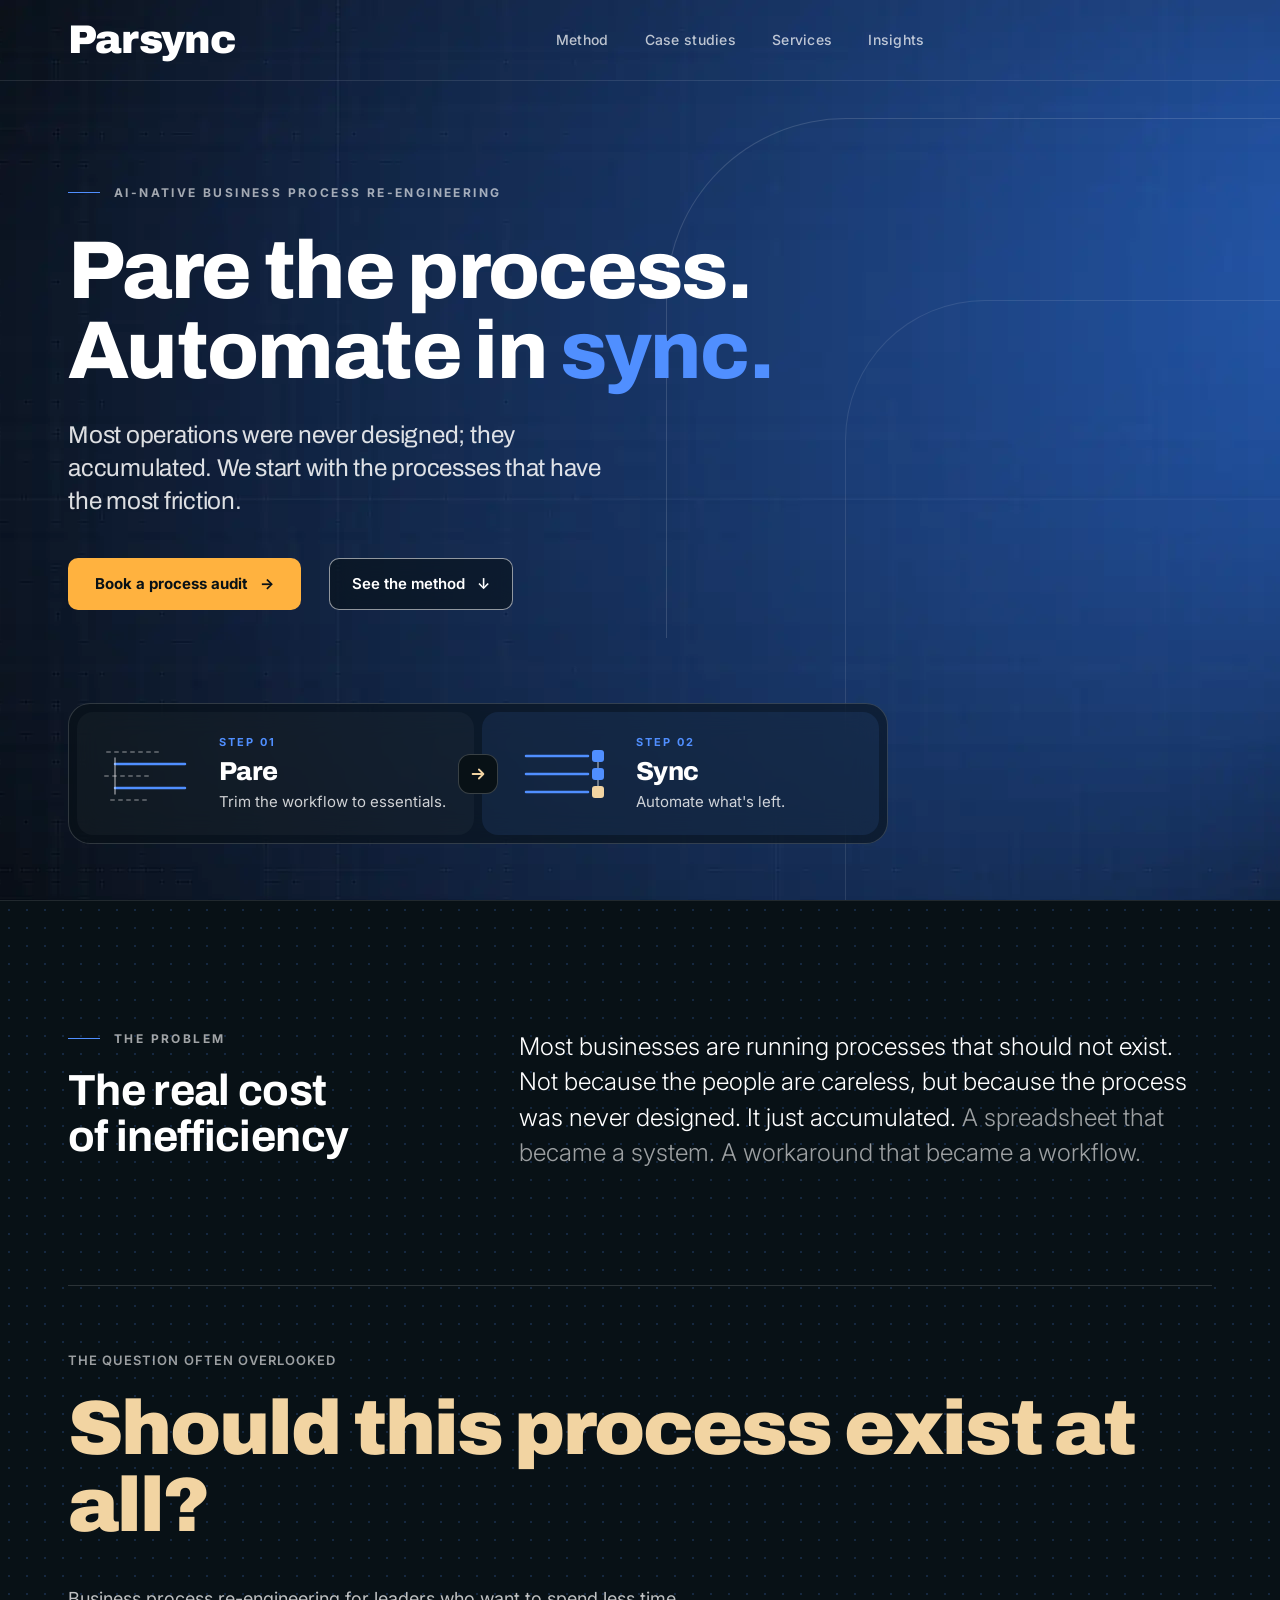
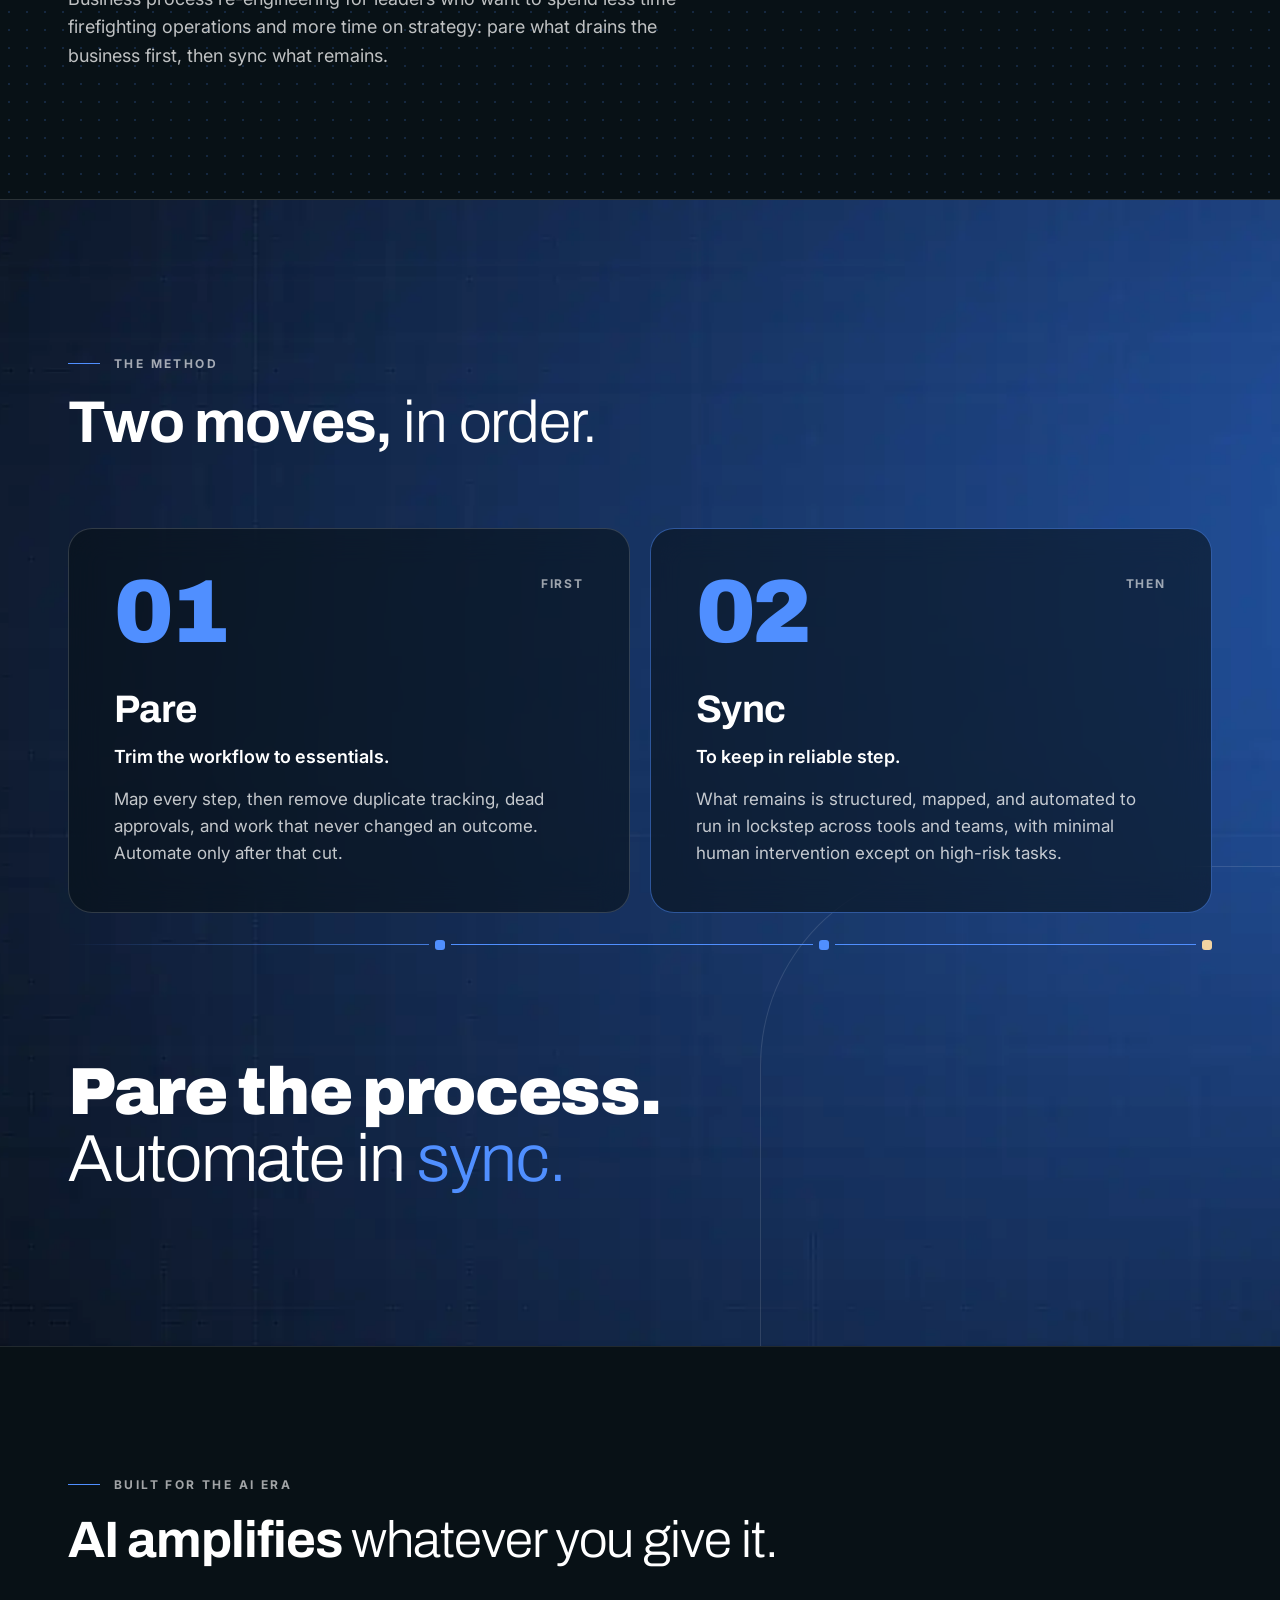
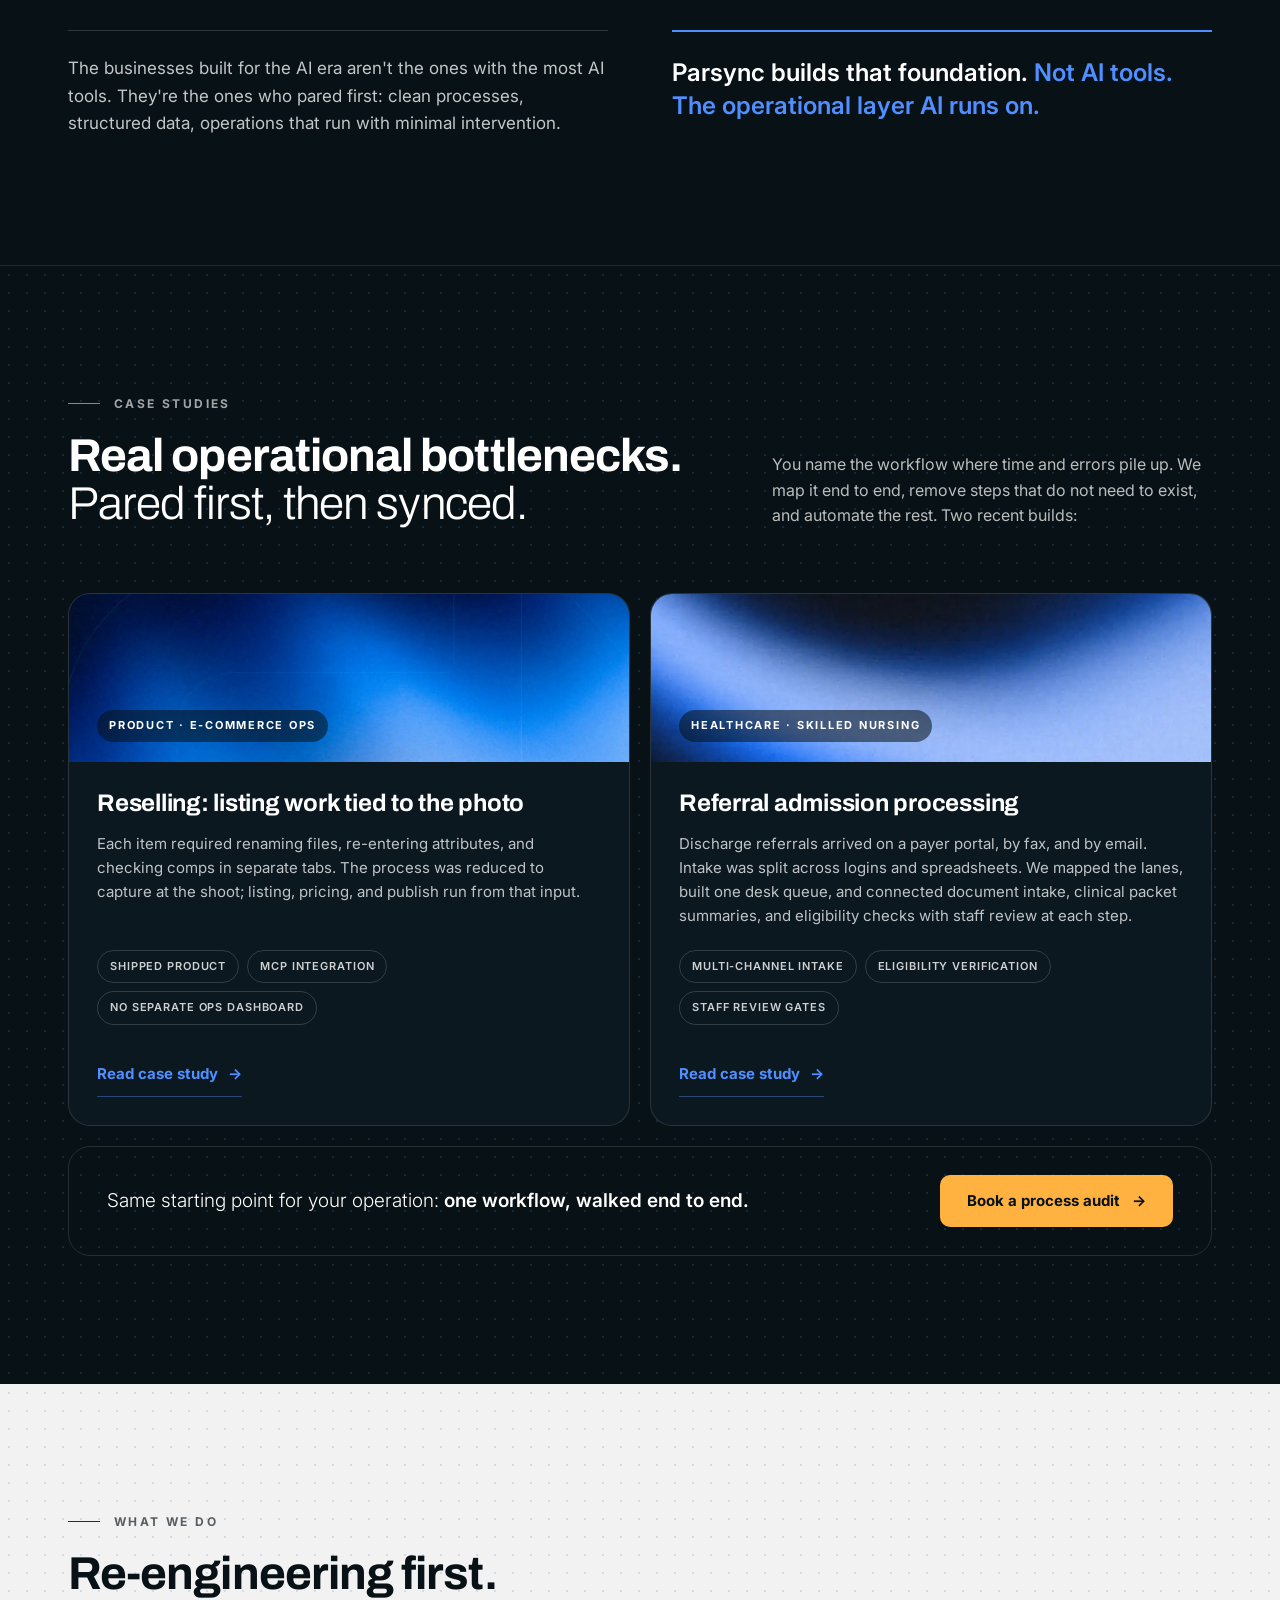
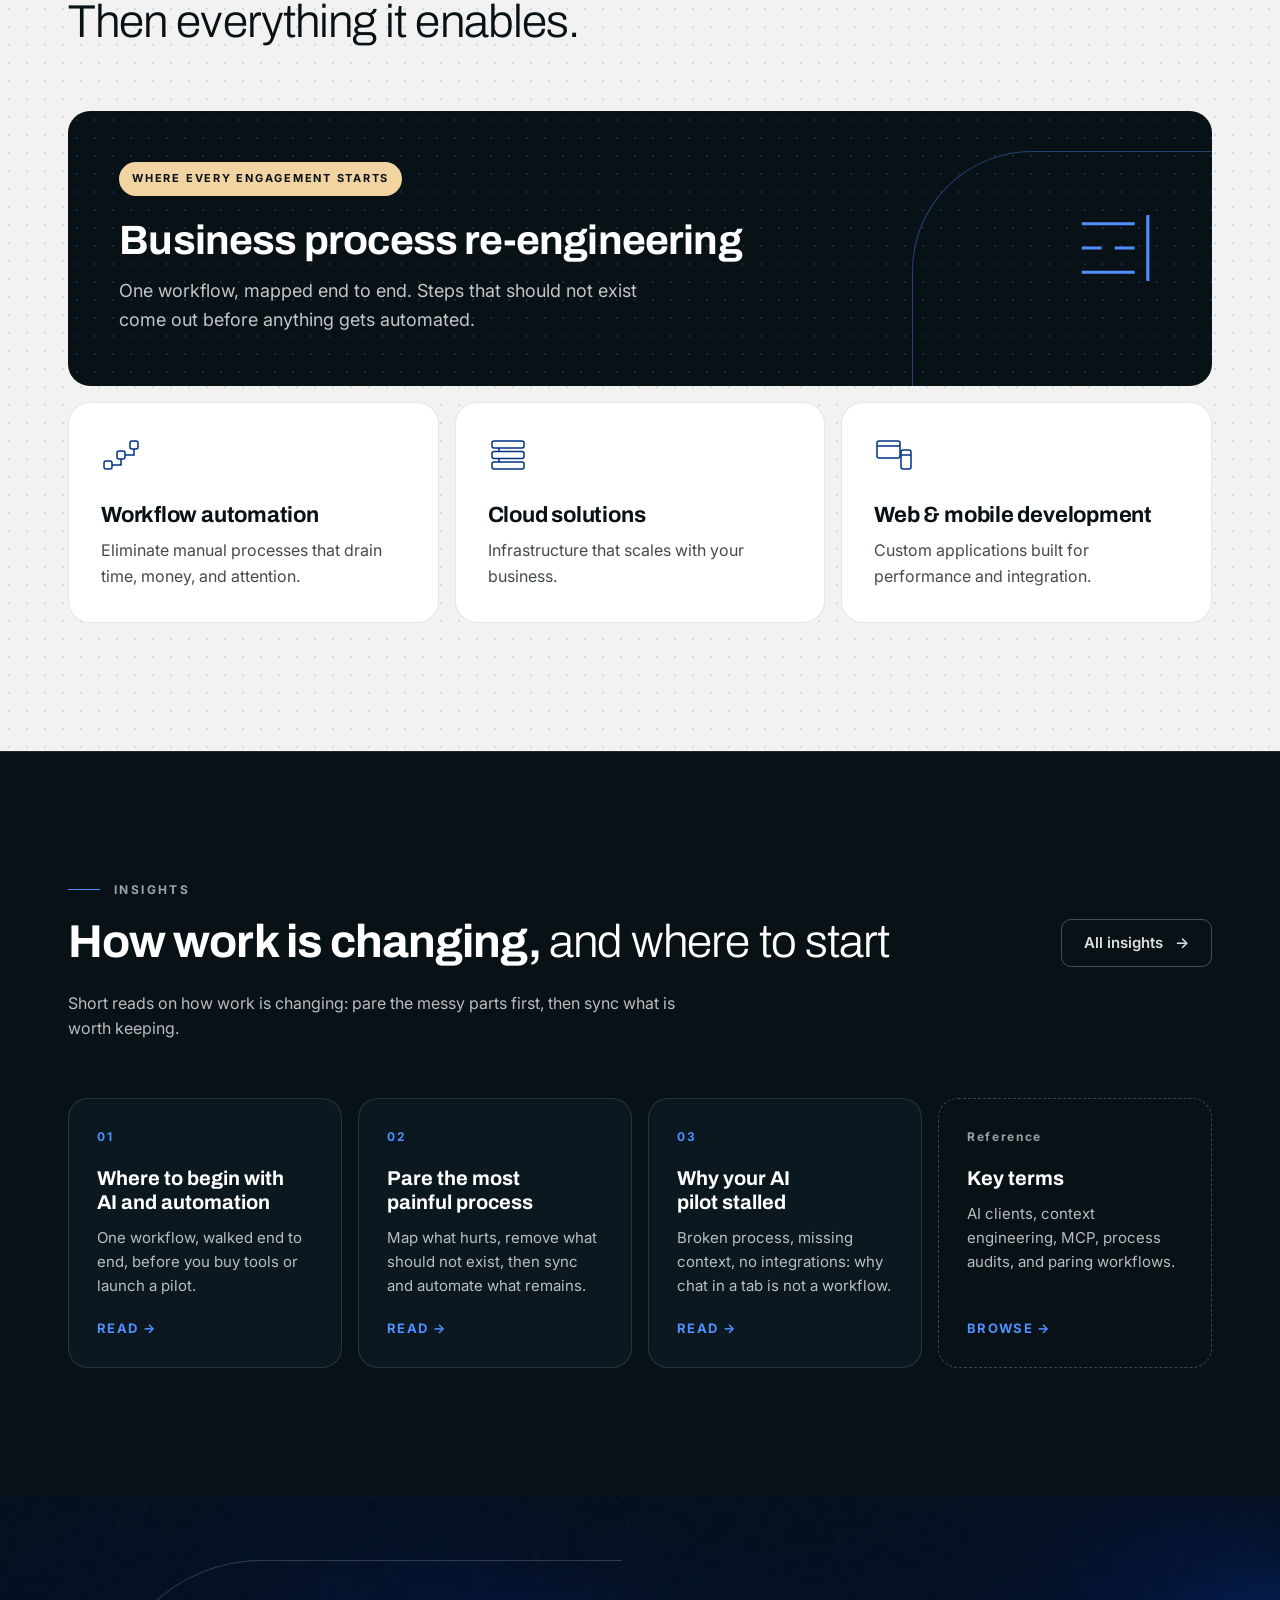
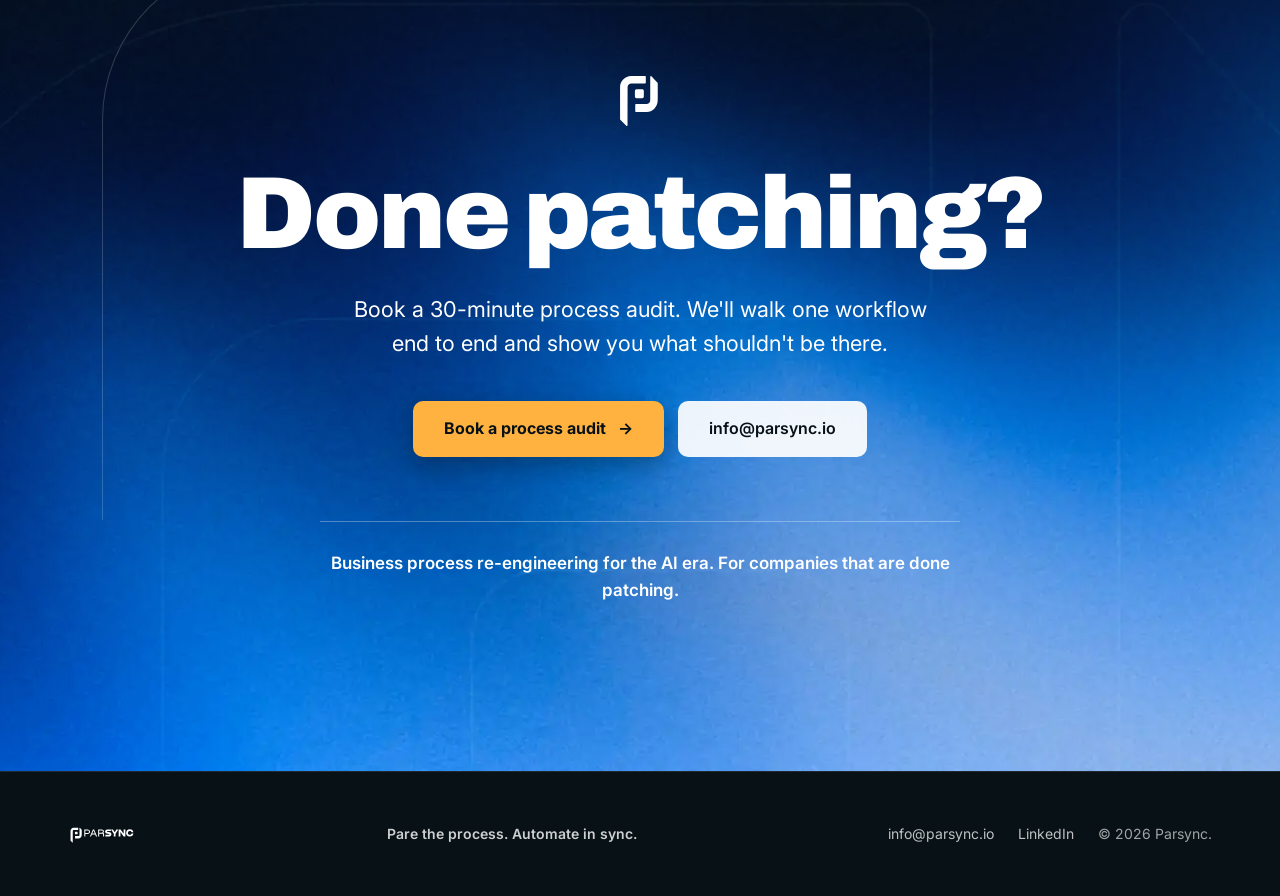
<file: index.html>
<!DOCTYPE html>
<html lang="en">
<head>
<meta charset="utf-8">
<meta name="viewport" content="width=device-width, initial-scale=1">
<title>Parsync | Pare the process. Automate in sync.</title>
<meta name="description" content="Business process re-engineering and automation for SMBs. We pare your operations to their essential form, then sync them to run themselves. You get the hours back for the work only you can do. The operational layer AI runs on.">
<link rel="canonical" href="https://parsync.io">
<meta name="color-scheme" content="dark">
<meta name="theme-color" content="#081116">

<meta property="og:type" content="website">
<meta property="og:site_name" content="Parsync">
<meta property="og:url" content="https://parsync.io">
<meta property="og:title" content="Parsync | Pare the process. Automate in sync.">
<meta property="og:description" content="Business process re-engineering and automation for SMBs. We pare your operations to their essential form, then sync them to run themselves. You get the hours back for the work only you can do. The operational layer AI runs on.">
<meta property="og:locale" content="en_US">

<meta name="twitter:card" content="summary">
<meta name="twitter:title" content="Parsync | Pare the process. Automate in sync.">
<meta name="twitter:description" content="Business process re-engineering and automation for SMBs. We pare your operations to their essential form, then sync them to run themselves. You get the hours back for the work only you can do. The operational layer AI runs on.">

<link rel="icon" href="assets/favicon.svg" type="image/svg+xml">

<link rel="preconnect" href="https://fonts.googleapis.com">
<link rel="preconnect" href="https://fonts.gstatic.com" crossorigin>
<link rel="stylesheet" href="https://fonts.googleapis.com/css2?family=Archivo:wght@300;400;700;800;900&family=Inter:wght@300;400;500;600;700&display=swap">
<link rel="preload" as="image" href="assets/bg-soft.webp" type="image/webp">

<style>
  /* ============================================================
     Parsync marketing site — design pass, October 2026.
     Source of truth: the "Parsync Landing Page Design Pass" canvas.

     Motion rule kept from the previous version: the RESOLVED page is
     the CSS default. Reveal transitions only apply inside `.js` AND
     prefers-reduced-motion:no-preference.
     ============================================================ */

  /* ---------- Tokens ---------- */
  :root{
    /* Brand */
    --navy:#081116;
    --surface:#0B1820;      /* cards on navy */
    --blue:#508FFF;         /* brand, structure, links, numbers */
    --blue-hover:#7CABFF;
    --deep:#003185;         /* accent on light surfaces */
    --paper:#F2F2F2;        /* light section */
    --white:#FFFFFF;

    /* Accents */
    --signal:#FFB23F;       /* primary CTA only. Navy text on it. */
    --sand:#F2D4A2;         /* quiet highlights: key line, tags, markers */

    /* Text on navy */
    --w-92:rgba(255,255,255,.92);
    --w-86:rgba(255,255,255,.86);
    --w-80:rgba(255,255,255,.80);
    --w-76:rgba(255,255,255,.76);
    --w-72:rgba(255,255,255,.72);
    --w-62:rgba(255,255,255,.62);

    /* Lines */
    --rule:rgba(255,255,255,.10);
    --edge:rgba(255,255,255,.16);
    --ghost:rgba(255,255,255,.26);

    /* Text on paper */
    --n-76:rgba(8,17,22,.76);
    --n-66:rgba(8,17,22,.66);
    --n-rule:rgba(8,17,22,.10);

    --display:Archivo,"Helvetica Neue",Helvetica,Arial,sans-serif;
    --text:Inter,-apple-system,BlinkMacSystemFont,"Segoe UI",Helvetica,Arial,sans-serif;

    --r-node:3px;
    --r-btn:10px;
    --r-card:22px;

    --gutter:clamp(20px,4vw,48px);
    --section-y:clamp(80px,10vw,136px);
  }

  /* ---------- Base ---------- */
  *,*::before,*::after{box-sizing:border-box}
  html{-webkit-text-size-adjust:100%}
  body{
    margin:0;
    background:var(--navy);
    color:var(--w-92);
    font-family:var(--text);
    font-size:17px;
    line-height:1.6;
    -webkit-font-smoothing:antialiased;
    overflow-x:hidden;
  }
  h1,h2,h3{margin:0;font-family:var(--display);color:var(--white);text-wrap:balance}
  p{margin:0}
  svg{display:block}
  a{color:var(--blue)}
  a:hover{color:var(--blue-hover)}
  :focus-visible{outline:2px solid var(--blue);outline-offset:3px;border-radius:2px}

  .display{font-family:var(--display)}
  .light{font-weight:300}
  .sr-only{position:absolute;width:1px;height:1px;padding:0;margin:-1px;overflow:hidden;clip:rect(0 0 0 0);white-space:nowrap;border:0}
  .skip{
    position:absolute;left:var(--gutter);top:.75rem;z-index:80;transform:translateY(-200%);
    background:var(--blue);color:var(--navy);padding:.7rem 1.1rem;border-radius:var(--r-btn);
    font-size:.875rem;font-weight:600;text-decoration:none;
  }
  .skip:focus{transform:none}

  /* ---------- Layout ---------- */
  .wrap{width:100%;max-width:1240px;margin:0 auto;padding-inline:var(--gutter)}
  .section{position:relative;padding-block:var(--section-y);border-top:1px solid var(--rule)}
  [id]{scroll-margin-top:24px}

  /* Backgrounds */
  .bg-soft{background:var(--navy) url(assets/bg-soft.webp) center/cover no-repeat}
  .bg-bright{background:var(--deep) url(assets/bg-bright.webp) center/cover no-repeat}
  .bg-arc{background:var(--navy) url(assets/bg-arc.webp) center 70%/cover no-repeat}
  .dots{background-image:radial-gradient(rgba(80,143,255,.18) 1px,transparent 1.3px);background-size:18px 18px}
  .dots-light{background-image:radial-gradient(rgba(0,49,133,.12) 1px,transparent 1.3px);background-size:18px 18px}
  .glass{background:rgba(8,17,22,.58);-webkit-backdrop-filter:blur(16px);backdrop-filter:blur(16px)}

  /* Structural line: one rounded corner, taken from the symbol */
  .line-corner{
    position:absolute;pointer-events:none;
    border-top:1px solid rgba(255,255,255,.14);border-left:1px solid rgba(255,255,255,.14);
  }

  /* ---------- Type pieces ---------- */
  .eyebrow{
    display:flex;align-items:center;gap:14px;
    font-family:var(--text);font-size:12px;font-weight:700;letter-spacing:.2em;text-transform:uppercase;
    color:var(--w-62);
  }
  .eyebrow::before{content:"";flex:none;width:32px;height:1px;background:var(--blue)}
  .section--paper .eyebrow{color:var(--n-66)}
  .section--paper .eyebrow::before{background:var(--deep)}

  .h2{font-size:clamp(30px,3.6vw,48px);line-height:1.04;font-weight:700;letter-spacing:-.02em;margin-top:20px}

  /* ---------- Buttons ---------- */
  .btn{
    display:inline-flex;align-items:center;gap:12px;min-height:52px;padding:0 26px;
    border-radius:var(--r-btn);border:1px solid transparent;
    font-family:var(--text);font-weight:700;font-size:15px;text-decoration:none;
    transition:filter 200ms ease,border-color 200ms ease,color 200ms ease;
  }
  .btn--signal{background:var(--signal);color:var(--navy)}
  .btn--signal:hover{color:var(--navy);filter:brightness(1.08) saturate(1.05)}
  .btn--ghost{border-color:var(--ghost);color:var(--w-86);font-weight:600;padding:0 22px}
  .btn--ghost:hover{border-color:var(--blue);color:var(--white)}
  .btn--glass{border-color:rgba(255,255,255,.55);color:var(--white)}
  .btn--light{background:rgba(255,255,255,.92);color:var(--navy);font-weight:600}
  .btn--light:hover{color:var(--navy);background:var(--white)}
  .btn--lg{min-height:56px;padding:0 30px;font-size:16px}

  .link-arrow{
    display:inline-flex;align-items:center;gap:10px;min-height:44px;
    font-weight:700;font-size:15px;color:var(--blue);text-decoration:none;
    border-bottom:1px solid rgba(80,143,255,.4);
  }

  .tag{
    display:inline-block;padding:7px 12px;border-radius:999px;
    font-family:var(--text);font-size:11px;font-weight:600;letter-spacing:.08em;text-transform:uppercase;
    border:1px solid var(--edge);color:var(--w-80);
  }
  .tag--sand{background:var(--sand);color:var(--navy);border-color:transparent;font-weight:700;letter-spacing:.16em}

  /* ---------- Hero ---------- */
  .hero{position:relative;min-height:max(640px,min(920px,100svh));display:flex;flex-direction:column;overflow:hidden}
  .hero .line-corner--a{left:52%;top:118px;width:760px;height:520px;border-top-left-radius:180px}
  .hero .line-corner--b{left:66%;top:300px;width:600px;height:700px;border-top-left-radius:140px;border-color:rgba(255,255,255,.10)}

  .nav{position:relative;z-index:2;border-bottom:1px solid var(--rule)}
  .nav__inner{display:flex;align-items:center;gap:32px;padding-block:18px}
  .wordmark{
    display:inline-flex;align-items:center;min-height:44px;
    font-family:var(--display);font-size:40px;line-height:1;font-weight:900;letter-spacing:-.02em;
    color:var(--white);text-decoration:none;
  }
  .wordmark:hover{color:var(--white)}
  .nav__links{flex-grow:1;display:flex;justify-content:center;gap:36px;font-size:14px;font-weight:500;letter-spacing:.02em}
  .nav__links a{display:inline-flex;align-items:center;min-height:44px;color:var(--w-72);text-decoration:none;transition:color 200ms ease}
  .nav__links a:hover{color:var(--white)}

  .hero__body{
    position:relative;z-index:1;flex-grow:1;display:flex;flex-direction:column;
    padding-top:clamp(56px,8vw,112px);padding-bottom:56px;
  }
  .hero h1{margin-top:28px;font-size:clamp(44px,6.4vw,92px);line-height:.98;font-weight:800;letter-spacing:-.02em}
  .hero h1 span{display:block}
  .hero h1 em{font-style:normal;color:var(--blue)}
  .hero__sub{
    margin-top:28px;max-width:560px;
    font-family:var(--display);font-size:clamp(20px,1.9vw,26px);line-height:1.35;letter-spacing:-.01em;color:var(--w-86);
  }
  .hero__actions{margin:40px 0 88px;display:flex;flex-wrap:wrap;align-items:center;gap:16px 28px}

  /* Pare → Sync strip */
  .steps{
    position:relative;margin-top:auto;align-self:flex-start;width:100%;max-width:820px;
    border:1px solid var(--edge);border-radius:var(--r-card);padding:8px;
    display:flex;flex-wrap:wrap;align-items:stretch;gap:8px;
  }
  .step{flex:1 1 300px;min-width:0;display:flex;align-items:center;gap:22px;padding:22px 24px;border-radius:16px;background:rgba(255,255,255,.03)}
  .step--sync{padding-left:36px;background:rgba(80,143,255,.10)}
  .step svg{flex:none;width:96px;height:64px;fill:none;stroke-linecap:round}
  .step__label{font-size:11px;font-weight:700;letter-spacing:.18em;text-transform:uppercase;color:var(--blue)}
  .step h2{margin-top:6px;font-size:26px;line-height:1.05;font-weight:800;letter-spacing:-.02em}
  .step p:last-child{margin-top:6px;font-size:15px;line-height:1.45;color:var(--w-80)}
  .steps__arrow{
    position:absolute;left:50%;top:50%;transform:translate(-50%,-50%);z-index:1;
    width:40px;height:40px;border-radius:12px;background:var(--navy);border:1px solid rgba(255,255,255,.2);
    display:flex;align-items:center;justify-content:center;
  }
  .steps__arrow svg{width:18px;height:18px;fill:none;stroke:var(--sand);stroke-width:2;stroke-linecap:round;stroke-linejoin:round}

  /* ---------- Problem + question ---------- */
  .problem{padding-block:clamp(80px,10vw,144px)}
  .problem__top{display:flex;flex-wrap:wrap;gap:40px 64px;align-items:flex-start}
  .problem__top > div{flex:1 1 300px;min-width:0}
  .problem__top h2{margin-top:20px;font-size:clamp(30px,3.4vw,44px);line-height:1.05;font-weight:700;letter-spacing:-.015em}
  .problem__lead{flex:2 1 520px;min-width:0;font-size:clamp(19px,1.9vw,26px);line-height:1.45;font-weight:300;color:var(--white)}
  .problem__lead span{color:rgba(255,255,255,.6)}
  .question{margin-top:clamp(72px,9vw,128px);padding-top:clamp(40px,5vw,64px);border-top:1px solid rgba(255,255,255,.14)}
  .question__kicker{font-size:13px;font-weight:600;letter-spacing:.08em;text-transform:uppercase;color:rgba(255,255,255,.6)}
  .question__ask{
    margin-top:20px;max-width:1080px;font-family:var(--display);
    font-size:clamp(40px,6vw,88px);line-height:1;font-weight:900;letter-spacing:-.025em;color:var(--sand);
  }
  .question__body{margin-top:40px;max-width:620px;font-size:18px;color:rgba(255,255,255,.74)}

  /* ---------- Method ---------- */
  .method{border-top-color:rgba(255,255,255,.14);overflow:hidden;padding-block:clamp(96px,12vw,168px)}
  .method .line-corner{right:-120px;bottom:-160px;width:640px;height:640px;border-top-left-radius:200px;border-color:rgba(255,255,255,.12)}
  .method h2{margin-top:20px;font-size:clamp(36px,4.6vw,64px);line-height:1;font-weight:700;letter-spacing:-.02em}
  .phases{margin-top:clamp(48px,6vw,80px);display:flex;flex-wrap:wrap;align-items:stretch;gap:20px}
  .phase{flex:1 1 380px;min-width:0;border:1px solid var(--edge);border-radius:24px;padding:clamp(28px,3.5vw,48px);display:flex;flex-direction:column}
  .phase--sync{border-color:rgba(80,143,255,.5)}
  .phase__top{display:flex;justify-content:space-between;align-items:flex-start}
  .phase__num{font-family:var(--display);font-size:clamp(64px,7vw,104px);line-height:.85;font-weight:900;letter-spacing:-.04em;color:var(--blue)}
  .phase__when{font-size:12px;font-weight:700;letter-spacing:.16em;text-transform:uppercase;color:rgba(255,255,255,.6)}
  .phase h3{margin-top:40px;font-size:clamp(30px,3vw,40px);line-height:1;font-weight:700;letter-spacing:-.015em}
  .phase__def{margin-top:14px;font-size:18px;font-weight:600;color:var(--white)}
  .phase__body{margin-top:14px;max-width:460px;color:var(--w-76)}
  .pared-line{margin-top:20px;display:flex;align-items:center;height:24px}
  .pared-line i{flex:1;height:1px;background:var(--blue)}
  .pared-line i:first-child{background:linear-gradient(90deg,rgba(80,143,255,0),rgba(80,143,255,.8))}
  .pared-line b{width:10px;height:10px;border-radius:var(--r-node);background:var(--blue);margin:0 6px}
  .pared-line b:last-child{background:var(--sand);margin-right:0}
  .tagline{
    margin-top:clamp(64px,8vw,112px);font-family:var(--display);
    font-size:clamp(36px,5.2vw,76px);line-height:1;letter-spacing:-.02em;color:var(--white);
  }
  .tagline span{display:block}
  .tagline span:first-child{font-weight:900}
  .tagline em{font-style:normal;color:var(--blue)}

  /* ---------- AI era ---------- */
  .ai h2{max-width:900px;font-size:clamp(32px,4vw,56px);line-height:1.02}
  .ai__grid{margin-top:clamp(40px,5vw,64px);display:grid;grid-template-columns:repeat(auto-fit,minmax(min(300px,100%),1fr));gap:32px 64px}
  .ai__grid p{padding-top:24px;border-top:1px solid var(--edge);color:var(--w-76)}
  .ai__grid p:last-child{border-top:2px solid var(--blue);font-size:clamp(20px,1.9vw,26px);line-height:1.35;font-weight:600;color:var(--white)}
  .ai__grid p:last-child span{color:var(--blue)}

  /* ---------- Section heads with side copy ---------- */
  .head-row{display:flex;flex-wrap:wrap;gap:24px 64px;align-items:flex-end;justify-content:space-between}
  .head-row > div{flex:1 1 520px;min-width:0}
  .head-row__aside{flex:1 1 340px;min-width:0;max-width:440px;font-size:16px;color:var(--w-72)}

  /* ---------- Case studies ---------- */
  .cases__grid{margin-top:clamp(40px,5vw,64px);display:grid;grid-template-columns:repeat(auto-fit,minmax(min(340px,100%),1fr));gap:20px}
  .case{background:var(--surface);border:1px solid rgba(255,255,255,.12);border-radius:var(--r-card);overflow:hidden;display:flex;flex-direction:column;transition:border-color 200ms ease}
  .case:hover{border-color:rgba(80,143,255,.55)}
  .case__strip{height:168px;display:flex;align-items:flex-end;padding:20px 28px}
  .case__strip span{
    padding:7px 12px;border-radius:999px;background:rgba(8,17,22,.55);
    font-size:11px;font-weight:700;letter-spacing:.16em;text-transform:uppercase;color:var(--white);
  }
  .case__body{padding:28px;display:flex;flex-direction:column;flex-grow:1}
  .case h3{font-size:24px;line-height:1.15;font-weight:700;letter-spacing:-.01em}
  .case__line{margin-top:14px;flex-grow:1;font-size:15px;color:rgba(255,255,255,.74)}
  .case__tags{margin-top:22px;display:flex;flex-wrap:wrap;gap:8px}
  .case .link-arrow{margin-top:28px;align-self:flex-start}
  .cases__close{
    margin-top:20px;border:1px solid rgba(255,255,255,.12);border-radius:var(--r-card);
    padding:28px clamp(24px,3vw,40px);display:flex;flex-wrap:wrap;gap:20px 32px;align-items:center;justify-content:space-between;
  }
  .cases__close p{font-size:19px;font-weight:300;color:var(--white)}
  .cases__close strong{font-weight:600}

  /* ---------- Services (paper) ---------- */
  .section--paper{background-color:var(--paper);color:var(--n-76);border-top:0}
  .section--paper h2,.section--paper h3{color:var(--navy)}
  .services h2{max-width:900px}
  .services__grid{margin-top:clamp(40px,5vw,64px);display:grid;grid-template-columns:repeat(3,minmax(0,1fr));gap:16px}
  .flagship{
    grid-column:1/-1;position:relative;overflow:hidden;background-color:var(--navy);border-radius:var(--r-card);
    padding:clamp(32px,4vw,56px);display:flex;flex-wrap:wrap;gap:28px 48px;align-items:center;justify-content:space-between;
  }
  .flagship .line-corner{right:-60px;top:40px;width:360px;height:360px;border-top-left-radius:120px;border-color:rgba(80,143,255,.4)}
  .flagship__copy{position:relative;flex:1 1 520px;min-width:0}
  .section--paper .flagship h3{margin-top:24px;font-size:clamp(28px,3.2vw,44px);line-height:1.02;font-weight:700;letter-spacing:-.02em;color:var(--white)}
  .flagship p{margin-top:16px;max-width:560px;font-size:18px;color:var(--w-76)}
  .flagship svg{position:relative;flex:none;width:88px;height:88px;fill:none;stroke:var(--blue);stroke-width:1.4}
  .service{background:var(--white);border:1px solid var(--n-rule);border-radius:var(--r-card);padding:32px;transition:border-color 200ms ease}
  .service:hover{border-color:var(--blue)}
  .service svg{width:40px;height:40px;fill:none;stroke:var(--deep);stroke-width:1.5}
  .service h3{margin-top:28px;font-size:22px;line-height:1.15;font-weight:700;letter-spacing:-.01em}
  .service p{margin-top:10px;font-size:16px}

  /* ---------- Insights ---------- */
  .insights__intro{margin-top:24px;max-width:620px;font-size:16px;color:var(--w-72)}
  .insights__grid{margin-top:clamp(40px,5vw,56px);display:grid;grid-template-columns:repeat(auto-fit,minmax(min(240px,100%),1fr));gap:16px}
  .insight{
    display:flex;flex-direction:column;min-height:260px;padding:28px;border-radius:20px;
    border:1px solid rgba(255,255,255,.12);background:var(--surface);color:inherit;text-decoration:none;
    transition:border-color 200ms ease;
  }
  .insight:hover{color:inherit;border-color:rgba(80,143,255,.55)}
  .insight--ref{border-style:dashed;border-color:rgba(255,255,255,.22);background:transparent}
  .insight__num{font-size:12px;font-weight:700;letter-spacing:.14em;color:var(--blue)}
  .insight--ref .insight__num{color:rgba(255,255,255,.6)}
  .insight h3{margin-top:20px;font-size:20px;line-height:1.2;font-weight:700}
  .insight p{margin-top:12px;flex-grow:1;font-size:15px;color:var(--w-72)}
  .insight__cta{margin-top:20px;font-size:13px;font-weight:700;letter-spacing:.1em;text-transform:uppercase;color:var(--blue)}

  /* ---------- Closing CTA ---------- */
  .cta{position:relative;overflow:hidden}
  .cta::before{content:"";position:absolute;inset:0;pointer-events:none;background:linear-gradient(180deg,rgba(8,17,22,.55) 0%,rgba(8,17,22,.15) 55%,rgba(8,17,22,0) 100%)}
  .cta .line-corner{left:8%;top:64px;width:520px;height:560px;border-top-left-radius:160px;border-color:rgba(255,255,255,.18)}
  .cta__inner{position:relative;padding-block:clamp(104px,13vw,184px);text-align:center;display:flex;flex-direction:column;align-items:center}
  .cta__mark{width:72px;height:72px}
  .cta h2{margin-top:32px;font-size:clamp(52px,8vw,120px);line-height:.95;font-weight:900;letter-spacing:-.03em}
  .cta__lead{margin-top:28px;max-width:600px;font-size:clamp(18px,1.7vw,22px);color:var(--white)}
  .cta__actions{margin-top:40px;display:flex;flex-wrap:wrap;justify-content:center;gap:14px}
  .cta .btn--signal{box-shadow:0 8px 24px rgba(8,17,22,.35)}
  .cta__close{margin-top:64px;padding-top:28px;border-top:1px solid rgba(255,255,255,.3);max-width:640px;font-size:17px;font-weight:600;color:var(--white)}

  /* ---------- Footer ---------- */
  .footer{border-top:1px solid var(--rule)}
  .footer__inner{padding-block:40px;display:flex;flex-wrap:wrap;gap:20px 40px;align-items:center;justify-content:space-between;font-size:14px;color:var(--w-62)}
  .footer__logo{display:inline-flex;align-items:center;min-height:44px}
  .footer__logo img{height:22px;width:auto;display:block}
  .footer__tagline{font-weight:600;color:var(--w-80)}
  .footer__meta{display:flex;flex-wrap:wrap;gap:4px 24px;align-items:center}
  .footer__meta a{display:inline-flex;align-items:center;min-height:44px;color:rgba(255,255,255,.74);text-decoration:none}
  .footer__meta a:hover{color:var(--white)}

  /* ---------- Small screens ---------- */
  @media (max-width:860px){
    .nav__links,.steps__arrow{display:none}
    .step--sync{padding-left:24px}
    .services__grid{grid-template-columns:minmax(0,1fr)}
    .hero .line-corner{display:none}
  }

  /* ============================================================
     Motion. Enhancement only.
     ============================================================ */
  @media (prefers-reduced-motion:no-preference){
    html{scroll-behavior:smooth}
    .js .reveal{opacity:0;transform:translateY(14px);transition:opacity 320ms ease-out,transform 320ms ease-out}
    .js .reveal.is-in{opacity:1;transform:none}
  }
  @media (prefers-reduced-motion:reduce){
    *,*::before,*::after{animation-duration:.01ms !important;animation-iteration-count:1 !important;transition-duration:.01ms !important;scroll-behavior:auto !important}
  }
</style>
<script>document.documentElement.classList.add("js");</script>
</head>

<body>
<a class="skip" href="#main">Skip to main content</a>

<main id="main">
  <!-- 1. Hero -->
  <section class="hero bg-soft" aria-labelledby="hero-title">
    <div class="line-corner line-corner--a" aria-hidden="true"></div>
    <div class="line-corner line-corner--b" aria-hidden="true"></div>

    <header class="nav">
      <div class="wrap nav__inner">
        <a class="wordmark" href="#top" aria-label="Parsync, back to top">Parsync</a>
        <nav class="nav__links" aria-label="Primary">
          <a href="#method">Method</a>
          <a href="#case-studies">Case studies</a>
          <a href="#services">Services</a>
          <a href="#insights">Insights</a>
        </nav>
      </div>
    </header>

    <div class="wrap hero__body" id="top">
      <p class="eyebrow">AI-native business process re-engineering</p>
      <h1 id="hero-title">
        <span>Pare the process.</span>
        <span>Automate in <em>sync.</em></span>
      </h1>
      <p class="hero__sub">Most operations were never designed; they accumulated. We start with the processes that have the most friction.</p>

      <div class="hero__actions">
        <a class="btn btn--signal" data-audit-link href="https://calendar.app.google/tk7x2NYHYPZq2wYJ7">Book a process audit <span aria-hidden="true">&#8594;</span></a>
        <a class="btn btn--ghost btn--glass glass" href="#method">See the method <span aria-hidden="true">&#8595;</span></a>
      </div>

      <div class="steps glass" aria-label="How we work">
        <article class="step">
          <svg viewBox="0 0 96 64" aria-hidden="true">
            <path d="M6 10h52" stroke="rgba(255,255,255,.28)" stroke-width="2" stroke-dasharray="3 5"/>
            <path d="M14 22h70" stroke="#508FFF" stroke-width="2.5"/>
            <path d="M4 34h44" stroke="rgba(255,255,255,.28)" stroke-width="2" stroke-dasharray="3 5"/>
            <path d="M14 46h70" stroke="#508FFF" stroke-width="2.5"/>
            <path d="M10 58h36" stroke="rgba(255,255,255,.28)" stroke-width="2" stroke-dasharray="3 5"/>
            <path d="M14 16v36" stroke="rgba(255,255,255,.5)" stroke-width="1.5"/>
          </svg>
          <div>
            <p class="step__label">Step 01</p>
            <h2>Pare</h2>
            <p>Trim the workflow to essentials.</p>
          </div>
        </article>

        <div class="steps__arrow" aria-hidden="true">
          <svg viewBox="0 0 20 20"><path d="M4 10h11M11 5l5 5-5 5"/></svg>
        </div>

        <article class="step step--sync">
          <svg viewBox="0 0 96 64" aria-hidden="true">
            <path d="M8 14h62M8 32h62M8 50h62" stroke="#508FFF" stroke-width="2.5"/>
            <path d="M80 14v36" stroke="rgba(255,255,255,.5)" stroke-width="1.5"/>
            <rect x="74" y="8" width="12" height="12" rx="3" fill="#508FFF"/>
            <rect x="74" y="26" width="12" height="12" rx="3" fill="#508FFF"/>
            <rect x="74" y="44" width="12" height="12" rx="3" fill="#F2D4A2"/>
          </svg>
          <div>
            <p class="step__label">Step 02</p>
            <h2>Sync</h2>
            <p>Automate what's left.</p>
          </div>
        </article>
      </div>
    </div>
  </section>

  <!-- 2. Problem + question -->
  <section class="section problem dots" aria-labelledby="problem-title">
    <div class="wrap reveal">
      <div class="problem__top">
        <div>
          <p class="eyebrow">The problem</p>
          <h2 id="problem-title">The real cost of inefficiency</h2>
        </div>
        <p class="problem__lead">Most businesses are running processes that should not exist. Not because the people are careless, but because the process was never designed. It just accumulated. <span>A spreadsheet that became a system. A workaround that became a workflow.</span></p>
      </div>

      <div class="question">
        <p class="question__kicker">The question often overlooked</p>
        <p class="question__ask">Should this process exist at all?</p>
        <p class="question__body">Business process re-engineering for leaders who want to spend less time firefighting operations and more time on strategy: pare what drains the business first, then sync what remains.</p>
      </div>
    </div>
  </section>

  <!-- 3. Method -->
  <section class="section method bg-soft" id="method" aria-labelledby="method-title">
    <div class="line-corner" aria-hidden="true"></div>
    <div class="wrap reveal" style="position:relative">
      <p class="eyebrow">The method</p>
      <h2 id="method-title">Two moves, <span class="light">in order.</span></h2>

      <div class="phases">
        <article class="phase glass">
          <div class="phase__top">
            <span class="phase__num">01</span>
            <span class="phase__when">First</span>
          </div>
          <h3>Pare</h3>
          <p class="phase__def">Trim the workflow to essentials.</p>
          <p class="phase__body">Map every step, then remove duplicate tracking, dead approvals, and work that never changed an outcome. Automate only after that cut.</p>
        </article>

        <article class="phase phase--sync glass">
          <div class="phase__top">
            <span class="phase__num">02</span>
            <span class="phase__when">Then</span>
          </div>
          <h3>Sync</h3>
          <p class="phase__def">To keep in reliable step.</p>
          <p class="phase__body">What remains is structured, mapped, and automated to run in lockstep across tools and teams, with minimal human intervention except on high-risk tasks.</p>
        </article>
      </div>

      <div class="pared-line" aria-hidden="true"><i></i><b></b><i></i><b></b><i></i><b></b></div>

      <p class="tagline"><span>Pare the process.</span><span class="light">Automate in <em>sync.</em></span></p>
    </div>
  </section>

  <!-- 4. The AI era -->
  <section class="section ai" aria-labelledby="ai-title">
    <div class="wrap reveal">
      <p class="eyebrow">Built for the AI era</p>
      <h2 class="h2" id="ai-title">AI amplifies <span class="light">whatever you give it.</span></h2>
      <div class="ai__grid">
        <p>The businesses built for the AI era aren't the ones with the most AI tools. They're the ones who pared first: clean processes, structured data, operations that run with minimal intervention.</p>
        <p>Parsync builds that foundation. <span>Not AI tools. The operational layer AI runs on.</span></p>
      </div>
    </div>
  </section>

  <!-- 5. Case studies -->
  <section class="section dots" id="case-studies" aria-labelledby="cases-title">
    <div class="wrap reveal">
      <div class="head-row">
        <div>
          <p class="eyebrow">Case studies</p>
          <h2 class="h2" id="cases-title">Real operational bottlenecks. <span class="light">Pared first, then synced.</span></h2>
        </div>
        <p class="head-row__aside">You name the workflow where time and errors pile up. We map it end to end, remove steps that do not need to exist, and automate the rest. Two recent builds:</p>
      </div>

      <div class="cases__grid">
        <article class="case">
          <div class="case__strip bg-bright"><span>Product · E-commerce ops</span></div>
          <div class="case__body">
            <h3>Reselling: listing work tied to the photo</h3>
            <p class="case__line">Each item required renaming files, re-entering attributes, and checking comps in separate tabs. The process was reduced to capture at the shoot; listing, pricing, and publish run from that input.</p>
            <div class="case__tags" aria-label="Scope">
              <span class="tag">Shipped product</span>
              <span class="tag">MCP integration</span>
              <span class="tag">No separate ops dashboard</span>
            </div>
            <a class="link-arrow" href="/fliptide">Read case study <span aria-hidden="true">&#8594;</span></a>
          </div>
        </article>

        <article class="case">
          <div class="case__strip bg-arc"><span>Healthcare · Skilled nursing</span></div>
          <div class="case__body">
            <h3>Referral admission processing</h3>
            <p class="case__line">Discharge referrals arrived on a payer portal, by fax, and by email. Intake was split across logins and spreadsheets. We mapped the lanes, built one desk queue, and connected document intake, clinical packet summaries, and eligibility checks with staff review at each step.</p>
            <div class="case__tags" aria-label="Scope">
              <span class="tag">Multi-channel intake</span>
              <span class="tag">Eligibility verification</span>
              <span class="tag">Staff review gates</span>
            </div>
            <a class="link-arrow" href="/skilled-nursing-referrals">Read case study <span aria-hidden="true">&#8594;</span></a>
          </div>
        </article>
      </div>

      <div class="cases__close">
        <p>Same starting point for your operation: <strong>one workflow, walked end to end.</strong></p>
        <a class="btn btn--signal" data-audit-link href="https://calendar.app.google/tk7x2NYHYPZq2wYJ7">Book a process audit <span aria-hidden="true">&#8594;</span></a>
      </div>
    </div>
  </section>

  <!-- 6. Services -->
  <section class="section section--paper dots-light services" id="services" aria-labelledby="services-title">
    <div class="wrap reveal">
      <p class="eyebrow">What we do</p>
      <h2 class="h2" id="services-title">Re-engineering first. <span class="light">Then everything it enables.</span></h2>

      <div class="services__grid">
        <article class="flagship dots">
          <div class="line-corner" aria-hidden="true"></div>
          <div class="flagship__copy">
            <span class="tag tag--sand">Where every engagement starts</span>
            <h3>Business process re-engineering</h3>
            <p>One workflow, mapped end to end. Steps that should not exist come out before anything gets automated.</p>
          </div>
          <svg viewBox="0 0 40 40" aria-hidden="true"><path d="M4 9h24M4 20h9M19 20h9M4 31h24"/><path d="M34 5v30"/></svg>
        </article>

        <article class="service">
          <svg viewBox="0 0 40 40" aria-hidden="true"><rect x="3" y="26" width="8" height="8" rx="2"/><rect x="16" y="16" width="8" height="8" rx="2"/><rect x="29" y="6" width="8" height="8" rx="2"/><path d="M11 30h9v-6M24 20h9v-6"/></svg>
          <h3>Workflow automation</h3>
          <p>Eliminate manual processes that drain time, money, and attention.</p>
        </article>
        <article class="service">
          <svg viewBox="0 0 40 40" aria-hidden="true"><rect x="4" y="6" width="32" height="7" rx="2"/><rect x="4" y="16.5" width="32" height="7" rx="2"/><rect x="4" y="27" width="32" height="7" rx="2"/><path d="M11 13v3.5M11 23.5v3.5"/></svg>
          <h3>Cloud solutions</h3>
          <p>Infrastructure that scales with your business.</p>
        </article>
        <article class="service">
          <svg viewBox="0 0 40 40" aria-hidden="true"><rect x="3" y="6" width="23" height="17" rx="2"/><path d="M3 11h23"/><rect x="27" y="15" width="10" height="19" rx="2"/><path d="M27 20h10"/></svg>
          <h3>Web &amp; mobile development</h3>
          <p>Custom applications built for performance and integration.</p>
        </article>
      </div>
    </div>
  </section>

  <!-- 7. Insights -->
  <section class="section" id="insights" aria-labelledby="insights-title">
    <div class="wrap reveal">
      <div class="head-row">
        <div>
          <p class="eyebrow">Insights</p>
          <h2 class="h2" id="insights-title">How work is changing, <span class="light">and where to start</span></h2>
        </div>
        <a class="btn btn--ghost" href="/blog/" style="min-height:48px">All insights <span aria-hidden="true">&#8594;</span></a>
      </div>
      <p class="insights__intro">Short reads on how work is changing: pare the messy parts first, then sync what is worth keeping.</p>

      <div class="insights__grid">
        <a class="insight" href="/blog/where-to-begin-with-ai-and-automation.html">
          <span class="insight__num">01</span>
          <h3>Where to begin with AI and automation</h3>
          <p>One workflow, walked end to end, before you buy tools or launch a pilot.</p>
          <span class="insight__cta">Read &#8594;</span>
        </a>
        <a class="insight" href="/blog/should-this-process-exist.html">
          <span class="insight__num">02</span>
          <h3>Pare the most painful process</h3>
          <p>Map what hurts, remove what should not exist, then sync and automate what remains.</p>
          <span class="insight__cta">Read &#8594;</span>
        </a>
        <a class="insight" href="/blog/why-your-ai-pilot-stalled.html">
          <span class="insight__num">03</span>
          <h3>Why your AI pilot stalled</h3>
          <p>Broken process, missing context, no integrations: why chat in a tab is not a workflow.</p>
          <span class="insight__cta">Read &#8594;</span>
        </a>
        <a class="insight insight--ref" href="/blog/glossary.html">
          <span class="insight__num">Reference</span>
          <h3>Key terms</h3>
          <p>AI clients, context engineering, MCP, process audits, and paring workflows.</p>
          <span class="insight__cta">Browse &#8594;</span>
        </a>
      </div>
    </div>
  </section>

  <!-- 8. Closing CTA -->
  <section class="cta bg-bright" id="contact" aria-labelledby="cta-title">
    <div class="line-corner" aria-hidden="true"></div>
    <div class="wrap cta__inner reveal">
      <img class="cta__mark" src="assets/symbol-white.svg" alt="" width="72" height="72">
      <h2 id="cta-title">Done patching?</h2>
      <p class="cta__lead">Book a 30-minute process audit. We'll walk one workflow end to end and show you what shouldn't be there.</p>
      <div class="cta__actions">
        <a class="btn btn--signal btn--lg" data-audit-link href="https://calendar.app.google/tk7x2NYHYPZq2wYJ7">Book a process audit <span aria-hidden="true">&#8594;</span></a>
        <a class="btn btn--light btn--lg" href="mailto:info@parsync.io">info@parsync.io</a>
      </div>
      <p class="cta__close">Business process re-engineering for the AI era. For companies that are done patching.</p>
    </div>
  </section>
</main>

<footer class="footer">
  <div class="wrap footer__inner">
    <a class="footer__logo" href="#top" aria-label="Parsync, back to top"><img src="assets/logo-white.svg" alt="Parsync" width="67" height="22"></a>
    <p class="footer__tagline">Pare the process. Automate in sync.</p>
    <div class="footer__meta">
      <a href="mailto:info@parsync.io">info@parsync.io</a>
      <a href="https://linkedin.com/company/parsync">LinkedIn</a>
      <span>&#169; 2026 Parsync.</span>
    </div>
  </div>
</footer>

<script>
(function () {
  "use strict";

  /* Single place to change the booking destination. */
  var PROCESS_AUDIT_URL = "https://calendar.app.google/tk7x2NYHYPZq2wYJ7";
  var audits = document.querySelectorAll("[data-audit-link]");
  for (var i = 0; i < audits.length; i++) audits[i].href = PROCESS_AUDIT_URL;

  var reduced = window.matchMedia("(prefers-reduced-motion: reduce)");

  /* Anchor scrolling that also moves focus for keyboard and screen reader users */
  document.addEventListener("click", function (event) {
    var link = event.target.closest ? event.target.closest('a[href^="#"]') : null;
    if (!link) return;
    var id = link.getAttribute("href").slice(1);
    var target = id ? document.getElementById(id) : null;
    if (!target) return;

    event.preventDefault();
    target.scrollIntoView({ behavior: reduced.matches ? "auto" : "smooth", block: "start" });
    if (!target.hasAttribute("tabindex")) target.setAttribute("tabindex", "-1");
    target.focus({ preventScroll: true });
    history.replaceState(null, "", "#" + id);
  });

  /* Subtle reveals, purely an enhancement */
  var reveals = document.querySelectorAll(".reveal");
  if (!("IntersectionObserver" in window) || reduced.matches) {
    for (var j = 0; j < reveals.length; j++) reveals[j].classList.add("is-in");
    return;
  }
  var observer = new IntersectionObserver(function (entries) {
    entries.forEach(function (entry) {
      if (!entry.isIntersecting) return;
      entry.target.classList.add("is-in");
      observer.unobserve(entry.target);
    });
  }, { rootMargin: "0px 0px -72px 0px", threshold: 0 });
  /* threshold 0 keeps this independent of section height */
  for (var k = 0; k < reveals.length; k++) observer.observe(reveals[k]);
})();
</script>
</body>
</html>
</file>
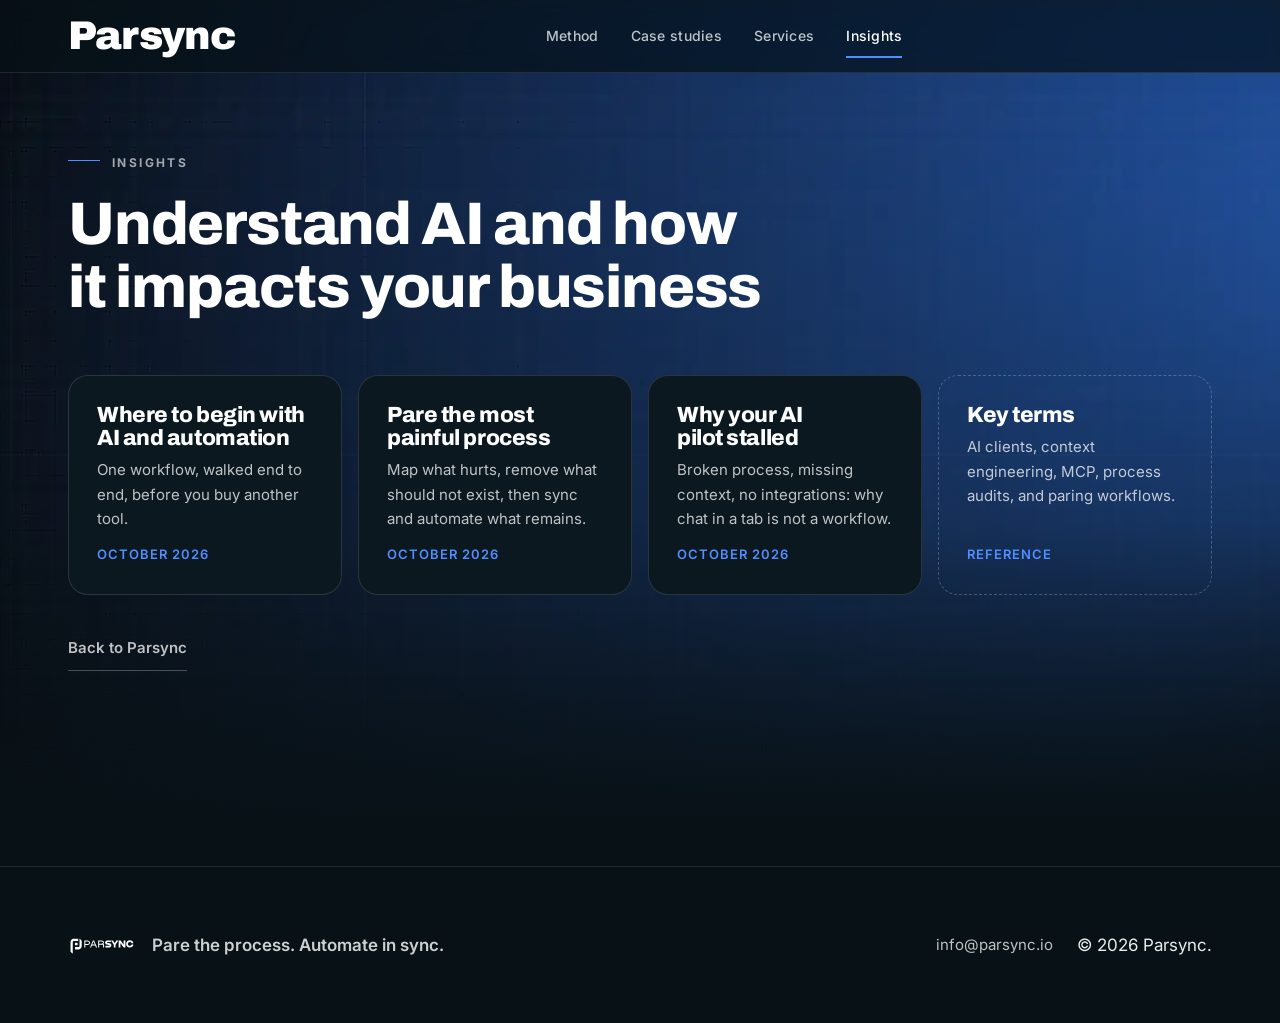
<file: blog/index.html>
<!DOCTYPE html>
<html lang="en">
<head>
<meta charset="utf-8">
<meta name="viewport" content="width=device-width, initial-scale=1">
<title>Insights | Parsync</title>
<meta name="description" content="Understand AI and how it impacts your business: paring operations first, AI clients as workflow multipliers, and practical notes for owners and operators.">
<link rel="canonical" href="https://parsync.io/blog/">
<meta name="color-scheme" content="dark">
<meta name="theme-color" content="#081116">
<link rel="icon" href="/assets/favicon.svg" type="image/svg+xml">
<link rel="preconnect" href="https://fonts.googleapis.com">
<link rel="preconnect" href="https://fonts.gstatic.com" crossorigin>
<link rel="stylesheet" href="https://fonts.googleapis.com/css2?family=Archivo:wght@300;400;700;800;900&family=Inter:wght@300;400;500;600;700&display=swap">
<style>
  :root{
    --navy:#081116;--blue:#508FFF;--blue-tint:#7CABFF;--white:#FFFFFF;
    --w-92:rgba(255,255,255,.92);--w-72:rgba(255,255,255,.72);--w-58:rgba(255,255,255,.58);
    --rule:rgba(255,255,255,.14);--rule-strong:rgba(255,255,255,.26);
    --display:Archivo,"Helvetica Neue",Helvetica,Arial,sans-serif;
    --text:Inter,-apple-system,BlinkMacSystemFont,"Segoe UI",Helvetica,Arial,sans-serif;
    --t-hero:clamp(2.25rem,5.5vw,3.75rem);--t-m:clamp(1.75rem,3.6vw,2.75rem);
    --radius:4px;--nav-h:112px;--gutter:clamp(1.25rem,4vw,3rem);
    --section-y:clamp(4.5rem,9vw,8rem);
  }
  @media (min-width:48rem){ :root{ --nav-h:70px; } }
  *,*::before,*::after{box-sizing:border-box}
  body{margin:0;background:var(--navy);color:var(--w-92);font-family:var(--text);font-size:1.0625rem;line-height:1.65;-webkit-font-smoothing:antialiased}
  h1,h2{margin:0;font-family:var(--display);font-weight:800;letter-spacing:-.033em;line-height:1.05;color:var(--white);text-wrap:balance}
  p{margin:0}a{color:inherit}
  :focus-visible{outline:2px solid var(--blue);outline-offset:3px;border-radius:2px}
  .skip{position:absolute;left:var(--gutter);top:.75rem;z-index:80;transform:translateY(-200%);background:var(--blue);color:var(--navy);padding:.7rem 1.1rem;border-radius:var(--radius);font-size:.875rem;font-weight:600;text-decoration:none}
  .skip:focus{transform:none}
  .wrap{width:100%;max-width:1220px;margin:0 auto;padding-inline:var(--gutter)}
  [id]{scroll-margin-top:calc(var(--nav-h) + 1.5rem)}
  .eyebrow{display:flex;align-items:flex-start;gap:.75rem;margin:0;font-size:.75rem;font-weight:600;letter-spacing:.16em;text-transform:uppercase;color:var(--w-58)}
  .eyebrow::before{content:"";flex:none;width:28px;height:1px;margin-top:.6em;background:var(--blue)}
  .btn{display:inline-flex;align-items:center;justify-content:center;min-height:48px;padding:.6rem 1.5rem;font-size:.9375rem;font-weight:600;text-decoration:none;border-radius:var(--radius);background:var(--blue);color:var(--navy)}
  .btn:hover{background:var(--blue-tint)}
  .btn--nav{min-height:44px;padding:.4rem 1.1rem;font-size:.875rem}
  .link-quiet{display:inline-flex;align-items:center;min-height:44px;color:var(--w-72);text-decoration:none;border-bottom:1px solid var(--rule-strong);font-size:.9375rem;font-weight:600}
  .link-quiet:hover{color:var(--white);border-color:var(--blue)}
  .nav{position:sticky;top:0;z-index:60;background:var(--navy);border-bottom:1px solid var(--rule)}
  .nav__inner{display:grid;grid-template-columns:1fr auto;align-items:center;gap:.4rem 1rem;padding-block:.5rem}
  .wordmark{font-family:var(--display);font-size:1.3125rem;font-weight:800;letter-spacing:-.035em;color:var(--white);text-decoration:none}
  .nav__links{grid-column:1 / -1;grid-row:2;display:flex;flex-wrap:wrap;align-items:center;gap:1rem 1.25rem}
  .nav__links a{display:inline-flex;align-items:center;min-height:44px;font-size:.875rem;font-weight:600;color:var(--w-72);text-decoration:none}
  .nav__links a:hover,.nav__links a[aria-current="page"]{color:var(--white)}
  @media (min-width:48rem){
    .nav__inner{grid-template-columns:auto 1fr auto;padding-block:.6rem}
    .nav__inner .wordmark,.nav__inner .btn--nav,.nav__links{grid-row:1}
    .nav__inner .btn--nav{grid-column:3}
    .nav__links{grid-column:2;justify-content:center;gap:2rem}
  }
  .hero{padding-block:clamp(3rem,8vw,5rem)}
  .hero h1{margin-top:1.25rem;font-size:var(--t-hero);max-width:28ch}
  .hero__sub{margin-top:1.25rem;max-width:52ch;font-weight:300;color:var(--w-72)}
  .list{margin-top:clamp(2.5rem,5vw,3.5rem);border:1px solid var(--rule);border-radius:var(--radius);overflow:hidden}
  .list a{display:grid;gap:.5rem;padding:clamp(1.25rem,3vw,1.75rem);text-decoration:none;border-top:1px solid var(--rule);transition:background 200ms ease}
  .list a:first-child{border-top:0}
  .list a:hover{background:rgba(80,143,255,.06)}
  .list h2{font-size:clamp(1.125rem,2vw,1.375rem);letter-spacing:-.02em}
  .list p{font-size:.9375rem;color:var(--w-72);max-width:60ch}
  .list span{font-size:.8125rem;font-weight:600;letter-spacing:.08em;text-transform:uppercase;color:var(--blue)}
  .footer{border-top:1px solid var(--rule);padding-block:clamp(2.5rem,5vw,3.5rem);margin-top:var(--section-y)}
  .footer__grid{display:grid;gap:1rem}
  @media (min-width:48rem){ .footer__grid{grid-template-columns:auto 1fr auto;align-items:center} }
  .footer__tagline{font-weight:600;color:var(--w-72)}
  .footer__meta{display:flex;flex-wrap:wrap;gap:.5rem 1.5rem}
  .footer a{color:var(--w-72);text-decoration:none;font-size:.9375rem}
  .footer a:hover{color:var(--white)}
  .footer .wordmark{color:var(--white)}
  .hero__back{margin-top:2rem}
</style>
<link rel="stylesheet" href="/assets/site.css">
</head>
<body>
<a class="skip" href="#main">Skip to main content</a>
<header class="nav" id="nav">
  <div class="wrap nav__inner">
    <a class="wordmark" href="/">Parsync</a>
    <nav class="nav__links" aria-label="Primary">
      <a href="/#method">Method</a>
      <a href="/#case-studies">Case studies</a>
      <a href="/#services">Services</a>
      <a href="/blog/" aria-current="page">Insights</a>
    </nav>
  </div>
</header>
<main id="main">
  <section class="hero">
    <div class="wrap">
      <p class="eyebrow">Insights</p>
      <h1 id="page-title">Understand AI and how it impacts your business</h1>
      <div class="list" aria-labelledby="page-title">
        <a href="/blog/where-to-begin-with-ai-and-automation.html">
          <h2>Where to begin with AI and automation</h2>
          <p>One workflow, walked end to end, before you buy another tool.</p>
          <span>October 2026</span>
        </a>
        <a href="/blog/should-this-process-exist.html">
          <h2>Pare the most painful process</h2>
          <p>Map what hurts, remove what should not exist, then sync and automate what remains.</p>
          <span>October 2026</span>
        </a>
        <a href="/blog/why-your-ai-pilot-stalled.html">
          <h2>Why your AI pilot stalled</h2>
          <p>Broken process, missing context, no integrations: why chat in a tab is not a workflow.</p>
          <span>October 2026</span>
        </a>
        <a href="/blog/glossary.html">
          <h2>Key terms</h2>
          <p>AI clients, context engineering, MCP, process audits, and paring workflows.</p>
          <span>Reference</span>
        </a>
      </div>
      <p class="hero__back"><a class="link-quiet" href="/">Back to Parsync</a></p>
    </div>
  </section>
</main>
<footer class="footer">
  <div class="wrap footer__grid">
    <p><a class="footer__logo" href="/" aria-label="Parsync, home"><img src="/assets/logo-white.svg" alt="Parsync" width="67" height="22"></a></p>
    <p class="footer__tagline">Pare the process. Automate in sync.</p>
    <div class="footer__meta">
      <a href="mailto:info@parsync.io">info@parsync.io</a>
      <span>&#169; 2026 Parsync.</span>
    </div>
  </div>
</footer>
</body>
</html>
</file>
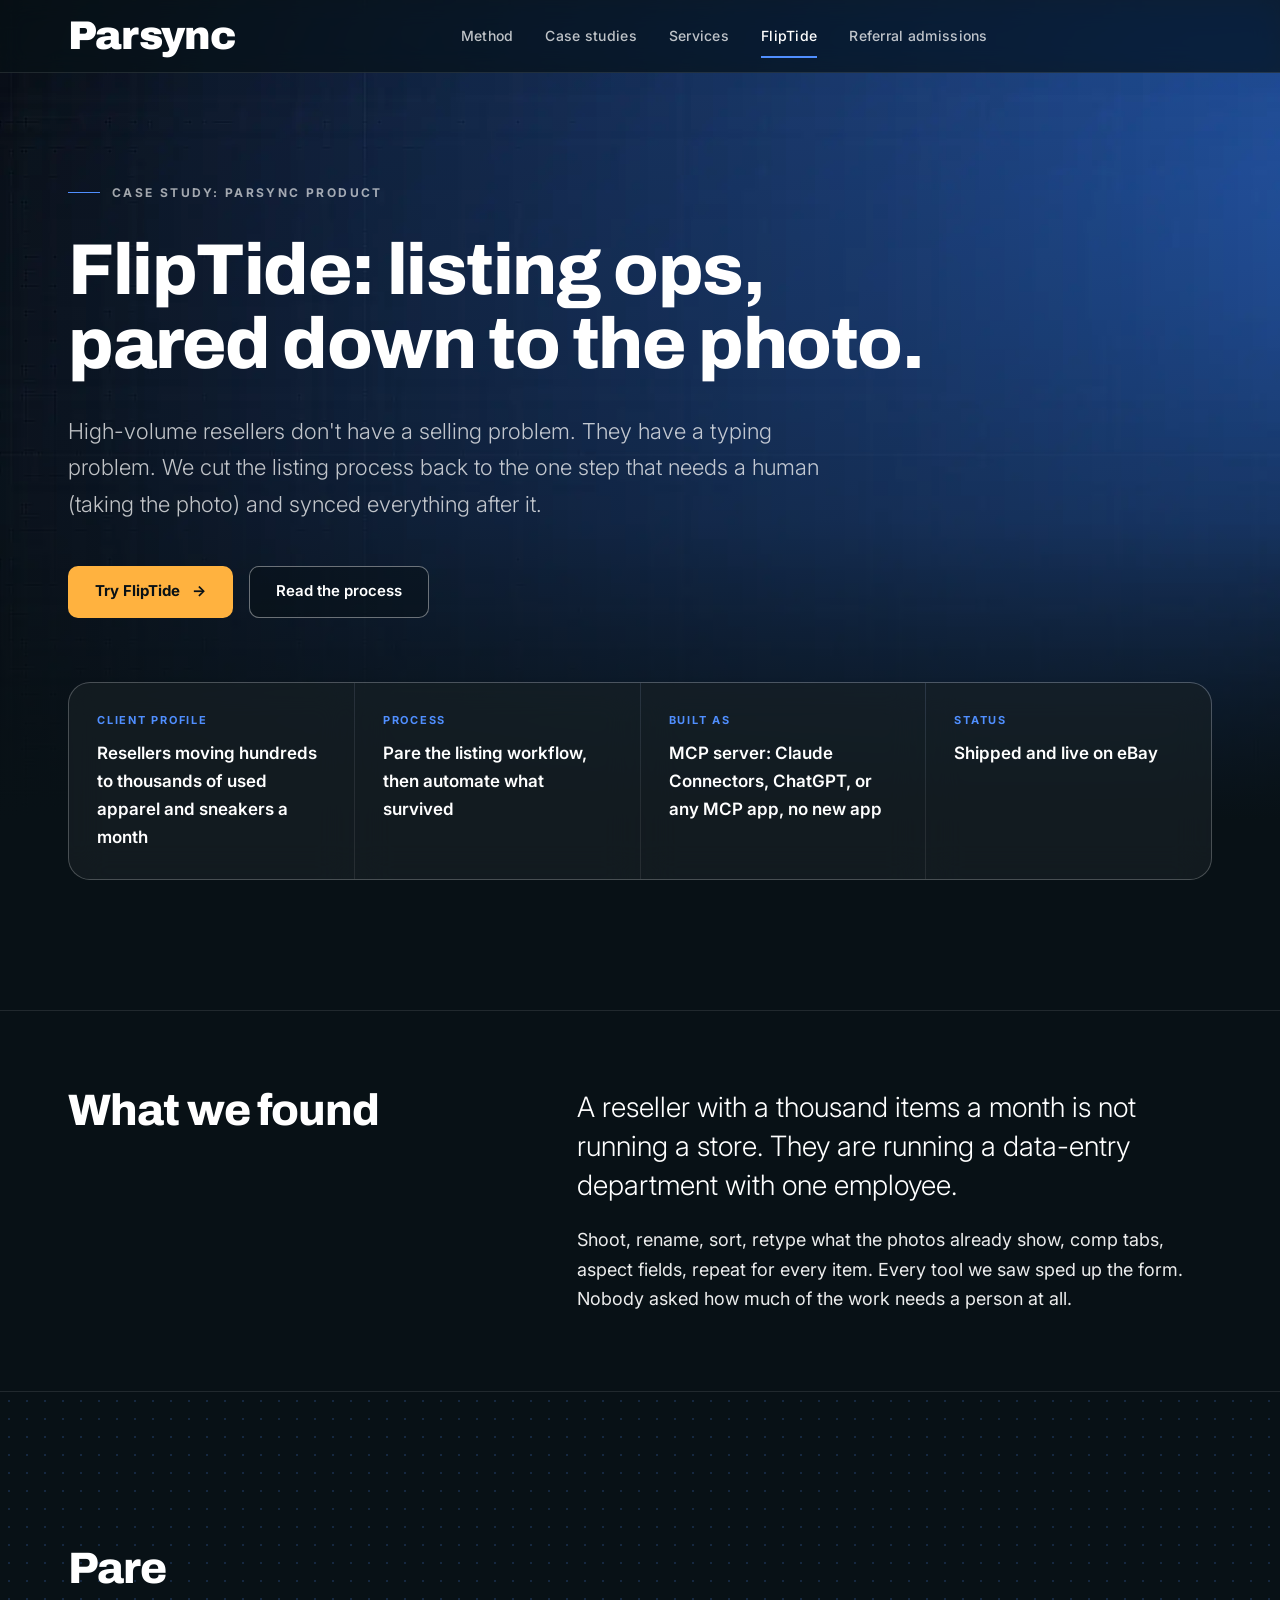
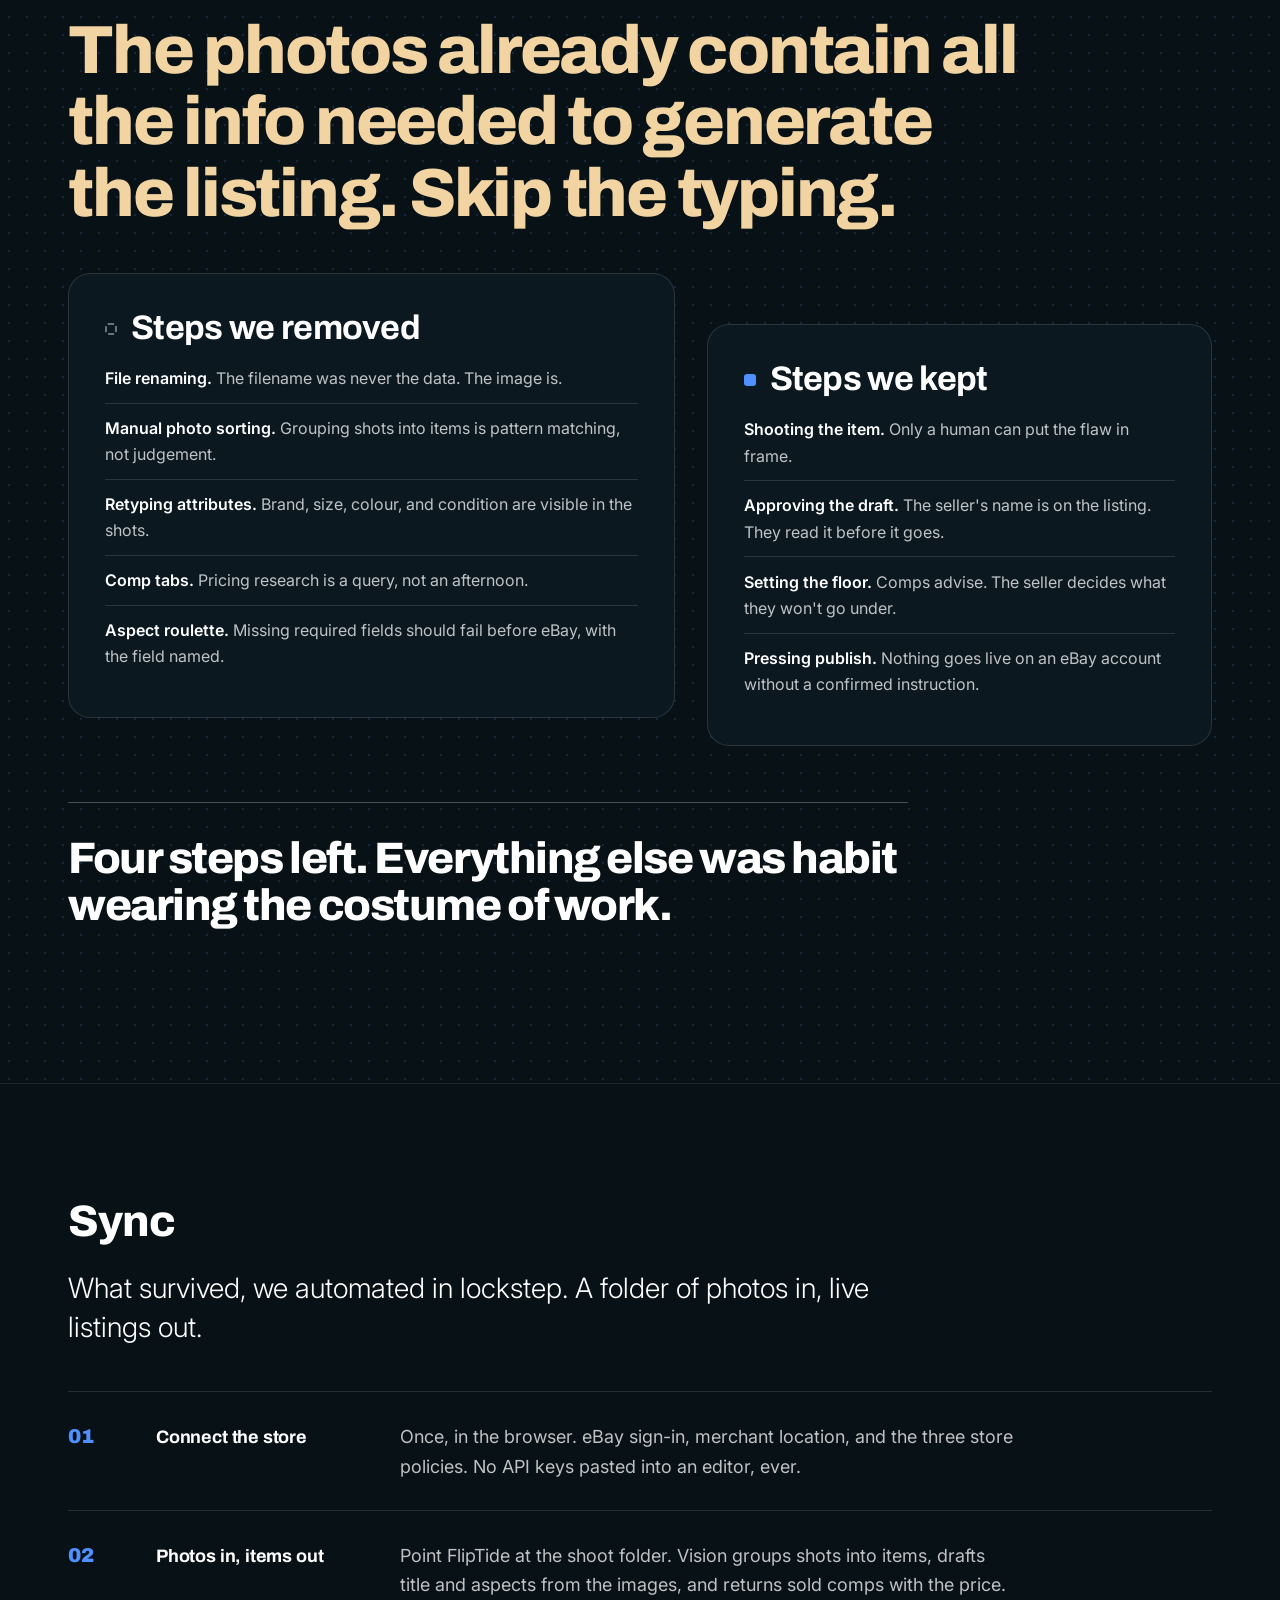
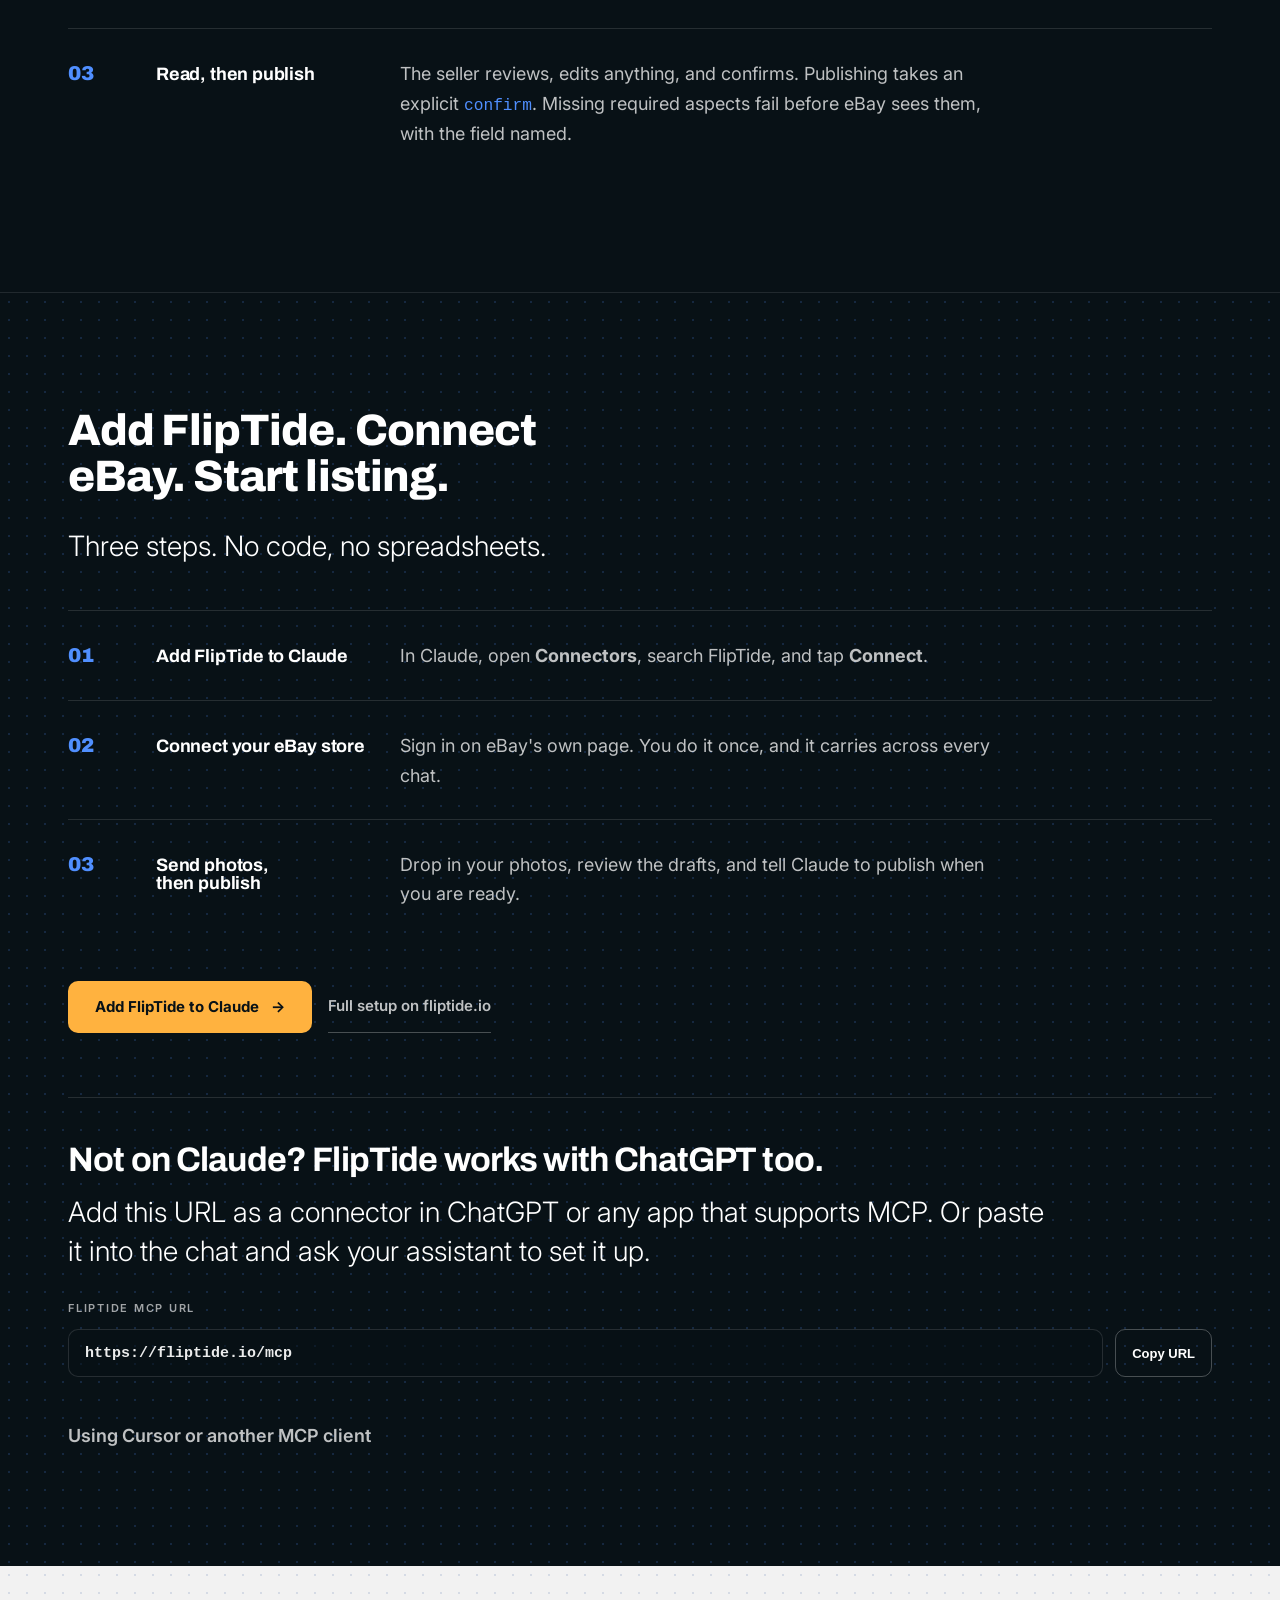
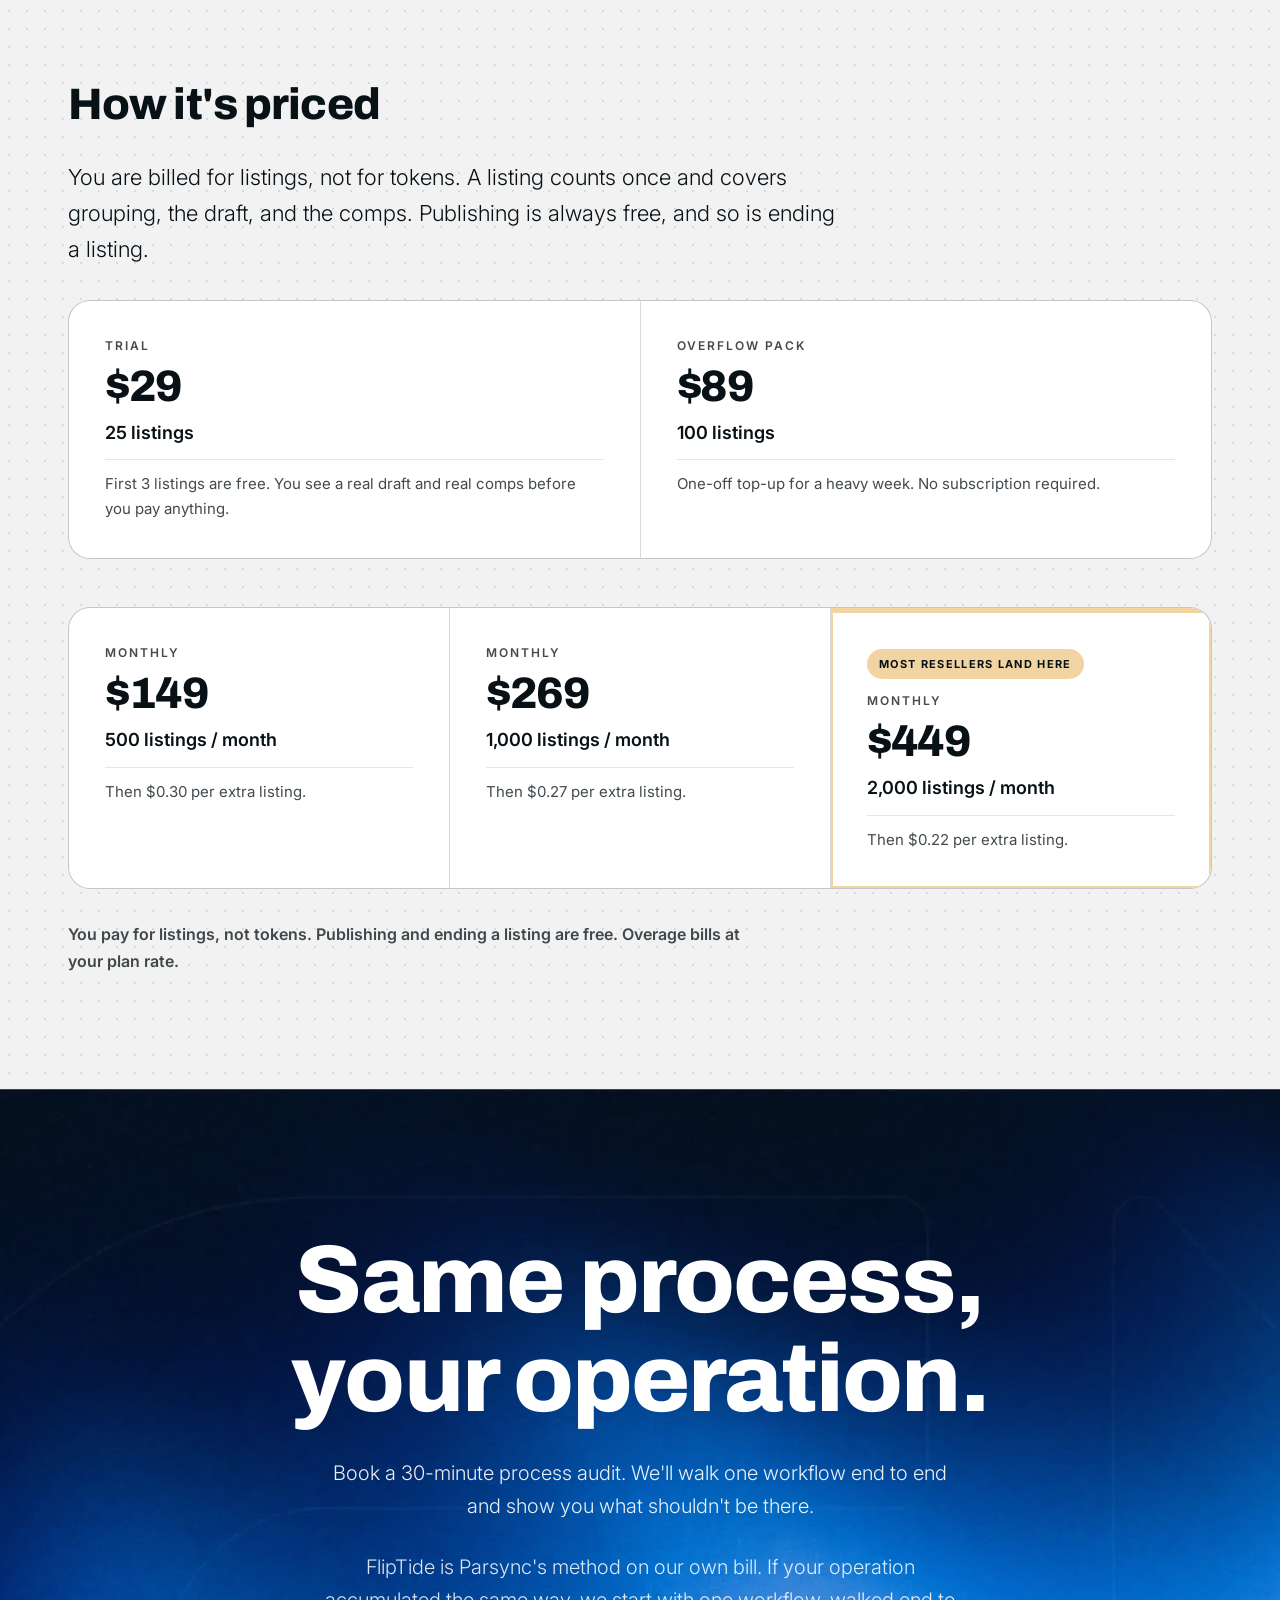
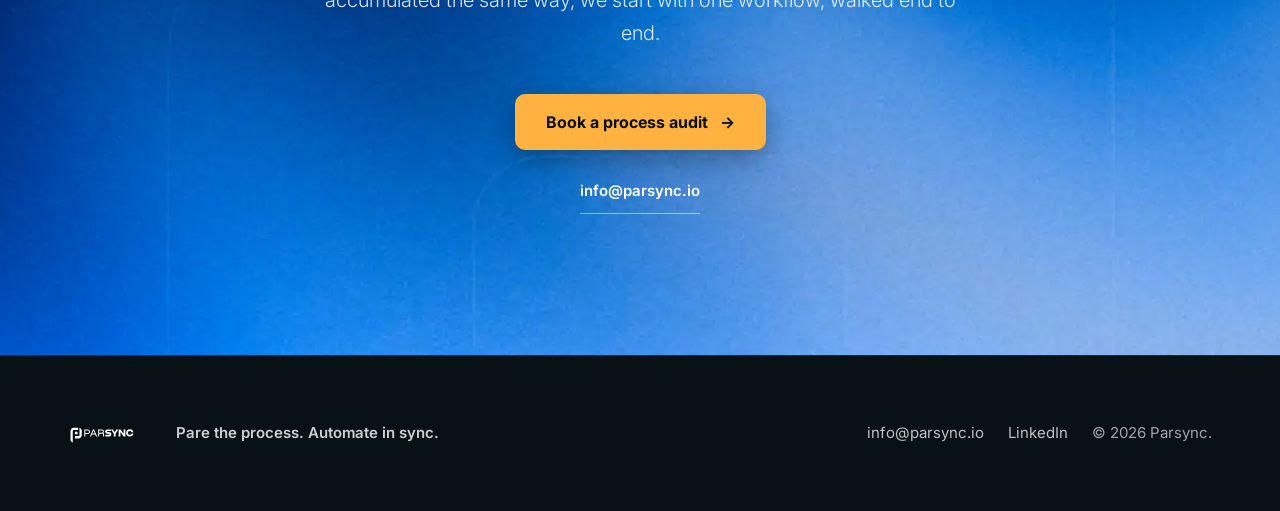
<file: fliptide/index.html>
<!DOCTYPE html>
<!--
  Live path: fliptide/index.html  (URL: https://parsync.io/fliptide)
  Self-contained, same token set and component classes as index.html.
-->
<html lang="en">
<head>
<meta charset="utf-8">
<meta name="viewport" content="width=device-width, initial-scale=1">
<title>FlipTide | Parsync case study</title>
<meta name="description" content="Resellers spend their day typing, not selling. Parsync pared eBay listing work down to the photo, then synced the rest. FlipTide turns a folder of photos into grouped, drafted, comp-priced eBay listings in Claude, ChatGPT, or any MCP app.">
<link rel="canonical" href="https://parsync.io/fliptide">
<meta name="color-scheme" content="dark">
<meta name="theme-color" content="#081116">

<meta property="og:type" content="article">
<meta property="og:site_name" content="Parsync">
<meta property="og:url" content="https://parsync.io/fliptide">
<meta property="og:title" content="FlipTide | Parsync case study">
<meta property="og:description" content="Parsync pared eBay listing work down to the photo, then synced the rest. A folder of photos becomes grouped, drafted, comp-priced listings in Claude, ChatGPT, or any MCP app.">
<meta property="og:locale" content="en_US">

<meta name="twitter:card" content="summary">
<meta name="twitter:title" content="FlipTide | Parsync case study">
<meta name="twitter:description" content="Parsync pared eBay listing work down to the photo, then synced the rest.">

<link rel="icon" href="/assets/favicon.svg" type="image/svg+xml">

<link rel="preconnect" href="https://fonts.googleapis.com">
<link rel="preconnect" href="https://fonts.gstatic.com" crossorigin>
<link rel="stylesheet" href="https://fonts.googleapis.com/css2?family=Archivo:wght@300;400;700;800;900&family=Inter:wght@300;400;500;600;700&display=swap">

<style>
  /* ---------- Tokens (same as index.html) ---------- */
  :root{
    --navy:#081116;
    --blue:#508FFF;
    --blue-tint:#7CABFF;
    --white:#FFFFFF;

    --w-92:rgba(255,255,255,.92);
    --w-72:rgba(255,255,255,.72);
    --w-58:rgba(255,255,255,.58);
    --rule:rgba(255,255,255,.14);
    --rule-strong:rgba(255,255,255,.26);

    --n-72:rgba(8,17,22,.72);
    --n-rule:rgba(8,17,22,.14);

    --blue-04:rgba(80,143,255,.04);
    --blue-05:rgba(80,143,255,.05);
    --blue-08:rgba(80,143,255,.08);
    --blue-70:rgba(80,143,255,.70);

    --display:Archivo,"Helvetica Neue",Helvetica,Arial,sans-serif;
    --text:Inter,-apple-system,BlinkMacSystemFont,"Segoe UI",Helvetica,Arial,sans-serif;

    --t-hero:clamp(2.5rem,6.2vw,4.5rem);
    --t-xl:clamp(2.75rem,8.4vw,6rem);
    --t-l:clamp(2rem,5.6vw,4.25rem);
    --t-m:clamp(1.75rem,3.6vw,2.75rem);
    --t-s:clamp(1.5rem,2.8vw,2.125rem);
    --t-lead:clamp(1.25rem,2.2vw,1.75rem);

    --measure:65ch;
    --radius:4px;
    --nav-h:112px;
    --gutter:clamp(1.25rem, 4vw, 3rem);
    --section-y:clamp(4.5rem,9vw,8rem);
    --section-y-tight:clamp(3.25rem,6vw,5rem);
    --section-y-open:clamp(6rem,12vw,11rem);
  }
  @media (min-width:48rem){ :root{ --nav-h:70px; } }

  /* ---------- Base ---------- */
  *,*::before,*::after{box-sizing:border-box}
  html{-webkit-text-size-adjust:100%}
  body{
    margin:0;
    background:var(--navy);
    color:var(--w-92);
    font-family:var(--text);
    font-size:1.0625rem;
    font-weight:400;
    line-height:1.65;
    -webkit-font-smoothing:antialiased;
    overflow-x:hidden;
  }
  @media (min-width:48rem){ body{font-size:1.125rem} }

  h1,h2,h3{
    margin:0;
    font-family:var(--display);
    font-weight:800;
    letter-spacing:-.033em;
    line-height:1.03;
    color:var(--white);
    text-wrap:balance;
  }
  h3{font-weight:700;letter-spacing:-.025em}
  p{margin:0}
  svg{display:block;max-width:100%}
  a{color:inherit}
  :focus-visible{outline:2px solid var(--blue);outline-offset:3px;border-radius:2px}

  .sr-only{
    position:absolute;width:1px;height:1px;padding:0;margin:-1px;
    overflow:hidden;clip:rect(0 0 0 0);white-space:nowrap;border:0;
  }
  .skip{
    position:absolute;left:var(--gutter);top:.75rem;z-index:80;
    transform:translateY(-200%);
    background:var(--blue);color:var(--navy);
    padding:.7rem 1.1rem;border-radius:var(--radius);
    font-size:.875rem;font-weight:600;text-decoration:none;
  }
  .skip:focus{transform:none}

  /* ---------- Layout ---------- */
  .wrap{width:100%;max-width:1220px;margin:0 auto;padding-inline:var(--gutter)}
  .section{padding-block:var(--section-y);border-top:1px solid var(--rule)}
  .section--tight{padding-block:var(--section-y-tight)}
  .section--open{padding-block:var(--section-y-open)}
  /* Section headings carry display weight instead of eyebrow scale. */
  .section h2{font-size:var(--t-m);max-width:26ch}
  .section--tinted{background:var(--blue-04)}
  .section--light{background:var(--white);color:var(--n-72);border-top:0}
  .section--light h2,.section--light h3{color:var(--navy)}
  [id]{scroll-margin-top:calc(var(--nav-h) + 1.5rem)}

  .measure{max-width:var(--measure)}
  .stack>*+*{margin-top:1.25rem}

  /* ---------- Eyebrow ---------- */
  .eyebrow{
    display:flex;align-items:flex-start;gap:.75rem;
    margin:0;
    font-family:var(--text);
    font-size:.75rem;font-weight:600;line-height:1.3;
    letter-spacing:.16em;text-transform:uppercase;
    color:var(--w-58);
  }
  .section--light .eyebrow{color:var(--n-72)}
  .eyebrow::before{content:"";flex:none;width:28px;height:1px;margin-top:.6em;background:var(--blue)}

  /* ---------- Buttons and links ---------- */
  .btn{
    display:inline-flex;align-items:center;justify-content:center;
    min-height:48px;padding:.6rem 1.5rem;
    font-size:.9375rem;font-weight:600;letter-spacing:.01em;
    text-decoration:none;border:1px solid transparent;border-radius:var(--radius);
    background:var(--blue);color:var(--navy);
    transition:background 200ms ease,color 200ms ease,border-color 200ms ease;
  }
  .btn:hover{background:var(--blue-tint)}
  .btn:focus-visible{outline:2px solid var(--white);outline-offset:3px}
  .btn--nav{min-height:44px;padding:.4rem 1.1rem;font-size:.875rem}
  .btn--ghost{background:transparent;color:var(--white);border-color:var(--rule-strong)}
  .btn--ghost:hover{background:transparent;border-color:var(--blue)}

  .link-quiet{
    display:inline-flex;align-items:center;gap:.5rem;min-height:44px;
    color:var(--w-72);text-decoration:none;
    border-bottom:1px solid var(--rule-strong);
    font-size:.9375rem;font-weight:600;
    transition:color 200ms ease,border-color 200ms ease;
  }
  .link-quiet:hover{color:var(--white);border-color:var(--blue)}
  .section--light .link-quiet{color:var(--n-72);border-color:var(--n-rule)}
  .section--light .link-quiet:hover{color:var(--navy);border-color:var(--blue)}

  /* ---------- Nav ---------- */
  .nav{
    position:sticky;top:0;z-index:60;
    background:var(--navy);
    border-bottom:1px solid var(--rule);
    transition:border-color 200ms ease,background 200ms ease;
  }
  .nav.is-scrolled{border-bottom-color:var(--rule-strong);background:rgba(8,17,22,.96)}
  @supports (backdrop-filter:blur(2px)){
    .nav.is-scrolled{backdrop-filter:saturate(140%) blur(6px)}
  }
  .nav__inner{
    display:grid;grid-template-columns:1fr auto;align-items:center;
    gap:.4rem 1rem;padding-block:.5rem;
  }
  .wordmark{
    font-family:var(--display);
    font-size:1.3125rem;font-weight:800;letter-spacing:-.035em;
    color:var(--white);text-decoration:none;
  }
  .nav__inner .wordmark{grid-column:1;grid-row:1;display:inline-flex;align-items:center;min-height:44px}
  .nav__inner .btn--nav{grid-column:2;grid-row:1;justify-self:end}
  .nav__links{grid-column:1 / -1;grid-row:2;display:flex;align-items:center;gap:1.25rem}
  .nav__links a{
    display:inline-flex;align-items:center;min-height:44px;
    font-size:.875rem;font-weight:600;color:var(--w-72);text-decoration:none;
    transition:color 200ms ease;
  }
  .nav__links a:hover{color:var(--white)}
  .nav__links a[aria-current]{color:var(--white)}
  @media (min-width:48rem){
    .nav__inner{grid-template-columns:auto 1fr auto;padding-block:.6rem}
    .nav__inner .wordmark,
    .nav__inner .btn--nav,
    .nav__links{grid-row:1}
    .nav__inner .btn--nav{grid-column:3}
    .nav__links{grid-column:2;justify-content:center;gap:2rem}
  }

  /* ---------- Case hero ---------- */
  .hero{
    padding-block:clamp(3.5rem,9vw,7rem);
    background-image:radial-gradient(80% 60% at 78% 12%,var(--blue-08),transparent 70%);
  }
  .hero h1{
    margin-top:clamp(1.5rem,3vw,2rem);
    font-size:var(--t-hero);
    max-width:20ch;
  }
  .hero__sub{
    margin-top:clamp(1.5rem,3vw,2rem);
    max-width:58ch;
    font-size:clamp(1.0625rem,1.9vw,1.375rem);
    font-weight:300;color:var(--w-72);
  }
  .hero__actions{
    display:flex;flex-wrap:wrap;align-items:center;gap:1rem;
    margin-top:clamp(2rem,4vw,2.75rem);
  }
  .facts{
    display:grid;gap:1px;
    margin-top:clamp(2.5rem,5vw,4rem);
    background:var(--rule);
    border:1px solid var(--rule);border-radius:var(--radius);
  }
  @media (min-width:48rem){ .facts{grid-template-columns:repeat(4,minmax(0,1fr))} }
  .fact{background:var(--navy);padding:clamp(1.25rem,2.5vw,1.75rem)}
  .fact dt{
    font-size:.6875rem;font-weight:600;letter-spacing:.16em;text-transform:uppercase;
    color:var(--w-58);
  }
  .fact dd{margin:.6rem 0 0;font-size:1.0625rem;font-weight:600;color:var(--white)}

  /* ---------- Two-column section ---------- */
  .split{display:grid;gap:clamp(2rem,5vw,3.5rem)}
  @media (min-width:64rem){
    .split{grid-template-columns:minmax(0,5fr) minmax(0,7fr);align-items:start}
  }
  .lead{font-size:var(--t-lead);font-weight:300;line-height:1.4;color:var(--white)}
  .lead--wide{margin-top:1.5rem;max-width:52ch}
  .ask{
    margin-top:1.5rem;max-width:26ch;
    font-family:var(--display);
    font-size:var(--t-l);
    font-weight:800;letter-spacing:-.033em;line-height:1.05;color:var(--white);
    text-wrap:balance;
  }

  /* ---------- Pared / kept lists ---------- */
  .cuts{display:grid;gap:clamp(1.5rem,3vw,2rem);margin-top:clamp(1.75rem,3.5vw,2.75rem)}
  @media (min-width:64rem){
    .cuts{grid-template-columns:minmax(0,6fr) minmax(0,5fr);align-items:start}
    .cuts>*:last-child{margin-top:clamp(2rem,4vw,3.5rem)}
  }
  .cut-card{
    border:1px solid var(--rule);border-radius:var(--radius);
    padding:clamp(1.5rem,3.5vw,2.25rem);background:var(--blue-04);
  }
  .cut-card h3{font-size:var(--t-s)}
  .cut-card ul{margin:1.25rem 0 0;padding:0;list-style:none}
  .cut-card li{
    padding:.7rem 0;border-top:1px solid var(--rule);
    color:var(--w-72);font-size:1rem;
  }
  .cut-card li:first-child{border-top:0;padding-top:0}
  .cut-card li strong{color:var(--white);font-weight:600}

  /* ---------- Flow ---------- */
  .flow{margin-top:clamp(1.75rem,3.5vw,2.75rem);counter-reset:step}
  .step{
    display:grid;gap:.5rem 1.5rem;
    padding-block:clamp(1.25rem,2.5vw,1.75rem);
    border-top:1px solid var(--rule);
  }
  @media (min-width:64rem){
    .step{grid-template-columns:4rem minmax(0,20ch) minmax(0,1fr);align-items:baseline}
  }
  .step__num{
    counter-increment:step;
    font-family:var(--display);
    /* 18px bold falls below the large-text threshold, so this needs
       full blue (6.09:1) rather than the recessive tint. */
    font-size:1.125rem;font-weight:800;letter-spacing:.02em;color:var(--blue);
  }
  .step__num::before{content:"0" counter(step)}
  .step h3{font-size:1.125rem;letter-spacing:-.01em}
  .step p{color:var(--w-72);max-width:56ch}
  .step code{
    font-family:ui-monospace,SFMono-Regular,Menlo,monospace;
    font-size:.9em;color:var(--blue);
  }
  .note{
    margin-top:clamp(2.5rem,5vw,3.5rem);
    padding-top:clamp(1.5rem,3vw,2rem);
    border-top:1px solid var(--rule-strong);
    font-family:var(--display);
    font-size:var(--t-m);
    font-weight:800;letter-spacing:-.033em;line-height:1.08;color:var(--white);
    max-width:30ch;
  }

  /* ---------- MCP install ---------- */
  .install__lead{margin-top:clamp(1.25rem,2.5vw,1.75rem);max-width:58ch}
  .code-panel{
    margin-top:clamp(2rem,4vw,2.75rem);
    border:1px solid var(--rule);border-radius:var(--radius);
    background:rgba(8,17,22,.55);overflow:hidden;
  }
  .code-panel__head{
    display:flex;flex-wrap:wrap;align-items:center;justify-content:space-between;gap:.75rem 1rem;
    padding:.75rem 1rem;border-bottom:1px solid var(--rule);
  }
  .code-panel__label{
    font-size:.6875rem;font-weight:600;letter-spacing:.16em;text-transform:uppercase;
    color:var(--w-58);
  }
  .btn--copy{
    min-height:44px;padding:.45rem 1rem;
    font-size:.8125rem;font-weight:600;
    background:transparent;color:var(--white);
    border:1px solid var(--rule-strong);
  }
  .btn--copy:hover{background:var(--blue-04);border-color:var(--blue)}
  .btn--copy.is-copied{border-color:var(--blue);color:var(--blue)}
  .code-panel__pre{
    margin:0;padding:clamp(1rem,2.5vw,1.5rem);
    overflow-x:auto;
    font-family:ui-monospace,SFMono-Regular,Menlo,monospace;
    font-size:clamp(.8125rem,1.6vw,.9375rem);line-height:1.55;
    color:var(--w-92);
    -webkit-overflow-scrolling:touch;
  }
  .code-panel__pre code{font:inherit;color:inherit;white-space:pre}
  .install__actions{
    display:flex;flex-wrap:wrap;gap:1rem;
    margin-top:clamp(2rem,4vw,2.75rem);
  }
  .install__alt{
    margin-top:clamp(3rem,6vw,4rem);
    padding-top:clamp(2rem,4vw,2.75rem);
    border-top:1px solid var(--rule);
  }
  .install__alt h3{font-size:var(--t-s);letter-spacing:-.025em}
  .install__alt .lead{margin-top:1rem;max-width:58ch}
  .install-url-row{
    display:flex;flex-wrap:wrap;align-items:stretch;gap:.75rem;
    margin-top:clamp(1.25rem,2.5vw,1.75rem);
  }
  .install-url-row label{
    flex:1 1 100%;
    font-size:.6875rem;font-weight:600;letter-spacing:.16em;text-transform:uppercase;
    color:var(--w-58);
  }
  .install-url-row input{
    flex:1 1 16rem;min-width:0;min-height:48px;
    padding:.65rem 1rem;
    font-family:ui-monospace,SFMono-Regular,Menlo,monospace;
    font-size:clamp(.8125rem,1.6vw,.9375rem);font-weight:600;
    color:var(--w-92);
    background:rgba(8,17,22,.55);
    border:1px solid var(--rule);border-radius:var(--radius);
  }
  .install__cursor{margin-top:clamp(2rem,4vw,2.75rem)}
  .install__cursor summary{
    cursor:pointer;font-weight:600;color:var(--w-72);
    list-style:none;
  }
  .install__cursor summary::-webkit-details-marker{display:none}
  .install__cursor[open] summary{color:var(--white)}
  .install__cursor .code-panel{margin-top:1rem}
  .install__footnote{
    margin-top:1rem;font-size:1rem;color:var(--w-72);max-width:58ch;
  }

  /* ---------- Pricing (light) ---------- */
  .price-lead{margin-top:clamp(1.5rem,3vw,2rem);max-width:60ch;font-size:clamp(1.125rem,2.2vw,1.375rem);font-weight:300;color:var(--navy)}
  .price-lead--rules{margin-top:clamp(1.5rem,3vw,2rem);max-width:62ch;font-size:1rem;font-weight:600;color:var(--n-72)}
  .cta__note{margin:clamp(1.25rem,3vw,1.75rem) auto 0;max-width:52ch;color:var(--w-72);font-size:1rem}
  .plans{
    display:grid;gap:1px;
    margin-top:clamp(2rem,4vw,3rem);
    background:var(--n-rule);
    border:1px solid var(--n-rule);border-radius:var(--radius);
  }
  @media (min-width:60rem){ .plans{grid-template-columns:repeat(3,minmax(0,1fr))} }
  .plan{
    background:var(--white);
    border-top:3px solid transparent;
    padding:clamp(1.5rem,3.5vw,2.25rem);
  }
  .plan--hero{border-top-color:var(--blue);background:var(--blue-05)}
  .plan__tag{
    display:inline-block;margin-bottom:1rem;
    padding:.3rem .6rem;border-radius:2px;
    background:var(--blue);color:var(--navy);
    font-size:.6875rem;font-weight:600;letter-spacing:.12em;text-transform:uppercase;
  }
  .plan h3{font-family:var(--text);font-size:.75rem;font-weight:600;letter-spacing:.16em;text-transform:uppercase;color:var(--n-72)}
  .plan__price{
    margin-top:.75rem;
    font-family:var(--display);
    font-size:clamp(2rem,4.4vw,2.75rem);font-weight:800;letter-spacing:-.033em;line-height:1;
    color:var(--navy);
  }
  .plan__unit{margin-top:.6rem;font-weight:600;color:var(--navy)}
  .plan__meta{margin-top:.75rem;padding-top:.75rem;border-top:1px solid var(--n-rule);font-size:.9375rem}
  .plans--trial{margin-top:clamp(1.5rem,3vw,2rem)}
  @media (min-width:60rem){ .plans--trial{grid-template-columns:repeat(2,minmax(0,1fr))} }
  .price-rules{
    display:grid;gap:1.5rem;
    margin-top:clamp(2rem,4vw,3rem);
    padding-top:clamp(1.5rem,3vw,2rem);
    border-top:1px solid var(--n-rule);
  }
  @media (min-width:64rem){ .price-rules{grid-template-columns:repeat(3,minmax(0,1fr))} }
  .price-rules h3{font-size:1.0625rem}
  .price-rules p{margin-top:.5rem;max-width:40ch}

  /* ---------- Final CTA ---------- */
  .cta{text-align:center;padding-block:clamp(5rem,11vw,9rem)}
  .cta h2{font-size:var(--t-xl);max-width:none}
  .cta p{
    margin:clamp(1.25rem,3vw,1.75rem) auto 0;max-width:54ch;
    font-size:clamp(1.0625rem,1.8vw,1.25rem);font-weight:300;color:var(--w-72);
  }
  .cta__actions{
    display:flex;flex-direction:column;align-items:center;gap:1.25rem;
    margin-top:clamp(2rem,4vw,2.75rem);
  }

  /* ---------- Footer ---------- */
  .footer{border-top:1px solid var(--rule);padding-block:clamp(2.5rem,5vw,3.5rem)}
  .footer__grid{display:grid;gap:1.5rem 2.5rem;align-items:start;font-size:.9375rem;color:var(--w-58)}
  @media (min-width:64rem){ .footer__grid{grid-template-columns:auto 1fr auto;align-items:center} }
  .footer__tagline{font-weight:600;color:var(--w-72)}
  .footer__meta{display:flex;flex-wrap:wrap;align-items:center;gap:.5rem 1.5rem}
  .footer a{
    display:inline-flex;align-items:center;justify-content:center;
    min-height:44px;min-width:44px;
    color:var(--w-72);text-decoration:none;transition:color 200ms ease;
  }
  .footer a:hover{color:var(--white)}
  .footer .wordmark{color:var(--white)}

  /* ---------- Motion ---------- */
  @media (prefers-reduced-motion:no-preference){
    html{scroll-behavior:smooth}
    .js .reveal{opacity:0;transform:translateY(14px);transition:opacity 280ms ease-out,transform 280ms ease-out}
    .js .reveal.is-in{opacity:1;transform:none}
  }
  @media (prefers-reduced-motion:reduce){
    *,*::before,*::after{
      animation-duration:.01ms !important;
      animation-iteration-count:1 !important;
      transition-duration:.01ms !important;
      scroll-behavior:auto !important;
    }
  }
</style>
<script>document.documentElement.classList.add("js");</script>
<link rel="stylesheet" href="/assets/site.css">
</head>

<body>
<a class="skip" href="#main">Skip to main content</a>

<header class="nav" id="nav">
  <div class="wrap nav__inner">
    <a class="wordmark" href="/" aria-label="Parsync, home">Parsync</a>
    <nav class="nav__links" aria-label="Primary">
      <a href="/#method">Method</a>
      <a href="/#case-studies">Case studies</a>
      <a href="/#services">Services</a>
      <a href="/fliptide" aria-current="page">FlipTide</a>
      <a href="/skilled-nursing-referrals">Referral admissions</a>
    </nav>
  </div>
</header>

<main id="main">
  <!-- 1. Hero -->
  <section class="hero" id="top" aria-labelledby="hero-title">
    <div class="wrap">
      <p class="eyebrow">Case study: Parsync product</p>
      <h1 id="hero-title">FlipTide: listing ops, pared down to the photo.</h1>
      <p class="hero__sub">High-volume resellers don't have a selling problem. They have a typing problem. We cut the listing process back to the one step that needs a human (taking the photo) and synced everything after it.</p>
      <div class="hero__actions">
        <a class="btn" href="#install">Try FlipTide</a>
        <a class="btn btn--ghost" href="#process">Read the process</a>
      </div>

      <dl class="facts">
        <div class="fact">
          <dt>Client profile</dt>
          <dd>Resellers moving hundreds to thousands of used apparel and sneakers a month</dd>
        </div>
        <div class="fact">
          <dt>Process</dt>
          <dd>Pare the listing workflow, then automate what survived</dd>
        </div>
        <div class="fact">
          <dt>Built as</dt>
          <dd>MCP server: Claude Connectors, ChatGPT, or any MCP app, no new app</dd>
        </div>
        <div class="fact">
          <dt>Status</dt>
          <dd>Shipped and live on eBay</dd>
        </div>
      </dl>
    </div>
  </section>

  <!-- 2. The problem -->
  <section class="section section--tight" aria-labelledby="problem-title">
    <div class="wrap split reveal">
      <h2 id="problem-title">What we found</h2>
      <div class="stack">
        <p class="lead">A reseller with a thousand items a month is not running a store. They are running a data-entry department with one employee.</p>
        <p class="measure">Shoot, rename, sort, retype what the photos already show, comp tabs, aspect fields, repeat for every item. Every tool we saw sped up the form. Nobody asked how much of the work needs a person at all.</p>
      </div>
    </div>
  </section>

  <!-- 3. The question -->
  <section class="section section--open section--tinted" aria-labelledby="pare-title">
    <div class="wrap reveal">
      <h2 id="pare-title">Pare</h2>
      <p class="ask">The photos already contain all the info needed to generate the listing. Skip the typing.</p>

      <div class="cuts">
        <article class="cut-card">
          <h3>Steps we removed</h3>
          <ul>
            <li><strong>File renaming.</strong> The filename was never the data. The image is.</li>
            <li><strong>Manual photo sorting.</strong> Grouping shots into items is pattern matching, not judgement.</li>
            <li><strong>Retyping attributes.</strong> Brand, size, colour, and condition are visible in the shots.</li>
            <li><strong>Comp tabs.</strong> Pricing research is a query, not an afternoon.</li>
            <li><strong>Aspect roulette.</strong> Missing required fields should fail before eBay, with the field named.</li>
          </ul>
        </article>
        <article class="cut-card">
          <h3>Steps we kept</h3>
          <ul>
            <li><strong>Shooting the item.</strong> Only a human can put the flaw in frame.</li>
            <li><strong>Approving the draft.</strong> The seller's name is on the listing. They read it before it goes.</li>
            <li><strong>Setting the floor.</strong> Comps advise. The seller decides what they won't go under.</li>
            <li><strong>Pressing publish.</strong> Nothing goes live on an eBay account without a confirmed instruction.</li>
          </ul>
        </article>
      </div>

      <p class="note">Four steps left. Everything else was habit wearing the costume of work.</p>
    </div>
  </section>

  <!-- 4. The synced process -->
  <section class="section" id="process" aria-labelledby="sync-title">
    <div class="wrap reveal">
      <h2 id="sync-title">Sync</h2>
      <p class="lead lead--wide">What survived, we automated in lockstep. A folder of photos in, live listings out.</p>

      <div class="flow">
        <article class="step">
          <span class="step__num" aria-hidden="true"></span>
          <h3>Connect the store</h3>
          <p>Once, in the browser. eBay sign-in, merchant location, and the three store policies. No API keys pasted into an editor, ever.</p>
        </article>
        <article class="step">
          <span class="step__num" aria-hidden="true"></span>
          <h3>Photos in, items out</h3>
          <p>Point FlipTide at the shoot folder. Vision groups shots into items, drafts title and aspects from the images, and returns sold comps with the price.</p>
        </article>
        <article class="step">
          <span class="step__num" aria-hidden="true"></span>
          <h3>Read, then publish</h3>
          <p>The seller reviews, edits anything, and confirms. Publishing takes an explicit <code>confirm</code>. Missing required aspects fail before eBay sees them, with the field named.</p>
        </article>
      </div>
    </div>
  </section>

  <!-- 5. Install (aligned with fliptide.io) -->
  <section class="section section--tinted" id="install" aria-labelledby="install-title">
    <div class="wrap reveal">
      <h2 id="install-title">Add FlipTide. Connect eBay. Start listing.</h2>
      <p class="lead install__lead">Three steps. No code, no spreadsheets.</p>

      <div class="flow">
        <article class="step">
          <span class="step__num" aria-hidden="true"></span>
          <h3>Add FlipTide to Claude</h3>
          <p>In Claude, open <strong>Connectors</strong>, search FlipTide, and tap <strong>Connect</strong>.</p>
        </article>
        <article class="step">
          <span class="step__num" aria-hidden="true"></span>
          <h3>Connect your eBay store</h3>
          <p>Sign in on eBay&apos;s own page. You do it once, and it carries across every chat.</p>
        </article>
        <article class="step">
          <span class="step__num" aria-hidden="true"></span>
          <h3>Send photos, then publish</h3>
          <p>Drop in your photos, review the drafts, and tell Claude to publish when you are ready.</p>
        </article>
      </div>

      <div class="install__actions">
        <a class="btn" href="https://claude.ai/settings/connectors" target="_blank" rel="noopener noreferrer">Add FlipTide to Claude</a>
        <a class="link-quiet" href="https://fliptide.io/#install" target="_blank" rel="noopener noreferrer">Full setup on fliptide.io</a>
      </div>

      <div class="install__alt">
        <h3>Not on Claude? FlipTide works with ChatGPT too.</h3>
        <p class="lead">Add this URL as a connector in ChatGPT or any app that supports MCP. Or paste it into the chat and ask your assistant to set it up.</p>

        <div class="install-url-row">
          <label for="mcp-url">FlipTide MCP URL</label>
          <input id="mcp-url" type="text" readonly value="https://fliptide.io/mcp" aria-describedby="copy-mcp-status">
          <button type="button" class="btn btn--copy" data-copy-mcp-url>Copy URL</button>
        </div>
        <p class="sr-only" id="copy-mcp-status" aria-live="polite"></p>

        <details class="install__cursor">
          <summary>Using Cursor or another MCP client</summary>
          <div class="code-panel">
            <div class="code-panel__head">
              <span class="code-panel__label">Merge into mcp.json under mcpServers</span>
              <button type="button" class="btn btn--copy" data-copy-mcp-config>Copy config</button>
            </div>
            <pre class="code-panel__pre" id="mcp-config"><code>{
  "mcpServers": {
    "fliptide": {
      "url": "https://fliptide.io/mcp"
    }
  }
}</code></pre>
          </div>
          <p class="install__footnote">After tools appear, sign in to eBay when the assistant prompts you. Nothing publishes without your confirmation.</p>
        </details>
      </div>
    </div>
  </section>

  <!-- 6. Pricing -->
  <section class="section section--light" id="pricing" aria-labelledby="pricing-title">
    <div class="wrap reveal">
      <h2 id="pricing-title">How it's priced</h2>
      <p class="price-lead">You are billed for listings, not for tokens. A listing counts once and covers grouping, the draft, and the comps. Publishing is always free, and so is ending a listing.</p>

      <div class="plans plans--trial">
        <article class="plan">
          <h3>Trial</h3>
          <p class="plan__price">$29</p>
          <p class="plan__unit">25 listings</p>
          <p class="plan__meta">First 3 listings are free. You see a real draft and real comps before you pay anything.</p>
        </article>
        <article class="plan">
          <h3>Overflow pack</h3>
          <p class="plan__price">$89</p>
          <p class="plan__unit">100 listings</p>
          <p class="plan__meta">One-off top-up for a heavy week. No subscription required.</p>
        </article>
      </div>

      <div class="plans">
        <article class="plan">
          <h3>Monthly</h3>
          <p class="plan__price">$149</p>
          <p class="plan__unit">500 listings / month</p>
          <p class="plan__meta">Then $0.30 per extra listing.</p>
        </article>
        <article class="plan">
          <h3>Monthly</h3>
          <p class="plan__price">$269</p>
          <p class="plan__unit">1,000 listings / month</p>
          <p class="plan__meta">Then $0.27 per extra listing.</p>
        </article>
        <article class="plan plan--hero">
          <p class="plan__tag">Most resellers land here</p>
          <h3>Monthly</h3>
          <p class="plan__price">$449</p>
          <p class="plan__unit">2,000 listings / month</p>
          <p class="plan__meta">Then $0.22 per extra listing.</p>
        </article>
      </div>

      <p class="price-lead price-lead--rules">You pay for listings, not tokens. Publishing and ending a listing are free. Overage bills at your plan rate.</p>
    </div>
  </section>

  <!-- 7. Final CTA -->
  <section class="section section--open cta" aria-labelledby="cta-title">
    <div class="wrap reveal">
      <h2 id="cta-title">Same process, your operation.</h2>
      <p>Book a 30-minute process audit. We'll walk one workflow end to end and show you what shouldn't be there.</p>
      <p class="measure cta__note">FlipTide is Parsync's method on our own bill. If your operation accumulated the same way, we start with one workflow, walked end to end.</p>
      <div class="cta__actions">
        <a class="btn" data-audit-link href="https://calendar.app.google/tk7x2NYHYPZq2wYJ7">Book a process audit</a>
        <a class="link-quiet" href="mailto:info@parsync.io">info@parsync.io</a>
      </div>
    </div>
  </section>
</main>

<footer class="footer">
  <div class="wrap footer__grid">
    <p><a class="footer__logo" href="/" aria-label="Parsync, home"><img src="/assets/logo-white.svg" alt="Parsync" width="67" height="22"></a></p>
    <p class="footer__tagline">Pare the process. Automate in sync.</p>
    <div class="footer__meta">
      <a href="mailto:info@parsync.io">info@parsync.io</a>
      <a href="https://linkedin.com/company/parsync">LinkedIn</a>
      <span>&#169; 2026 Parsync.</span>
    </div>
  </div>
</footer>

<script>
(function () {
  "use strict";

  /* Single place to change the booking destination. Keep in step with index.html. */
  var PROCESS_AUDIT_URL = "https://calendar.app.google/tk7x2NYHYPZq2wYJ7";
  var audits = document.querySelectorAll("[data-audit-link]");
  for (var i = 0; i < audits.length; i++) audits[i].href = PROCESS_AUDIT_URL;

  var reduced = window.matchMedia("(prefers-reduced-motion: reduce)");

  /* Sticky nav state */
  var nav = document.getElementById("nav");
  var ticking = false;
  function onScroll() {
    if (ticking) return;
    ticking = true;
    window.requestAnimationFrame(function () {
      nav.classList.toggle("is-scrolled", window.scrollY > 8);
      ticking = false;
    });
  }
  window.addEventListener("scroll", onScroll, { passive: true });
  onScroll();

  /* Anchor scrolling that also moves focus for keyboard and screen reader users */
  document.addEventListener("click", function (event) {
    var link = event.target.closest ? event.target.closest('a[href^="#"]') : null;
    if (!link) return;
    var id = link.getAttribute("href").slice(1);
    var target = id ? document.getElementById(id) : null;
    if (!target) return;

    event.preventDefault();
    target.scrollIntoView({ behavior: reduced.matches ? "auto" : "smooth", block: "start" });
    if (!target.hasAttribute("tabindex")) target.setAttribute("tabindex", "-1");
    target.focus({ preventScroll: true });
    history.replaceState(null, "", "#" + id);
  });

  /* Subtle reveals, purely an enhancement */
  var reveals = document.querySelectorAll(".reveal");
  if (!("IntersectionObserver" in window) || reduced.matches) {
    for (var j = 0; j < reveals.length; j++) reveals[j].classList.add("is-in");
  } else {
    var observer = new IntersectionObserver(function (entries) {
      entries.forEach(function (entry) {
        if (!entry.isIntersecting) return;
        entry.target.classList.add("is-in");
        observer.unobserve(entry.target);
      });
    }, { rootMargin: "0px 0px -72px 0px", threshold: 0 });
    /* threshold 0 keeps this independent of section height: a percentage
       threshold can fail to fire on a section taller than the viewport. */
    for (var k = 0; k < reveals.length; k++) observer.observe(reveals[k]);
  }

  function wireCopy(button, getText) {
    if (!button) return;
    var copyStatus = document.getElementById("copy-mcp-status");
    button.addEventListener("click", function () {
      var text = getText();
      function done(ok) {
        if (copyStatus) copyStatus.textContent = ok ? "Copied." : "Copy failed. Select the text and copy manually.";
        button.classList.toggle("is-copied", ok);
        if (ok) window.setTimeout(function () { button.classList.remove("is-copied"); }, 2000);
      }
      if (navigator.clipboard && navigator.clipboard.writeText) {
        navigator.clipboard.writeText(text).then(function () { done(true); }, function () { done(false); });
      } else {
        done(false);
      }
    });
  }
  var mcpUrlEl = document.getElementById("mcp-url");
  wireCopy(document.querySelector("[data-copy-mcp-url]"), function () {
    return mcpUrlEl ? mcpUrlEl.value : "https://fliptide.io/mcp";
  });
  var configEl = document.getElementById("mcp-config");
  wireCopy(document.querySelector("[data-copy-mcp-config]"), function () {
    return configEl ? configEl.textContent : "";
  });
})();
</script>
</body>
</html>
</file>
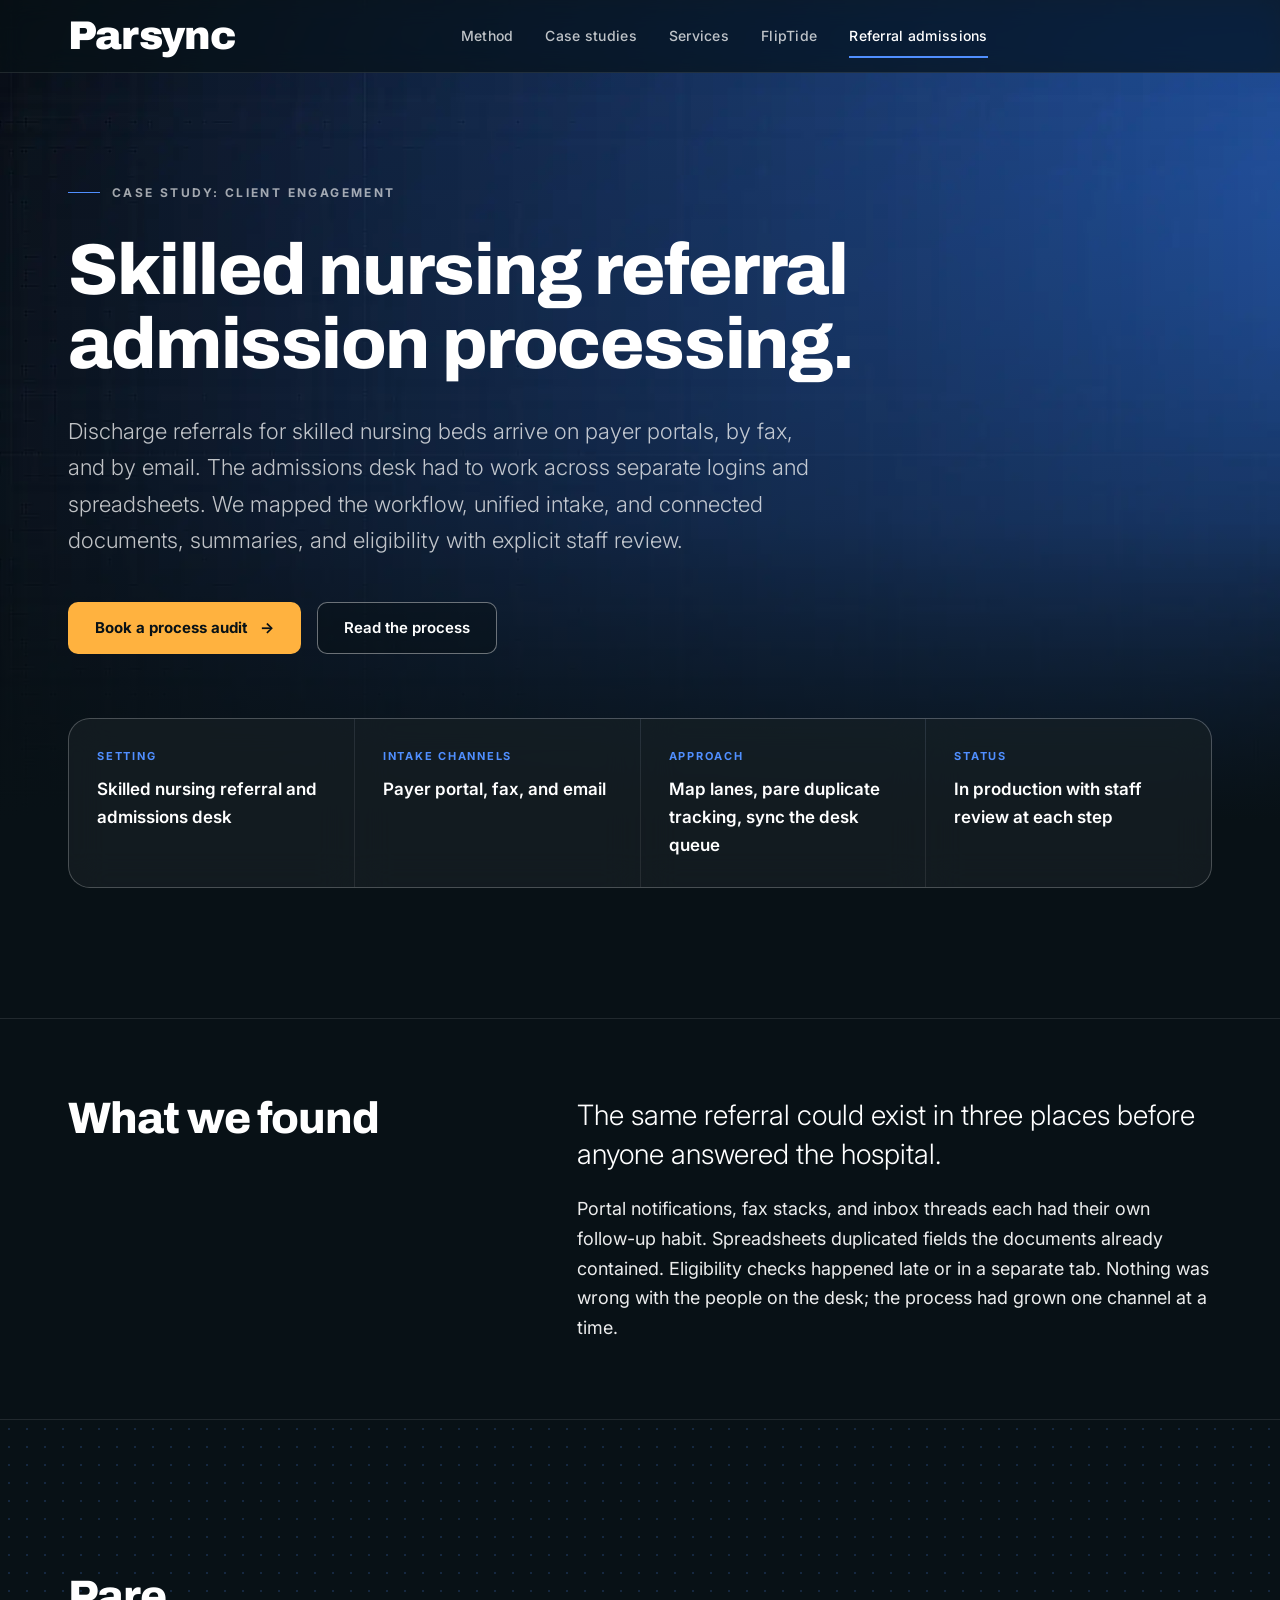
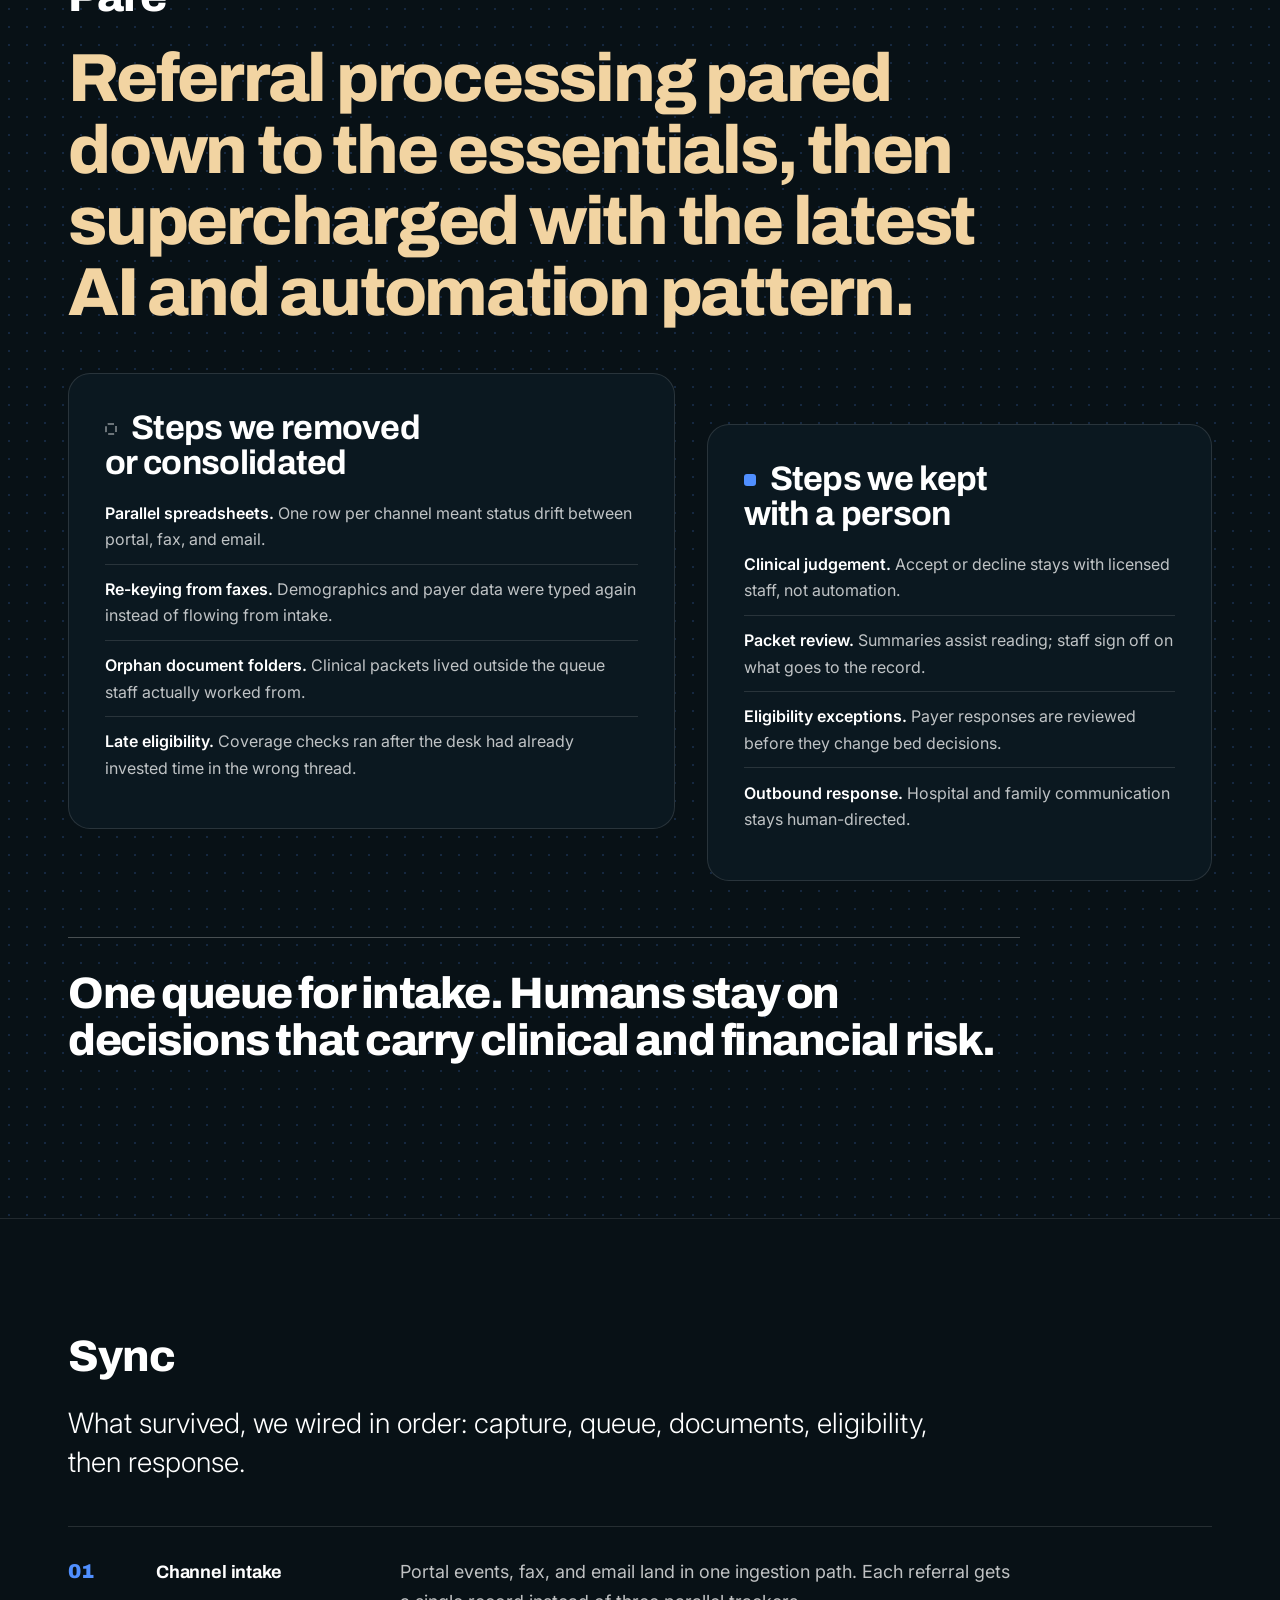
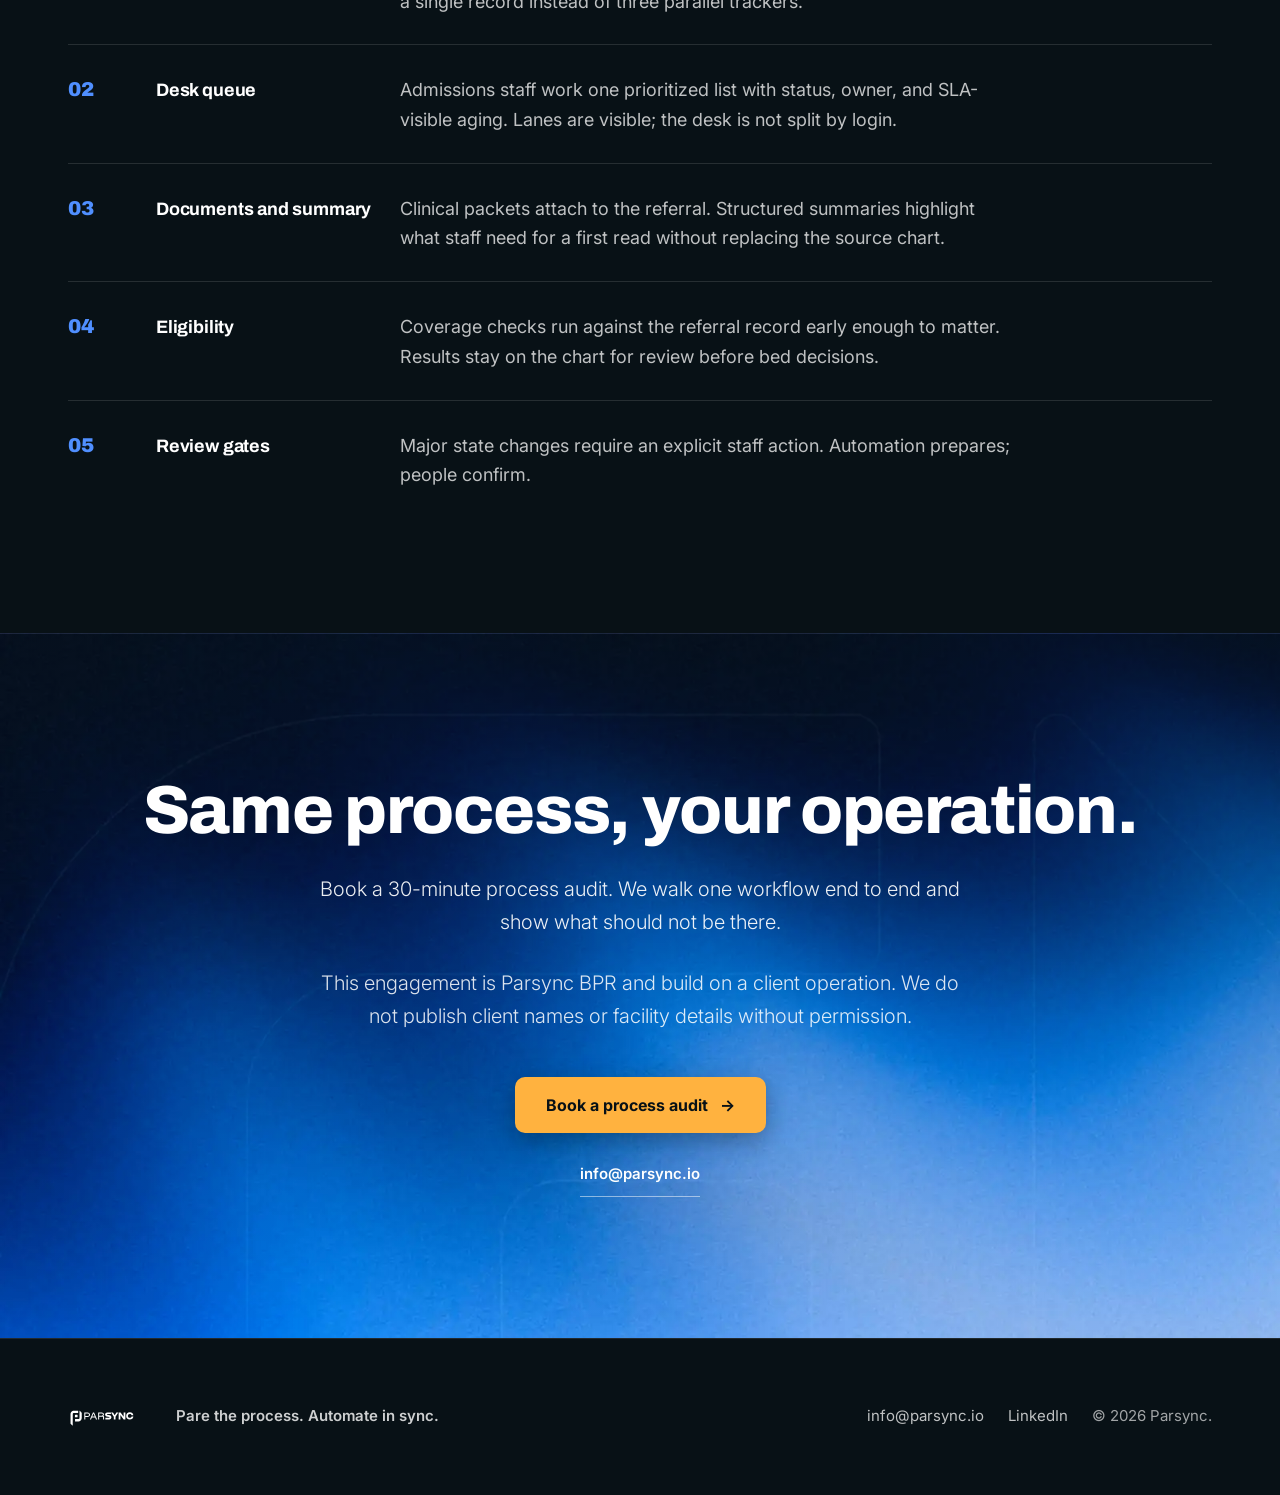
<file: skilled-nursing-referrals/index.html>
<!DOCTYPE html>
<!--
  Live path: skilled-nursing-referrals/index.html
  URL: https://parsync.io/skilled-nursing-referrals
-->
<html lang="en">
<head>
<meta charset="utf-8">
<meta name="viewport" content="width=device-width, initial-scale=1">
<title>Skilled nursing referral admission processing | Parsync case study</title>
<meta name="description" content="Hospital discharge referrals arrived on a portal, by fax, and by email. Parsync mapped the skilled nursing referral admission workflow, unified intake into one desk queue, and connected documents, clinical summaries, and eligibility with staff review.">
<link rel="canonical" href="https://parsync.io/skilled-nursing-referrals">
<meta name="color-scheme" content="dark">
<meta name="theme-color" content="#081116">

<meta property="og:type" content="article">
<meta property="og:site_name" content="Parsync">
<meta property="og:url" content="https://parsync.io/skilled-nursing-referrals">
<meta property="og:title" content="Skilled nursing referral admission processing | Parsync case study">
<meta property="og:description" content="One desk queue for portal, fax, and email referrals. Document intake, clinical packet summaries, and eligibility checks with staff review at each step.">
<meta property="og:locale" content="en_US">

<meta name="twitter:card" content="summary">
<meta name="twitter:title" content="Skilled nursing referral admission processing | Parsync case study">
<meta name="twitter:description" content="Parsync mapped and rebuilt skilled nursing referral admission intake across multiple channels.">

<link rel="icon" href="/assets/favicon.svg" type="image/svg+xml">

<link rel="preconnect" href="https://fonts.googleapis.com">
<link rel="preconnect" href="https://fonts.gstatic.com" crossorigin>
<link rel="stylesheet" href="https://fonts.googleapis.com/css2?family=Archivo:wght@300;400;700;800;900&family=Inter:wght@300;400;500;600;700&display=swap">

<style>
  :root{
    --navy:#081116;
    --blue:#508FFF;
    --blue-tint:#7CABFF;
    --white:#FFFFFF;
    --w-92:rgba(255,255,255,.92);
    --w-72:rgba(255,255,255,.72);
    --w-58:rgba(255,255,255,.58);
    --rule:rgba(255,255,255,.14);
    --rule-strong:rgba(255,255,255,.26);
    --blue-04:rgba(80,143,255,.04);
    --blue-08:rgba(80,143,255,.08);
    --display:Archivo,"Helvetica Neue",Helvetica,Arial,sans-serif;
    --text:Inter,-apple-system,BlinkMacSystemFont,"Segoe UI",Helvetica,Arial,sans-serif;
    --t-hero:clamp(2.5rem,6.2vw,4.5rem);
    --t-l:clamp(2rem,5.6vw,4.25rem);
    --t-m:clamp(1.75rem,3.6vw,2.75rem);
    --t-s:clamp(1.5rem,2.8vw,2.125rem);
    --t-lead:clamp(1.25rem,2.2vw,1.75rem);
    --measure:65ch;
    --radius:4px;
    --nav-h:112px;
    --gutter:clamp(1.25rem, 4vw, 3rem);
    --section-y:clamp(4.5rem,9vw,8rem);
    --section-y-tight:clamp(3.25rem,6vw,5rem);
    --section-y-open:clamp(6rem,12vw,11rem);
  }
  @media (min-width:48rem){ :root{ --nav-h:70px; } }
  *,*::before,*::after{box-sizing:border-box}
  html{-webkit-text-size-adjust:100%}
  body{
    margin:0;background:var(--navy);color:var(--w-92);
    font-family:var(--text);font-size:1.0625rem;font-weight:400;line-height:1.65;
    -webkit-font-smoothing:antialiased;overflow-x:hidden;
  }
  @media (min-width:48rem){ body{font-size:1.125rem} }
  h1,h2,h3{margin:0;font-family:var(--display);font-weight:800;letter-spacing:-.033em;line-height:1.03;color:var(--white);text-wrap:balance}
  h3{font-weight:700;letter-spacing:-.025em}
  p{margin:0}
  a{color:inherit}
  :focus-visible{outline:2px solid var(--blue);outline-offset:3px;border-radius:2px}
  .skip{
    position:absolute;left:var(--gutter);top:.75rem;z-index:80;transform:translateY(-200%);
    background:var(--blue);color:var(--navy);padding:.7rem 1.1rem;border-radius:var(--radius);
    font-size:.875rem;font-weight:600;text-decoration:none;
  }
  .skip:focus{transform:none}
  .wrap{width:100%;max-width:1220px;margin:0 auto;padding-inline:var(--gutter)}
  .section{padding-block:var(--section-y);border-top:1px solid var(--rule)}
  .section--tight{padding-block:var(--section-y-tight)}
  .section--open{padding-block:var(--section-y-open)}
  .section h2{font-size:var(--t-m);max-width:26ch}
  .section--tinted{background:var(--blue-04)}
  [id]{scroll-margin-top:calc(var(--nav-h) + 1.5rem)}
  .measure{max-width:var(--measure)}
  .stack>*+*{margin-top:1.25rem}
  .eyebrow{
    display:flex;align-items:flex-start;gap:.75rem;margin:0;
    font-family:var(--text);font-size:.75rem;font-weight:600;line-height:1.3;
    letter-spacing:.16em;text-transform:uppercase;color:var(--w-58);
  }
  .eyebrow::before{content:"";flex:none;width:28px;height:1px;margin-top:.6em;background:var(--blue)}
  .btn{
    display:inline-flex;align-items:center;justify-content:center;
    min-height:48px;padding:.6rem 1.5rem;font-size:.9375rem;font-weight:600;letter-spacing:.01em;
    text-decoration:none;border:1px solid transparent;border-radius:var(--radius);
    background:var(--blue);color:var(--navy);
    transition:background 200ms ease,color 200ms ease,border-color 200ms ease;
  }
  .btn:hover{background:var(--blue-tint)}
  .btn--nav{min-height:44px;padding:.4rem 1.1rem;font-size:.875rem}
  .btn--ghost{background:transparent;color:var(--white);border-color:var(--rule-strong)}
  .btn--ghost:hover{background:transparent;border-color:var(--blue)}
  .link-quiet{
    display:inline-flex;align-items:center;min-height:44px;color:var(--w-72);text-decoration:none;
    border-bottom:1px solid var(--rule-strong);font-size:.9375rem;font-weight:600;
    transition:color 200ms ease,border-color 200ms ease;
  }
  .link-quiet:hover{color:var(--white);border-color:var(--blue)}
  .nav{
    position:sticky;top:0;z-index:60;background:var(--navy);
    border-bottom:1px solid var(--rule);transition:border-color 200ms ease,background 200ms ease;
  }
  .nav.is-scrolled{border-bottom-color:var(--rule-strong);background:rgba(8,17,22,.96)}
  @supports (backdrop-filter:blur(2px)){ .nav.is-scrolled{backdrop-filter:saturate(140%) blur(6px)} }
  .nav__inner{
    display:grid;grid-template-columns:1fr auto;align-items:center;gap:.4rem 1rem;padding-block:.5rem;
  }
  .wordmark{
    font-family:var(--display);font-size:1.3125rem;font-weight:800;letter-spacing:-.035em;
    color:var(--white);text-decoration:none;
  }
  .nav__inner .wordmark{grid-column:1;grid-row:1;display:inline-flex;align-items:center;min-height:44px}
  .nav__inner .btn--nav{grid-column:2;grid-row:1;justify-self:end}
  .nav__links{grid-column:1 / -1;grid-row:2;display:flex;flex-wrap:wrap;align-items:center;gap:1rem 1.25rem}
  .nav__links a{
    display:inline-flex;align-items:center;min-height:44px;
    font-size:.875rem;font-weight:600;color:var(--w-72);text-decoration:none;transition:color 200ms ease;
  }
  .nav__links a:hover{color:var(--white)}
  .nav__links a[aria-current]{color:var(--white)}
  @media (min-width:48rem){
    .nav__inner{grid-template-columns:auto 1fr auto;padding-block:.6rem}
    .nav__inner .wordmark,.nav__inner .btn--nav,.nav__links{grid-row:1}
    .nav__inner .btn--nav{grid-column:3}
    .nav__links{grid-column:2;justify-content:center;gap:1.25rem 1.75rem}
  }
  .hero{
    padding-block:clamp(3.5rem,9vw,7rem);
    background-image:radial-gradient(80% 60% at 78% 12%,var(--blue-08),transparent 70%);
  }
  .hero h1{margin-top:clamp(1.5rem,3vw,2rem);font-size:var(--t-hero);max-width:22ch}
  .hero__sub{
    margin-top:clamp(1.5rem,3vw,2rem);max-width:58ch;
    font-size:clamp(1.0625rem,1.9vw,1.375rem);font-weight:300;color:var(--w-72);
  }
  .hero__actions{display:flex;flex-wrap:wrap;align-items:center;gap:1rem;margin-top:clamp(2rem,4vw,2.75rem)}
  .facts{
    display:grid;gap:1px;margin-top:clamp(2.5rem,5vw,4rem);
    background:var(--rule);border:1px solid var(--rule);border-radius:var(--radius);
  }
  @media (min-width:48rem){ .facts{grid-template-columns:repeat(4,minmax(0,1fr))} }
  .fact{background:var(--navy);padding:clamp(1.25rem,2.5vw,1.75rem)}
  .fact dt{font-size:.6875rem;font-weight:600;letter-spacing:.16em;text-transform:uppercase;color:var(--w-58)}
  .fact dd{margin:.6rem 0 0;font-size:1.0625rem;font-weight:600;color:var(--white)}
  .split{display:grid;gap:clamp(2rem,5vw,3.5rem)}
  @media (min-width:64rem){ .split{grid-template-columns:minmax(0,5fr) minmax(0,7fr);align-items:start} }
  .lead{font-size:var(--t-lead);font-weight:300;line-height:1.4;color:var(--white)}
  .lead--wide{margin-top:1.5rem;max-width:52ch}
  .ask{
    margin-top:1.5rem;max-width:min(42ch,100%);font-family:var(--display);font-size:var(--t-l);
    font-weight:800;letter-spacing:-.033em;line-height:1.05;color:var(--white);text-wrap:balance;
  }
  .cuts{display:grid;gap:clamp(1.5rem,3vw,2rem);margin-top:clamp(1.75rem,3.5vw,2.75rem)}
  @media (min-width:64rem){
    .cuts{grid-template-columns:minmax(0,6fr) minmax(0,5fr);align-items:start}
    .cuts>*:last-child{margin-top:clamp(2rem,4vw,3.5rem)}
  }
  .cut-card{
    border:1px solid var(--rule);border-radius:var(--radius);
    padding:clamp(1.5rem,3.5vw,2.25rem);background:var(--blue-04);
  }
  .cut-card h3{font-size:var(--t-s)}
  .cut-card ul{margin:1.25rem 0 0;padding:0;list-style:none}
  .cut-card li{padding:.7rem 0;border-top:1px solid var(--rule);color:var(--w-72);font-size:1rem}
  .cut-card li:first-child{border-top:0;padding-top:0}
  .cut-card li strong{color:var(--white);font-weight:600}
  .flow{margin-top:clamp(1.75rem,3.5vw,2.75rem);counter-reset:step}
  .step{
    display:grid;gap:.5rem 1.5rem;padding-block:clamp(1.25rem,2.5vw,1.75rem);border-top:1px solid var(--rule);
  }
  @media (min-width:64rem){
    .step{grid-template-columns:4rem minmax(0,20ch) minmax(0,1fr);align-items:baseline}
  }
  .step__num{
    counter-increment:step;font-family:var(--display);
    font-size:1.125rem;font-weight:800;letter-spacing:.02em;color:var(--blue);
  }
  .step__num::before{content:"0" counter(step)}
  .step h3{font-size:1.125rem;letter-spacing:-.01em}
  .step p{color:var(--w-72);max-width:56ch}
  .note{
    margin-top:clamp(2.5rem,5vw,3.5rem);padding-top:clamp(1.5rem,3vw,2rem);
    border-top:1px solid var(--rule-strong);font-family:var(--display);
    font-size:var(--t-m);font-weight:800;letter-spacing:-.033em;line-height:1.08;color:var(--white);max-width:34ch;
  }
  .cta{text-align:center;padding-block:clamp(5rem,11vw,9rem)}
  .cta h2{font-size:var(--t-l);max-width:none}
  .cta p{
    margin:clamp(1.25rem,3vw,1.75rem) auto 0;max-width:54ch;
    font-size:clamp(1.0625rem,1.8vw,1.25rem);font-weight:300;color:var(--w-72);
  }
  .cta__actions{
    display:flex;flex-direction:column;align-items:center;gap:1.25rem;
    margin-top:clamp(2rem,4vw,2.75rem);
  }
  .cta__note{margin:clamp(1.25rem,3vw,1.75rem) auto 0;max-width:52ch;color:var(--w-72);font-size:1rem}
  .footer{border-top:1px solid var(--rule);padding-block:clamp(2.5rem,5vw,3.5rem)}
  .footer__grid{display:grid;gap:1.5rem 2.5rem;align-items:start;font-size:.9375rem;color:var(--w-58)}
  @media (min-width:64rem){ .footer__grid{grid-template-columns:auto 1fr auto;align-items:center} }
  .footer__tagline{font-weight:600;color:var(--w-72)}
  .footer__meta{display:flex;flex-wrap:wrap;align-items:center;gap:.5rem 1.5rem}
  .footer a{
    display:inline-flex;align-items:center;justify-content:center;min-height:44px;min-width:44px;
    color:var(--w-72);text-decoration:none;transition:color 200ms ease;
  }
  .footer a:hover{color:var(--white)}
  .footer .wordmark{color:var(--white)}
  @media (prefers-reduced-motion:no-preference){
    html{scroll-behavior:smooth}
    .js .reveal{opacity:0;transform:translateY(14px);transition:opacity 280ms ease-out,transform 280ms ease-out}
    .js .reveal.is-in{opacity:1;transform:none}
  }
  @media (prefers-reduced-motion:reduce){
    *,*::before,*::after{animation-duration:.01ms !important;transition-duration:.01ms !important;scroll-behavior:auto !important}
  }
</style>
<script>document.documentElement.classList.add("js");</script>
<link rel="stylesheet" href="/assets/site.css">
</head>

<body>
<a class="skip" href="#main">Skip to main content</a>

<header class="nav" id="nav">
  <div class="wrap nav__inner">
    <a class="wordmark" href="/" aria-label="Parsync, home">Parsync</a>
    <nav class="nav__links" aria-label="Primary">
      <a href="/#method">Method</a>
      <a href="/#case-studies">Case studies</a>
      <a href="/#services">Services</a>
      <a href="/fliptide">FlipTide</a>
      <a href="/skilled-nursing-referrals" aria-current="page">Referral admissions</a>
    </nav>
  </div>
</header>

<main id="main">
  <section class="hero" id="top" aria-labelledby="hero-title">
    <div class="wrap">
      <p class="eyebrow">Case study: client engagement</p>
      <h1 id="hero-title">Skilled nursing referral admission processing.</h1>
      <p class="hero__sub">Discharge referrals for skilled nursing beds arrive on payer portals, by fax, and by email. The admissions desk had to work across separate logins and spreadsheets. We mapped the workflow, unified intake, and connected documents, summaries, and eligibility with explicit staff review.</p>
      <div class="hero__actions">
        <a class="btn" data-audit-link href="https://calendar.app.google/tk7x2NYHYPZq2wYJ7">Book a process audit</a>
        <a class="btn btn--ghost" href="#process">Read the process</a>
      </div>

      <dl class="facts">
        <div class="fact">
          <dt>Setting</dt>
          <dd>Skilled nursing referral and admissions desk</dd>
        </div>
        <div class="fact">
          <dt>Intake channels</dt>
          <dd>Payer portal, fax, and email</dd>
        </div>
        <div class="fact">
          <dt>Approach</dt>
          <dd>Map lanes, pare duplicate tracking, sync the desk queue</dd>
        </div>
        <div class="fact">
          <dt>Status</dt>
          <dd>In production with staff review at each step</dd>
        </div>
      </dl>
    </div>
  </section>

  <section class="section section--tight" aria-labelledby="problem-title">
    <div class="wrap split reveal">
      <h2 id="problem-title">What we found</h2>
      <div class="stack">
        <p class="lead">The same referral could exist in three places before anyone answered the hospital.</p>
        <p class="measure">Portal notifications, fax stacks, and inbox threads each had their own follow-up habit. Spreadsheets duplicated fields the documents already contained. Eligibility checks happened late or in a separate tab. Nothing was wrong with the people on the desk; the process had grown one channel at a time.</p>
      </div>
    </div>
  </section>

  <section class="section section--open section--tinted" aria-labelledby="pare-title">
    <div class="wrap reveal">
      <h2 id="pare-title">Pare</h2>
      <p class="ask">Referral processing pared down to the essentials, then supercharged with the latest AI and automation pattern.</p>

      <div class="cuts">
        <article class="cut-card">
          <h3>Steps we removed or consolidated</h3>
          <ul>
            <li><strong>Parallel spreadsheets.</strong> One row per channel meant status drift between portal, fax, and email.</li>
            <li><strong>Re-keying from faxes.</strong> Demographics and payer data were typed again instead of flowing from intake.</li>
            <li><strong>Orphan document folders.</strong> Clinical packets lived outside the queue staff actually worked from.</li>
            <li><strong>Late eligibility.</strong> Coverage checks ran after the desk had already invested time in the wrong thread.</li>
          </ul>
        </article>
        <article class="cut-card">
          <h3>Steps we kept with a person</h3>
          <ul>
            <li><strong>Clinical judgement.</strong> Accept or decline stays with licensed staff, not automation.</li>
            <li><strong>Packet review.</strong> Summaries assist reading; staff sign off on what goes to the record.</li>
            <li><strong>Eligibility exceptions.</strong> Payer responses are reviewed before they change bed decisions.</li>
            <li><strong>Outbound response.</strong> Hospital and family communication stays human-directed.</li>
          </ul>
        </article>
      </div>

      <p class="note">One queue for intake. Humans stay on decisions that carry clinical and financial risk.</p>
    </div>
  </section>

  <section class="section" id="process" aria-labelledby="sync-title">
    <div class="wrap reveal">
      <h2 id="sync-title">Sync</h2>
      <p class="lead lead--wide">What survived, we wired in order: capture, queue, documents, eligibility, then response.</p>

      <div class="flow">
        <article class="step">
          <span class="step__num" aria-hidden="true"></span>
          <h3>Channel intake</h3>
          <p>Portal events, fax, and email land in one ingestion path. Each referral gets a single record instead of three parallel trackers.</p>
        </article>
        <article class="step">
          <span class="step__num" aria-hidden="true"></span>
          <h3>Desk queue</h3>
          <p>Admissions staff work one prioritized list with status, owner, and SLA-visible aging. Lanes are visible; the desk is not split by login.</p>
        </article>
        <article class="step">
          <span class="step__num" aria-hidden="true"></span>
          <h3>Documents and summary</h3>
          <p>Clinical packets attach to the referral. Structured summaries highlight what staff need for a first read without replacing the source chart.</p>
        </article>
        <article class="step">
          <span class="step__num" aria-hidden="true"></span>
          <h3>Eligibility</h3>
          <p>Coverage checks run against the referral record early enough to matter. Results stay on the chart for review before bed decisions.</p>
        </article>
        <article class="step">
          <span class="step__num" aria-hidden="true"></span>
          <h3>Review gates</h3>
          <p>Major state changes require an explicit staff action. Automation prepares; people confirm.</p>
        </article>
      </div>
    </div>
  </section>

  <section class="section section--open cta" aria-labelledby="cta-title">
    <div class="wrap reveal">
      <h2 id="cta-title">Same process, your operation.</h2>
      <p>Book a 30-minute process audit. We walk one workflow end to end and show what should not be there.</p>
      <p class="cta__note">This engagement is Parsync BPR and build on a client operation. We do not publish client names or facility details without permission.</p>
      <div class="cta__actions">
        <a class="btn" data-audit-link href="https://calendar.app.google/tk7x2NYHYPZq2wYJ7">Book a process audit</a>
        <a class="link-quiet" href="mailto:info@parsync.io">info@parsync.io</a>
      </div>
    </div>
  </section>
</main>

<footer class="footer">
  <div class="wrap footer__grid">
    <p><a class="footer__logo" href="/" aria-label="Parsync, home"><img src="/assets/logo-white.svg" alt="Parsync" width="67" height="22"></a></p>
    <p class="footer__tagline">Pare the process. Automate in sync.</p>
    <div class="footer__meta">
      <a href="mailto:info@parsync.io">info@parsync.io</a>
      <a href="https://linkedin.com/company/parsync">LinkedIn</a>
      <span>&#169; 2026 Parsync.</span>
    </div>
  </div>
</footer>

<script>
(function () {
  "use strict";
  var PROCESS_AUDIT_URL = "https://calendar.app.google/tk7x2NYHYPZq2wYJ7";
  var audits = document.querySelectorAll("[data-audit-link]");
  for (var i = 0; i < audits.length; i++) audits[i].href = PROCESS_AUDIT_URL;

  var reduced = window.matchMedia("(prefers-reduced-motion: reduce)");
  var nav = document.getElementById("nav");
  var ticking = false;
  function onScroll() {
    if (ticking) return;
    ticking = true;
    window.requestAnimationFrame(function () {
      nav.classList.toggle("is-scrolled", window.scrollY > 8);
      ticking = false;
    });
  }
  window.addEventListener("scroll", onScroll, { passive: true });
  onScroll();

  document.addEventListener("click", function (event) {
    var link = event.target.closest ? event.target.closest('a[href^="#"]') : null;
    if (!link) return;
    var id = link.getAttribute("href").slice(1);
    var target = id ? document.getElementById(id) : null;
    if (!target) return;
    event.preventDefault();
    target.scrollIntoView({ behavior: reduced.matches ? "auto" : "smooth", block: "start" });
    if (!target.hasAttribute("tabindex")) target.setAttribute("tabindex", "-1");
    target.focus({ preventScroll: true });
    history.replaceState(null, "", "#" + id);
  });

  var reveals = document.querySelectorAll(".reveal");
  if (!("IntersectionObserver" in window) || reduced.matches) {
    for (var j = 0; j < reveals.length; j++) reveals[j].classList.add("is-in");
  } else {
    var observer = new IntersectionObserver(function (entries) {
      entries.forEach(function (entry) {
        if (!entry.isIntersecting) return;
        entry.target.classList.add("is-in");
        observer.unobserve(entry.target);
      });
    }, { rootMargin: "0px 0px -72px 0px", threshold: 0 });
    for (var k = 0; k < reveals.length; k++) observer.observe(reveals[k]);
  }
})();
</script>
</body>
</html>
</file>
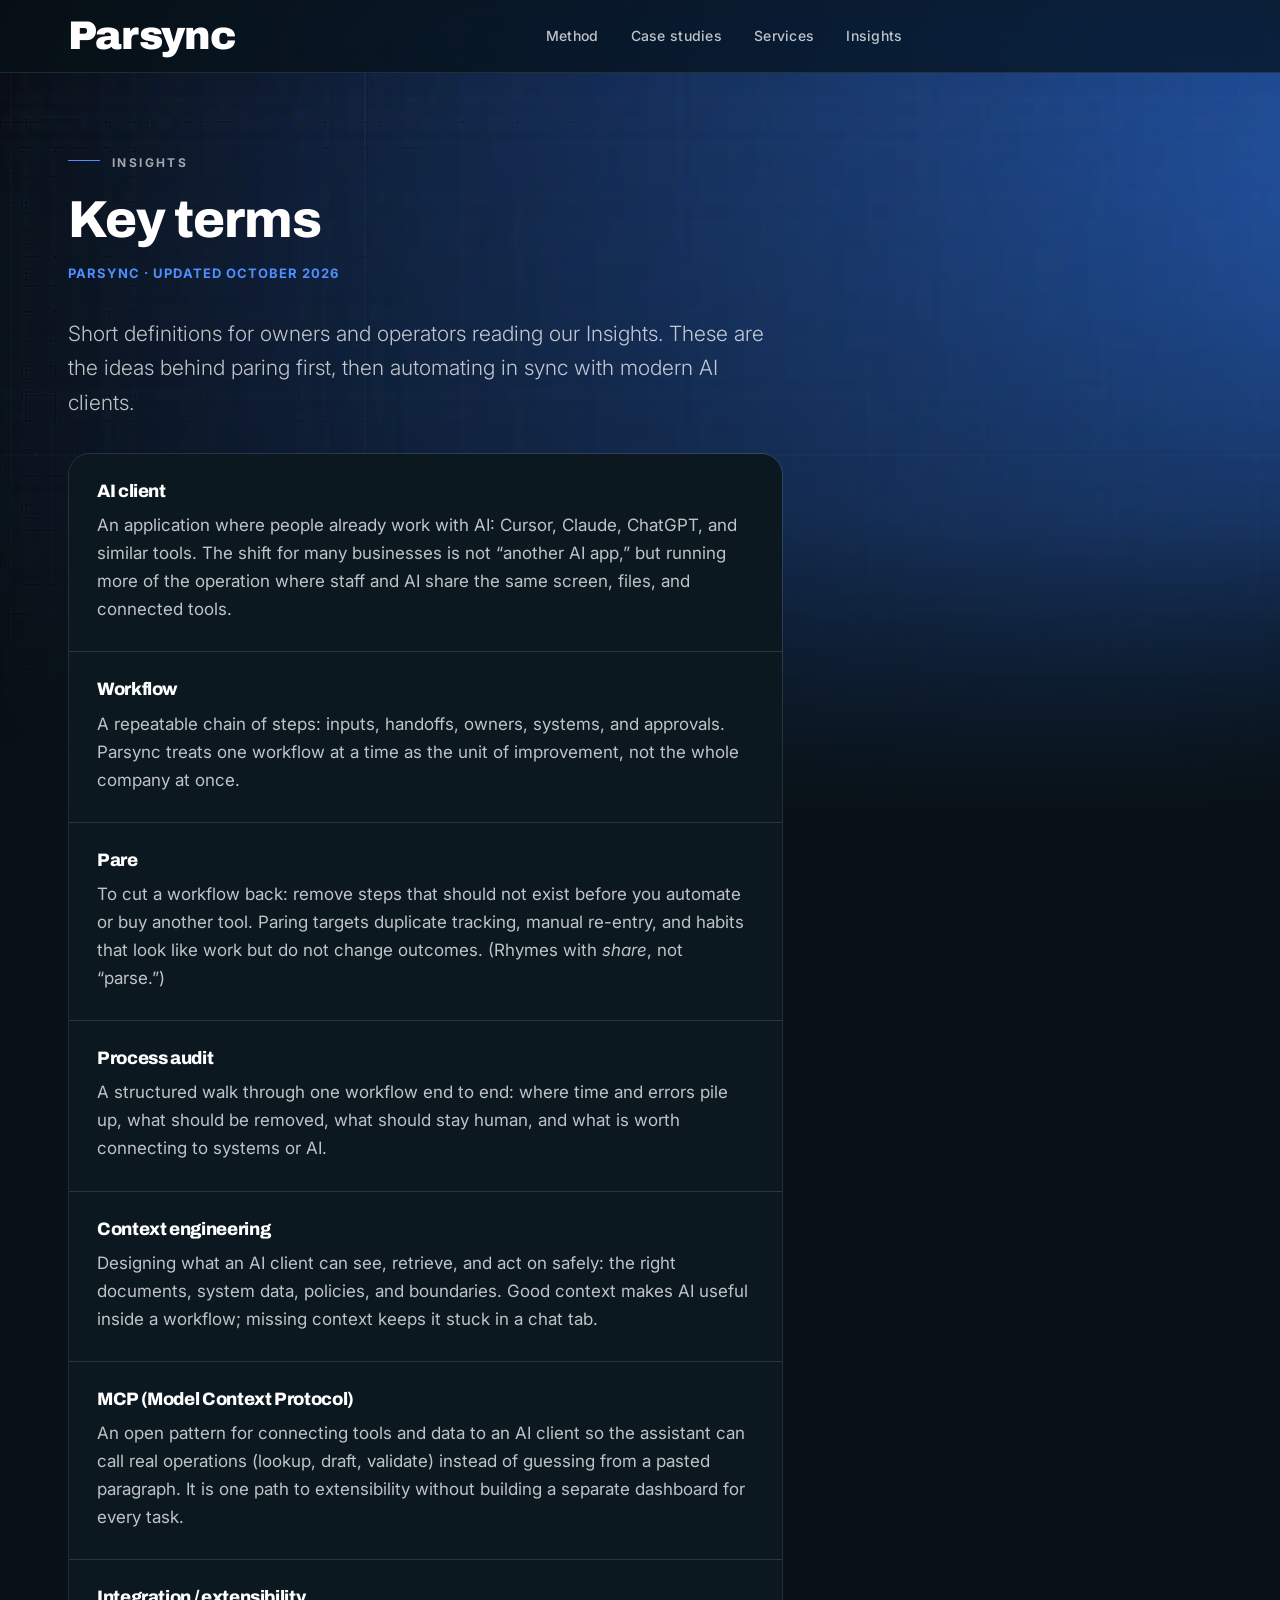
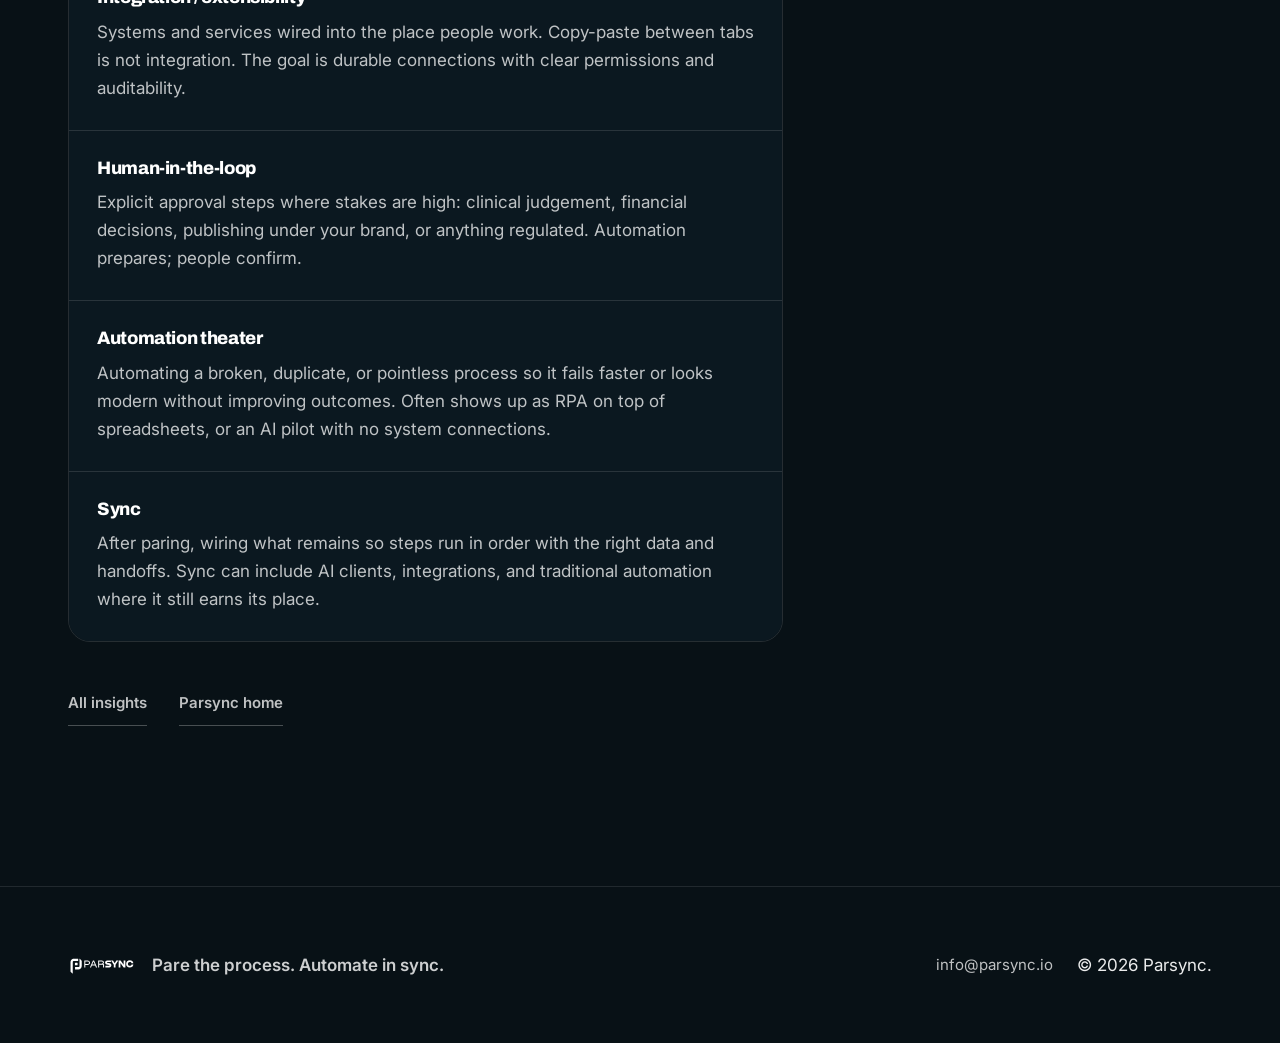
<file: blog/glossary.html>
<!DOCTYPE html>
<html lang="en">
<head>
<meta charset="utf-8">
<meta name="viewport" content="width=device-width, initial-scale=1">
<title>Key terms for AI and workflow | Parsync Insights</title>
<meta name="description" content="Definitions for owners and operators: AI clients, context engineering, MCP, process audits, and paring workflows before automation.">
<link rel="canonical" href="https://parsync.io/blog/glossary.html">
<meta name="color-scheme" content="dark">
<link rel="icon" href="/assets/favicon.svg" type="image/svg+xml">
<link rel="preconnect" href="https://fonts.googleapis.com">
<link rel="preconnect" href="https://fonts.gstatic.com" crossorigin>
<link rel="stylesheet" href="https://fonts.googleapis.com/css2?family=Archivo:wght@300;400;700;800;900&family=Inter:wght@300;400;500;600;700&display=swap">
<style>
  :root{--navy:#081116;--blue:#508FFF;--blue-tint:#7CABFF;--white:#FFFFFF;--w-92:rgba(255,255,255,.92);--w-72:rgba(255,255,255,.72);--w-58:rgba(255,255,255,.58);--rule:rgba(255,255,255,.14);--rule-strong:rgba(255,255,255,.26);--display:Archivo,"Helvetica Neue",Helvetica,Arial,sans-serif;--text:Inter,-apple-system,BlinkMacSystemFont,"Segoe UI",Helvetica,Arial,sans-serif;--t-hero:clamp(2rem,5vw,3.25rem);--radius:4px;--nav-h:112px;--gutter:clamp(1.25rem,4vw,3rem);--measure:65ch}
  @media (min-width:48rem){ :root{ --nav-h:70px; } }
  *,*::before,*::after{box-sizing:border-box}
  body{margin:0;background:var(--navy);color:var(--w-92);font-family:var(--text);font-size:1.0625rem;line-height:1.65;-webkit-font-smoothing:antialiased}
  h1,h2{margin:0;font-family:var(--display);font-weight:800;letter-spacing:-.033em;line-height:1.05;color:var(--white);text-wrap:balance}
  p,dd{margin:0}dt{font-weight:600;color:var(--white)}a{color:var(--blue)}
  :focus-visible{outline:2px solid var(--blue);outline-offset:3px;border-radius:2px}
  .wrap{width:100%;max-width:1220px;margin:0 auto;padding-inline:var(--gutter)}
  [id]{scroll-margin-top:calc(var(--nav-h) + 1.5rem)}
  .eyebrow{display:flex;align-items:flex-start;gap:.75rem;margin:0;font-size:.75rem;font-weight:600;letter-spacing:.16em;text-transform:uppercase;color:var(--w-58)}
  .eyebrow::before{content:"";flex:none;width:28px;height:1px;margin-top:.6em;background:var(--blue)}
  .btn{display:inline-flex;align-items:center;justify-content:center;min-height:48px;padding:.6rem 1.5rem;font-size:.9375rem;font-weight:600;text-decoration:none;border-radius:var(--radius);background:var(--blue);color:var(--navy)}
  .btn--nav{min-height:44px;padding:.4rem 1.1rem;font-size:.875rem}
  .link-quiet{display:inline-flex;align-items:center;min-height:44px;color:var(--w-72);text-decoration:none;border-bottom:1px solid var(--rule-strong);font-size:.9375rem;font-weight:600}
  .link-quiet:hover{color:var(--white);border-color:var(--blue)}
  .nav{position:sticky;top:0;z-index:60;background:var(--navy);border-bottom:1px solid var(--rule)}
  .nav__inner{display:grid;grid-template-columns:1fr auto;align-items:center;gap:.4rem 1rem;padding-block:.5rem}
  .wordmark{font-family:var(--display);font-size:1.3125rem;font-weight:800;letter-spacing:-.035em;color:var(--white);text-decoration:none}
  .nav__links{grid-column:1 / -1;grid-row:2;display:flex;flex-wrap:wrap;gap:1rem 1.25rem}
  .nav__links a{display:inline-flex;align-items:center;min-height:44px;font-size:.875rem;font-weight:600;color:var(--w-72);text-decoration:none}
  .nav__links a:hover{color:var(--white)}
  @media (min-width:48rem){.nav__inner{grid-template-columns:auto 1fr auto;padding-block:.6rem}.nav__inner .wordmark,.nav__inner .btn--nav,.nav__links{grid-row:1}.nav__inner .btn--nav{grid-column:3}.nav__links{grid-column:2;justify-content:center;gap:2rem}}
  .article{padding-block:clamp(3rem,8vw,5rem)}
  .article h1{margin-top:1.25rem;font-size:var(--t-hero);max-width:24ch}
  .article__meta{margin-top:1rem;font-size:.8125rem;font-weight:600;letter-spacing:.08em;text-transform:uppercase;color:var(--blue)}
  .article__body{margin-top:2rem;max-width:var(--measure)}
  .article__body .lead{font-size:clamp(1.125rem,2vw,1.3125rem);font-weight:300;color:var(--w-72);margin-bottom:2rem}
  .terms{display:grid;gap:0;border:1px solid var(--rule);border-radius:var(--radius);overflow:hidden;margin-top:2rem}
  .term{padding:clamp(1.25rem,3vw,1.75rem);border-top:1px solid var(--rule);background:rgba(80,143,255,.03)}
  .term:first-child{border-top:0}
  .term h2{font-size:1.125rem;letter-spacing:-.02em}
  .term p{margin-top:.65rem;color:var(--w-72)}
  .article__nav{margin-top:2.5rem;display:flex;flex-wrap:wrap;gap:1rem 2rem}
  .footer{border-top:1px solid var(--rule);padding-block:clamp(2.5rem,5vw,3.5rem);margin-top:clamp(3rem,8vw,5rem)}
  .footer__grid{display:grid;gap:1rem}
  @media (min-width:48rem){ .footer__grid{grid-template-columns:auto 1fr auto;align-items:center} }
  .footer a{color:var(--w-72);text-decoration:none;font-size:.9375rem}
  .footer a:hover{color:var(--white)}
  .footer .wordmark{color:var(--white)}
  .footer__tagline{font-weight:600;color:var(--w-72)}
</style>
<link rel="stylesheet" href="/assets/site.css">
</head>
<body>
<header class="nav">
  <div class="wrap nav__inner">
    <a class="wordmark" href="/">Parsync</a>
    <nav class="nav__links" aria-label="Primary">
      <a href="/#method">Method</a>
      <a href="/#case-studies">Case studies</a>
      <a href="/#services">Services</a>
      <a href="/blog/">Insights</a>
    </nav>
  </div>
</header>
<main>
  <article class="article wrap">
    <p class="eyebrow">Insights</p>
    <h1>Key terms</h1>
    <p class="article__meta">Parsync · Updated October 2026</p>
    <div class="article__body">
      <p class="lead">Short definitions for owners and operators reading our Insights. These are the ideas behind paring first, then automating in sync with modern AI clients.</p>

      <div class="terms">
        <section class="term" id="ai-client">
          <h2>AI client</h2>
          <p>An application where people already work with AI: Cursor, Claude, ChatGPT, and similar tools. The shift for many businesses is not “another AI app,” but running more of the operation where staff and AI share the same screen, files, and connected tools.</p>
        </section>
        <section class="term" id="workflow">
          <h2>Workflow</h2>
          <p>A repeatable chain of steps: inputs, handoffs, owners, systems, and approvals. Parsync treats one workflow at a time as the unit of improvement, not the whole company at once.</p>
        </section>
        <section class="term" id="pare">
          <h2>Pare</h2>
          <p>To cut a workflow back: remove steps that should not exist before you automate or buy another tool. Paring targets duplicate tracking, manual re-entry, and habits that look like work but do not change outcomes. (Rhymes with <em>share</em>, not &ldquo;parse.&rdquo;)</p>
        </section>
        <section class="term" id="process-audit">
          <h2>Process audit</h2>
          <p>A structured walk through one workflow end to end: where time and errors pile up, what should be removed, what should stay human, and what is worth connecting to systems or AI.</p>
        </section>
        <section class="term" id="context-engineering">
          <h2>Context engineering</h2>
          <p>Designing what an AI client can see, retrieve, and act on safely: the right documents, system data, policies, and boundaries. Good context makes AI useful inside a workflow; missing context keeps it stuck in a chat tab.</p>
        </section>
        <section class="term" id="mcp">
          <h2>MCP (Model Context Protocol)</h2>
          <p>An open pattern for connecting tools and data to an AI client so the assistant can call real operations (lookup, draft, validate) instead of guessing from a pasted paragraph. It is one path to extensibility without building a separate dashboard for every task.</p>
        </section>
        <section class="term" id="integration">
          <h2>Integration / extensibility</h2>
          <p>Systems and services wired into the place people work. Copy-paste between tabs is not integration. The goal is durable connections with clear permissions and auditability.</p>
        </section>
        <section class="term" id="human-in-the-loop">
          <h2>Human-in-the-loop</h2>
          <p>Explicit approval steps where stakes are high: clinical judgement, financial decisions, publishing under your brand, or anything regulated. Automation prepares; people confirm.</p>
        </section>
        <section class="term" id="automation-theater">
          <h2>Automation theater</h2>
          <p>Automating a broken, duplicate, or pointless process so it fails faster or looks modern without improving outcomes. Often shows up as RPA on top of spreadsheets, or an AI pilot with no system connections.</p>
        </section>
        <section class="term" id="sync">
          <h2>Sync</h2>
          <p>After paring, wiring what remains so steps run in order with the right data and handoffs. Sync can include AI clients, integrations, and traditional automation where it still earns its place.</p>
        </section>
      </div>
    </div>
    <nav class="article__nav" aria-label="Post navigation">
      <a class="link-quiet" href="/blog/">All insights</a>
      <a class="link-quiet" href="/">Parsync home</a>
    </nav>
  </article>
</main>
<footer class="footer">
  <div class="wrap footer__grid">
    <p><a class="footer__logo" href="/" aria-label="Parsync, home"><img src="/assets/logo-white.svg" alt="Parsync" width="67" height="22"></a></p>
    <p class="footer__tagline">Pare the process. Automate in sync.</p>
    <div class="footer__meta"><a href="mailto:info@parsync.io">info@parsync.io</a><span>&#169; 2026 Parsync.</span></div>
  </div>
</footer>
</body>
</html>
</file>
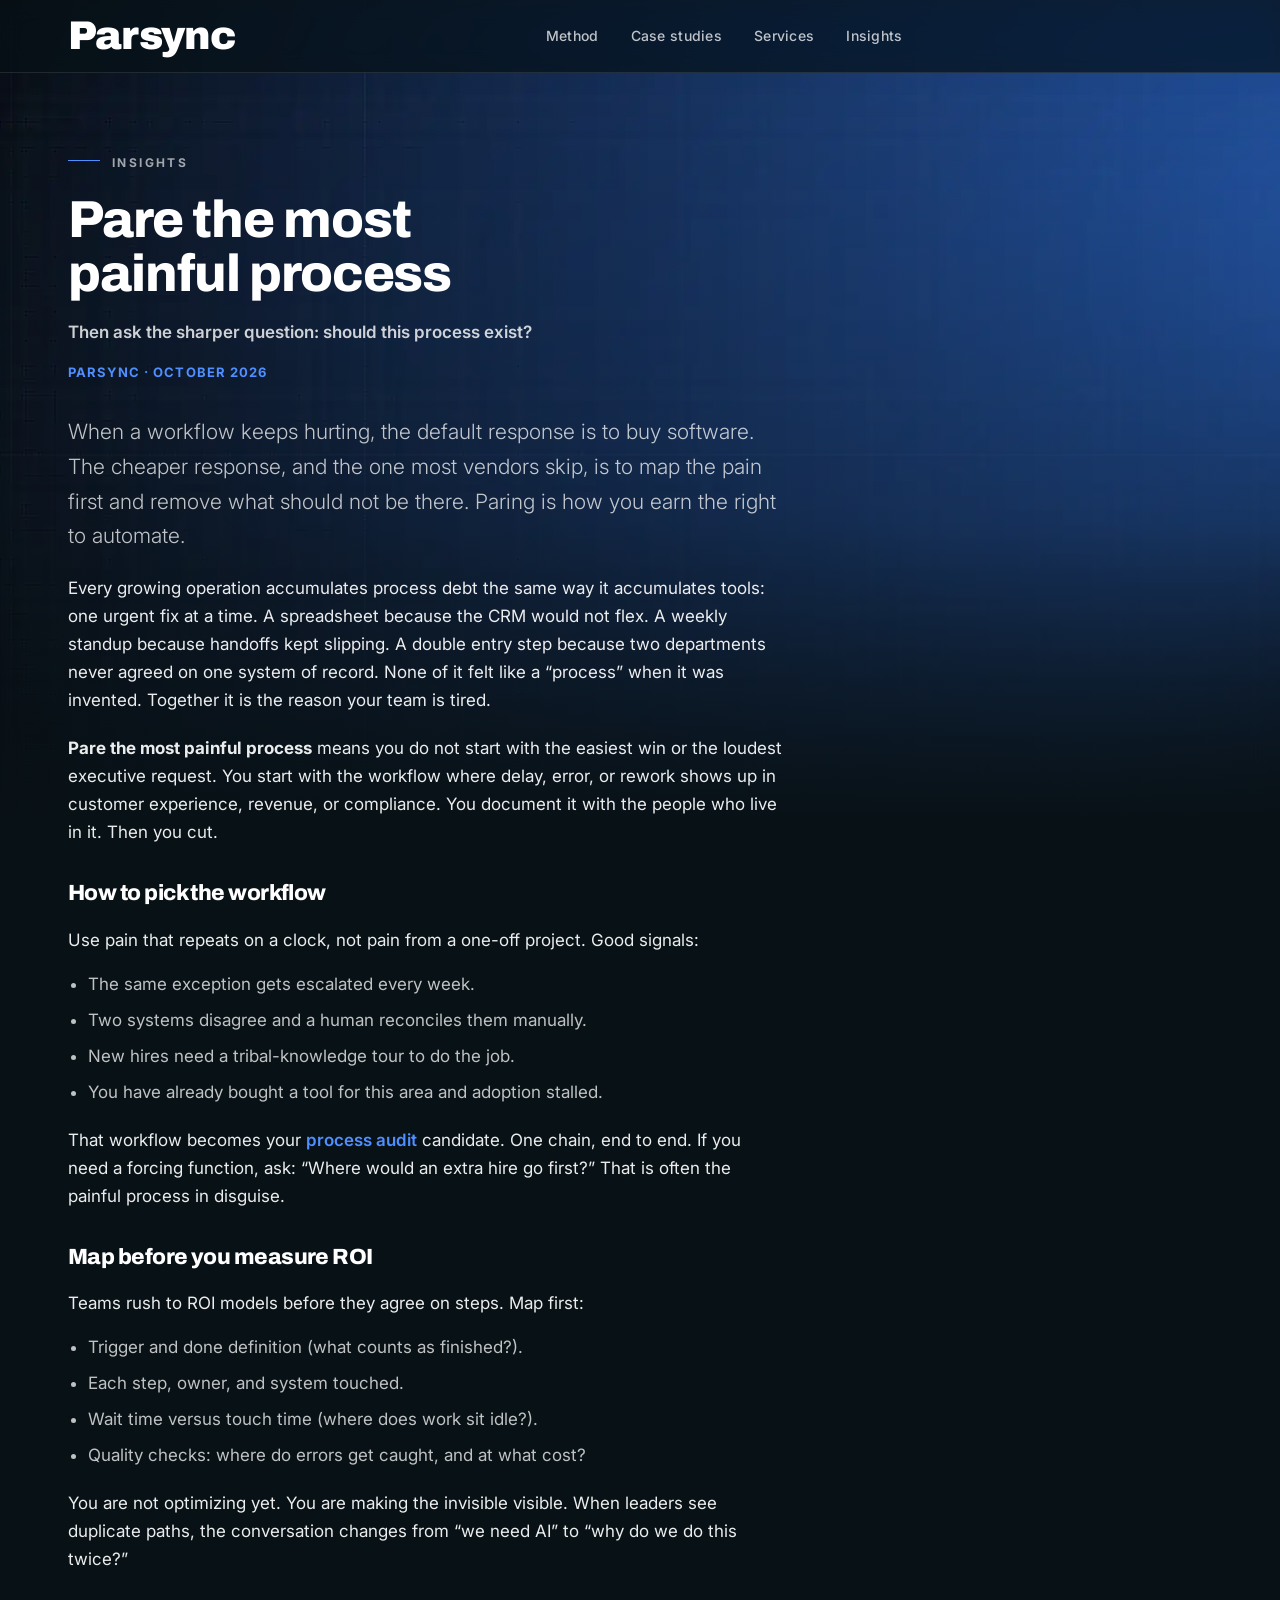
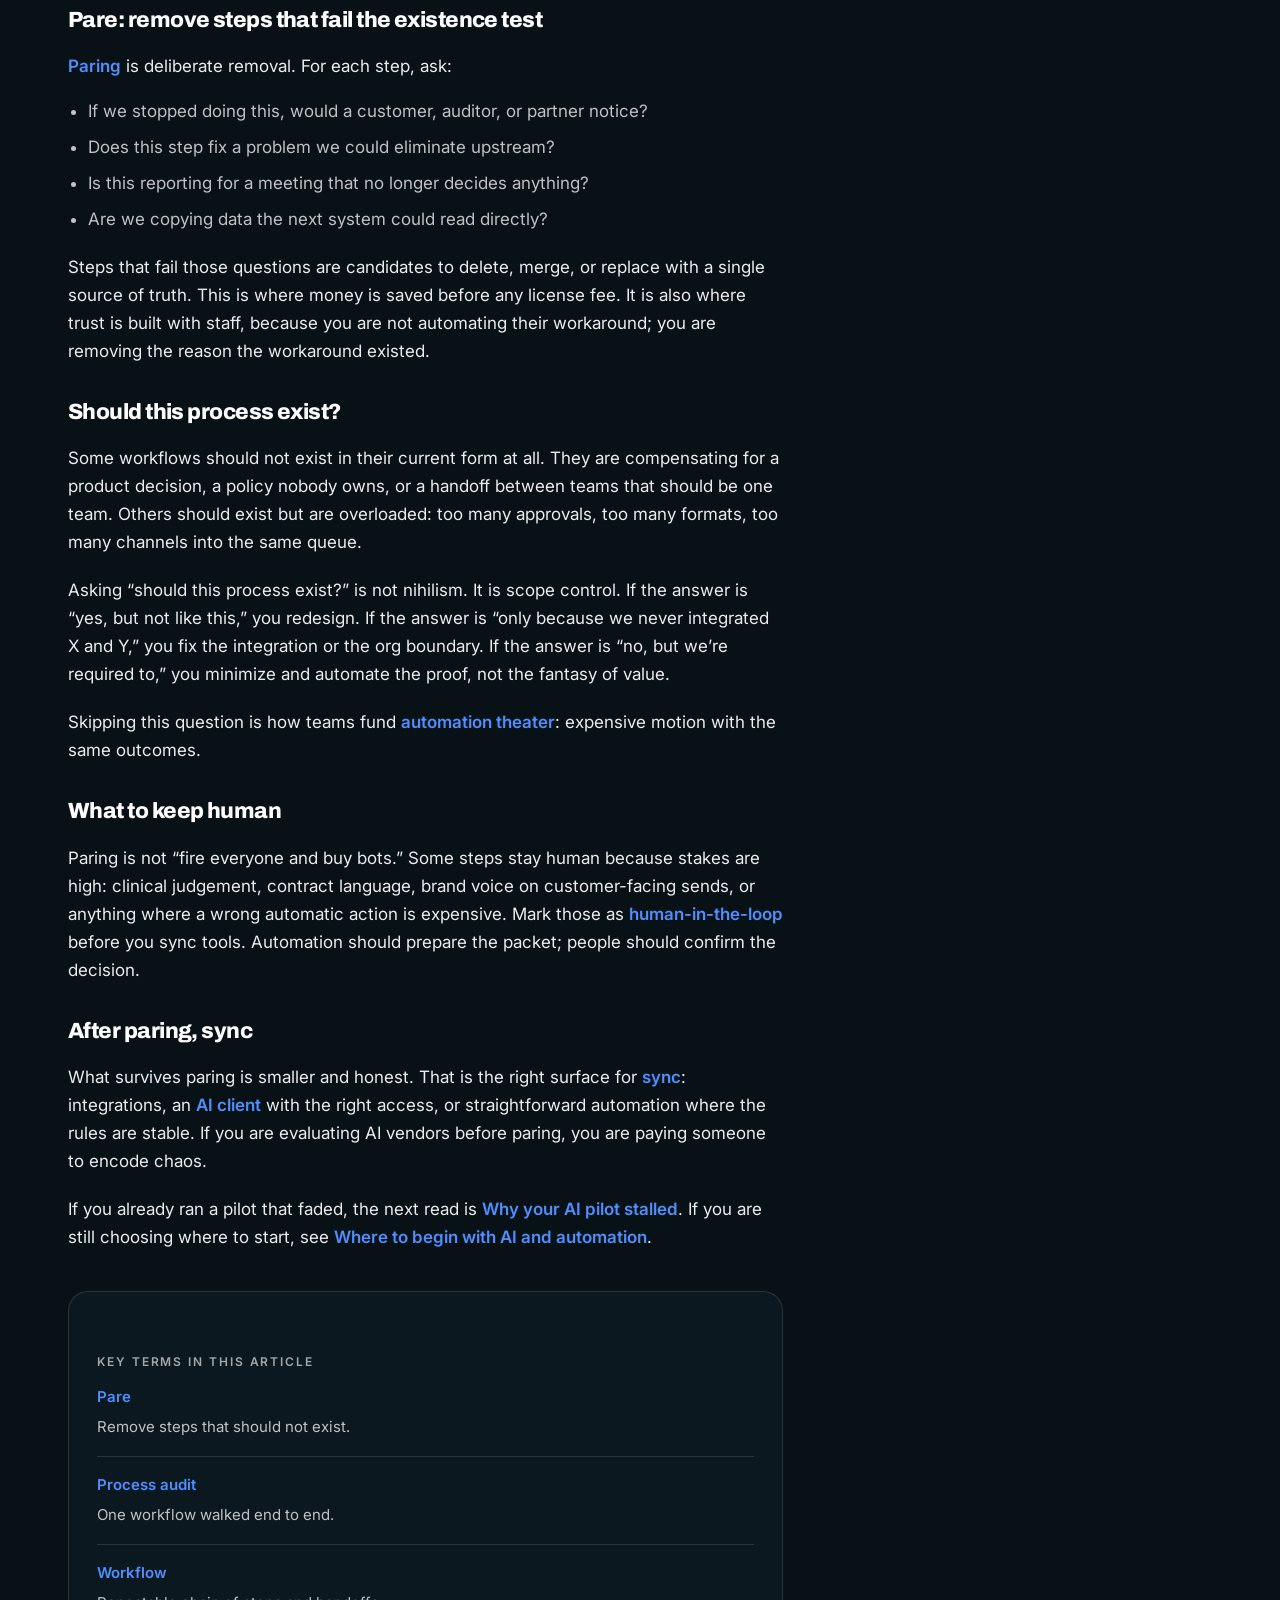
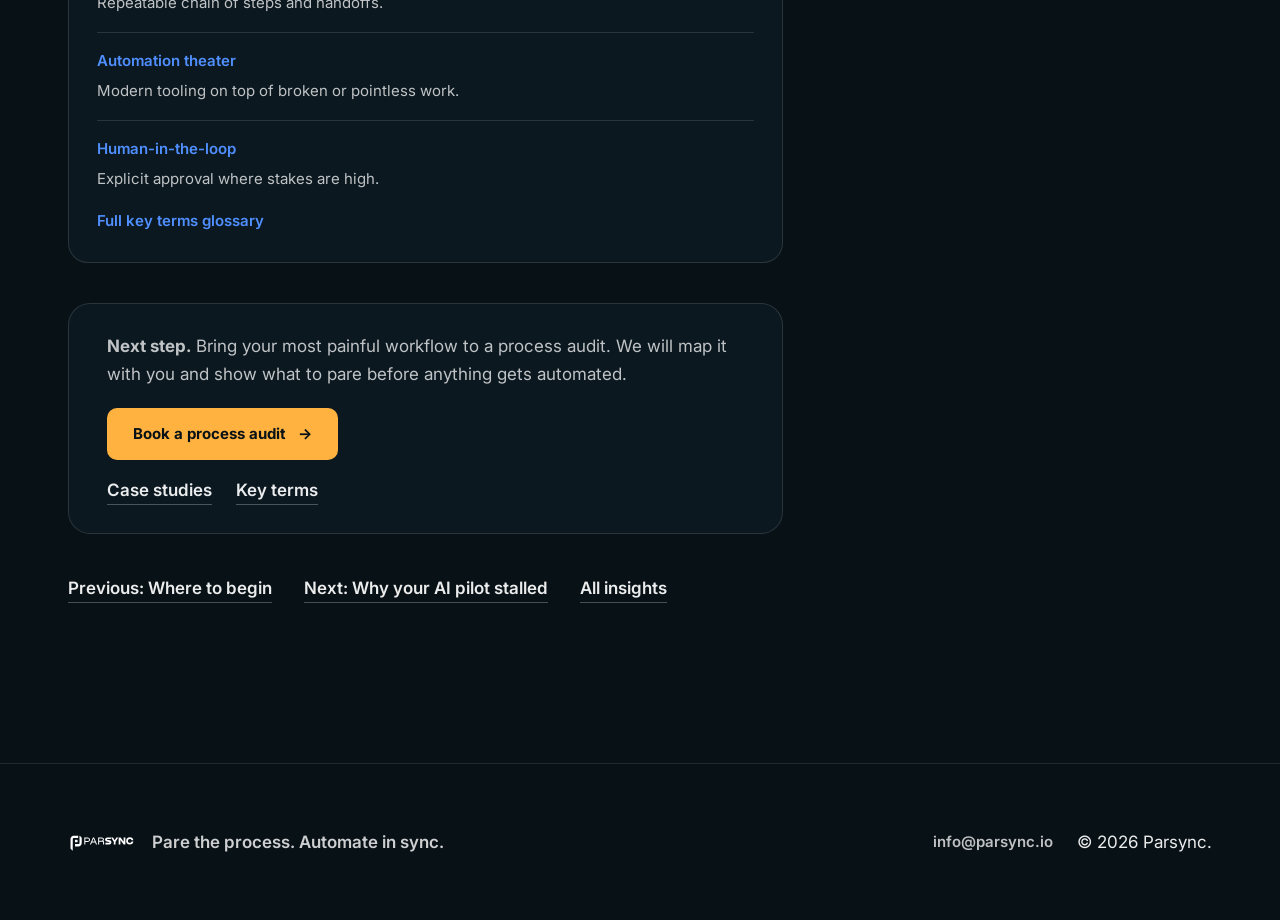
<file: blog/should-this-process-exist.html>
<!DOCTYPE html>
<html lang="en">
<head>
<meta charset="utf-8">
<meta name="viewport" content="width=device-width, initial-scale=1">
<title>Pare the most painful process | Parsync Insights</title>
<meta name="description" content="Start with the workflow that hurts most. Map it, remove what should not exist, then ask whether the process should exist at all before you automate.">
<link rel="canonical" href="https://parsync.io/blog/should-this-process-exist.html">
<meta name="color-scheme" content="dark">
<link rel="icon" href="/assets/favicon.svg" type="image/svg+xml">
<link rel="preconnect" href="https://fonts.googleapis.com">
<link rel="preconnect" href="https://fonts.gstatic.com" crossorigin>
<link rel="stylesheet" href="https://fonts.googleapis.com/css2?family=Archivo:wght@300;400;700;800;900&family=Inter:wght@300;400;500;600;700&display=swap">
<style>
  :root{--navy:#081116;--blue:#508FFF;--blue-tint:#7CABFF;--white:#FFFFFF;--w-92:rgba(255,255,255,.92);--w-72:rgba(255,255,255,.72);--w-58:rgba(255,255,255,.58);--rule:rgba(255,255,255,.14);--rule-strong:rgba(255,255,255,.26);--display:Archivo,"Helvetica Neue",Helvetica,Arial,sans-serif;--text:Inter,-apple-system,BlinkMacSystemFont,"Segoe UI",Helvetica,Arial,sans-serif;--t-hero:clamp(2rem,5vw,3.25rem);--radius:4px;--nav-h:112px;--gutter:clamp(1.25rem,4vw,3rem);--measure:65ch}
  @media (min-width:48rem){ :root{ --nav-h:70px; } }
  *,*::before,*::after{box-sizing:border-box}
  body{margin:0;background:var(--navy);color:var(--w-92);font-family:var(--text);font-size:1.0625rem;line-height:1.65;-webkit-font-smoothing:antialiased}
  h1,h2{margin:0;font-family:var(--display);font-weight:800;letter-spacing:-.033em;line-height:1.05;color:var(--white);text-wrap:balance}
  p{margin:0}a{color:var(--blue);text-decoration:none;font-weight:600}
  a:hover{text-decoration:underline}
  a.link-quiet{color:inherit;font-weight:600;text-decoration:none;border-bottom:1px solid var(--rule-strong)}
  a.link-quiet:hover{color:var(--white);border-color:var(--blue);text-decoration:none}
  :focus-visible{outline:2px solid var(--blue);outline-offset:3px;border-radius:2px}
  .wrap{width:100%;max-width:1220px;margin:0 auto;padding-inline:var(--gutter)}
  .eyebrow{display:flex;align-items:flex-start;gap:.75rem;margin:0;font-size:.75rem;font-weight:600;letter-spacing:.16em;text-transform:uppercase;color:var(--w-58)}
  .eyebrow::before{content:"";flex:none;width:28px;height:1px;margin-top:.6em;background:var(--blue)}
  .btn{display:inline-flex;align-items:center;justify-content:center;min-height:48px;padding:.6rem 1.5rem;font-size:.9375rem;font-weight:600;text-decoration:none;border-radius:var(--radius);background:var(--blue);color:var(--navy)}
  .btn:hover{background:var(--blue-tint);text-decoration:none}
  .btn--nav{min-height:44px;padding:.4rem 1.1rem;font-size:.875rem}
  .nav{position:sticky;top:0;z-index:60;background:var(--navy);border-bottom:1px solid var(--rule)}
  .nav__inner{display:grid;grid-template-columns:1fr auto;align-items:center;gap:.4rem 1rem;padding-block:.5rem}
  .wordmark{font-family:var(--display);font-size:1.3125rem;font-weight:800;letter-spacing:-.035em;color:var(--white);text-decoration:none}
  .nav__links{grid-column:1 / -1;grid-row:2;display:flex;flex-wrap:wrap;gap:1rem 1.25rem}
  .nav__links a{display:inline-flex;align-items:center;min-height:44px;font-size:.875rem;font-weight:600;color:var(--w-72);text-decoration:none}
  .nav__links a:hover{color:var(--white)}
  @media (min-width:48rem){.nav__inner{grid-template-columns:auto 1fr auto;padding-block:.6rem}.nav__inner .wordmark,.nav__inner .btn--nav,.nav__links{grid-row:1}.nav__inner .btn--nav{grid-column:3}.nav__links{grid-column:2;justify-content:center;gap:2rem}}
  .article{padding-block:clamp(3rem,8vw,5rem)}
  .article h1{margin-top:1.25rem;font-size:var(--t-hero);max-width:20ch}
  .article__deck{margin-top:1rem;font-size:1.0625rem;font-weight:600;color:var(--w-72);max-width:var(--measure)}
  .article__meta{margin-top:1rem;font-size:.8125rem;font-weight:600;letter-spacing:.08em;text-transform:uppercase;color:var(--blue)}
  .article__body{margin-top:2rem;max-width:var(--measure)}
  .article__body>*+*{margin-top:1.25rem}
  .article__body .lead{font-size:clamp(1.125rem,2vw,1.3125rem);font-weight:300;color:var(--w-72)}
  .article__body h2{font-size:1.375rem;margin-top:2.25rem;letter-spacing:-.025em}
  .article__body ul{margin:1rem 0 0;padding-left:1.25rem;color:var(--w-72)}
  .article__body li{margin-top:.5rem}
  .glossary-mini{margin-top:2.5rem;padding:clamp(1.25rem,3vw,1.75rem);border:1px solid var(--rule);border-radius:var(--radius);background:rgba(80,143,255,.04)}
  .glossary-mini h2{font-size:.75rem;letter-spacing:.16em;text-transform:uppercase;font-family:var(--text);font-weight:600;color:var(--w-58)}
  .glossary-mini dl{margin-top:1rem}
  .glossary-mini .glossary-mini__row+ .glossary-mini__row{margin-top:1rem;padding-top:1rem;border-top:1px solid var(--rule)}
  .glossary-mini dt{font-size:.9375rem;font-weight:600;color:var(--white)}
  .glossary-mini dd{margin-top:.35rem;font-size:.9375rem;color:var(--w-72)}
  .article__cta{margin-top:2.5rem;padding-top:2rem;border-top:1px solid var(--rule)}
  .article__cta p{color:var(--w-72)}
  .article__cta .btn{margin-top:1.25rem}
  .article__cta-links{margin-top:1rem;display:flex;flex-wrap:wrap;gap:1rem 1.5rem}
  .article__nav{margin-top:2.5rem;display:flex;flex-wrap:wrap;gap:1rem 2rem}
  .footer{border-top:1px solid var(--rule);padding-block:clamp(2.5rem,5vw,3.5rem);margin-top:clamp(3rem,8vw,5rem)}
  .footer__grid{display:grid;gap:1rem}
  @media (min-width:48rem){ .footer__grid{grid-template-columns:auto 1fr auto;align-items:center} }
  .footer a{color:var(--w-72);text-decoration:none;font-size:.9375rem}
  .footer a:hover{color:var(--white)}
  .footer .wordmark{color:var(--white)}
  .footer__tagline{font-weight:600;color:var(--w-72)}
</style>
<link rel="stylesheet" href="/assets/site.css">
</head>
<body>
<header class="nav">
  <div class="wrap nav__inner">
    <a class="wordmark" href="/">Parsync</a>
    <nav class="nav__links" aria-label="Primary">
      <a href="/#method">Method</a>
      <a href="/#case-studies">Case studies</a>
      <a href="/#services">Services</a>
      <a href="/blog/">Insights</a>
    </nav>
  </div>
</header>
<main>
  <article class="article wrap">
    <p class="eyebrow">Insights</p>
    <h1>Pare the most painful process</h1>
    <p class="article__deck">Then ask the sharper question: should this process exist?</p>
    <p class="article__meta">Parsync · October 2026</p>
    <div class="article__body">
      <p class="lead">When a workflow keeps hurting, the default response is to buy software. The cheaper response, and the one most vendors skip, is to map the pain first and remove what should not be there. Paring is how you earn the right to automate.</p>

      <p>Every growing operation accumulates process debt the same way it accumulates tools: one urgent fix at a time. A spreadsheet because the CRM would not flex. A weekly standup because handoffs kept slipping. A double entry step because two departments never agreed on one system of record. None of it felt like a “process” when it was invented. Together it is the reason your team is tired.</p>

      <p><strong>Pare the most painful process</strong> means you do not start with the easiest win or the loudest executive request. You start with the workflow where delay, error, or rework shows up in customer experience, revenue, or compliance. You document it with the people who live in it. Then you cut.</p>

      <h2>How to pick the workflow</h2>
      <p>Use pain that repeats on a clock, not pain from a one-off project. Good signals:</p>
      <ul>
        <li>The same exception gets escalated every week.</li>
        <li>Two systems disagree and a human reconciles them manually.</li>
        <li>New hires need a tribal-knowledge tour to do the job.</li>
        <li>You have already bought a tool for this area and adoption stalled.</li>
      </ul>
      <p>That workflow becomes your <a href="/blog/glossary.html#process-audit">process audit</a> candidate. One chain, end to end. If you need a forcing function, ask: “Where would an extra hire go first?” That is often the painful process in disguise.</p>

      <h2>Map before you measure ROI</h2>
      <p>Teams rush to ROI models before they agree on steps. Map first:</p>
      <ul>
        <li>Trigger and done definition (what counts as finished?).</li>
        <li>Each step, owner, and system touched.</li>
        <li>Wait time versus touch time (where does work sit idle?).</li>
        <li>Quality checks: where do errors get caught, and at what cost?</li>
      </ul>
      <p>You are not optimizing yet. You are making the invisible visible. When leaders see duplicate paths, the conversation changes from “we need AI” to “why do we do this twice?”</p>

      <h2>Pare: remove steps that fail the existence test</h2>
      <p><a href="/blog/glossary.html#pare">Paring</a> is deliberate removal. For each step, ask:</p>
      <ul>
        <li>If we stopped doing this, would a customer, auditor, or partner notice?</li>
        <li>Does this step fix a problem we could eliminate upstream?</li>
        <li>Is this reporting for a meeting that no longer decides anything?</li>
        <li>Are we copying data the next system could read directly?</li>
      </ul>
      <p>Steps that fail those questions are candidates to delete, merge, or replace with a single source of truth. This is where money is saved before any license fee. It is also where trust is built with staff, because you are not automating their workaround; you are removing the reason the workaround existed.</p>

      <h2>Should this process exist?</h2>
      <p>Some workflows should not exist in their current form at all. They are compensating for a product decision, a policy nobody owns, or a handoff between teams that should be one team. Others should exist but are overloaded: too many approvals, too many formats, too many channels into the same queue.</p>
      <p>Asking “should this process exist?” is not nihilism. It is scope control. If the answer is “yes, but not like this,” you redesign. If the answer is “only because we never integrated X and Y,” you fix the integration or the org boundary. If the answer is “no, but we’re required to,” you minimize and automate the proof, not the fantasy of value.</p>
      <p>Skipping this question is how teams fund <a href="/blog/glossary.html#automation-theater">automation theater</a>: expensive motion with the same outcomes.</p>

      <h2>What to keep human</h2>
      <p>Paring is not “fire everyone and buy bots.” Some steps stay human because stakes are high: clinical judgement, contract language, brand voice on customer-facing sends, or anything where a wrong automatic action is expensive. Mark those as <a href="/blog/glossary.html#human-in-the-loop">human-in-the-loop</a> before you sync tools. Automation should prepare the packet; people should confirm the decision.</p>

      <h2>After paring, sync</h2>
      <p>What survives paring is smaller and honest. That is the right surface for <a href="/blog/glossary.html#sync">sync</a>: integrations, an <a href="/blog/glossary.html#ai-client">AI client</a> with the right access, or straightforward automation where the rules are stable. If you are evaluating AI vendors before paring, you are paying someone to encode chaos.</p>
      <p>If you already ran a pilot that faded, the next read is <a href="/blog/why-your-ai-pilot-stalled.html">Why your AI pilot stalled</a>. If you are still choosing where to start, see <a href="/blog/where-to-begin-with-ai-and-automation.html">Where to begin with AI and automation</a>.</p>

      <section class="glossary-mini" aria-labelledby="glossary-mini-title">
        <h2 id="glossary-mini-title">Key terms in this article</h2>
        <dl>
          <div class="glossary-mini__row">
            <dt><a href="/blog/glossary.html#pare">Pare</a></dt>
            <dd>Remove steps that should not exist.</dd>
          </div>
          <div class="glossary-mini__row">
            <dt><a href="/blog/glossary.html#process-audit">Process audit</a></dt>
            <dd>One workflow walked end to end.</dd>
          </div>
          <div class="glossary-mini__row">
            <dt><a href="/blog/glossary.html#workflow">Workflow</a></dt>
            <dd>Repeatable chain of steps and handoffs.</dd>
          </div>
          <div class="glossary-mini__row">
            <dt><a href="/blog/glossary.html#automation-theater">Automation theater</a></dt>
            <dd>Modern tooling on top of broken or pointless work.</dd>
          </div>
          <div class="glossary-mini__row">
            <dt><a href="/blog/glossary.html#human-in-the-loop">Human-in-the-loop</a></dt>
            <dd>Explicit approval where stakes are high.</dd>
          </div>
        </dl>
        <p style="margin-top:1rem;font-size:.9375rem"><a href="/blog/glossary.html">Full key terms glossary</a></p>
      </section>

      <div class="article__cta">
        <p><strong>Next step.</strong> Bring your most painful workflow to a process audit. We will map it with you and show what to pare before anything gets automated.</p>
        <a class="btn" href="https://calendar.app.google/tk7x2NYHYPZq2wYJ7">Book a process audit</a>
        <div class="article__cta-links">
          <a class="link-quiet" href="/#case-studies">Case studies</a>
          <a class="link-quiet" href="/blog/glossary.html">Key terms</a>
        </div>
      </div>
    </div>
    <nav class="article__nav" aria-label="Post navigation">
      <a class="link-quiet" href="/blog/where-to-begin-with-ai-and-automation.html">Previous: Where to begin</a>
      <a class="link-quiet" href="/blog/why-your-ai-pilot-stalled.html">Next: Why your AI pilot stalled</a>
      <a class="link-quiet" href="/blog/">All insights</a>
    </nav>
  </article>
</main>
<footer class="footer">
  <div class="wrap footer__grid">
    <p><a class="footer__logo" href="/" aria-label="Parsync, home"><img src="/assets/logo-white.svg" alt="Parsync" width="67" height="22"></a></p>
    <p class="footer__tagline">Pare the process. Automate in sync.</p>
    <div class="footer__meta"><a href="mailto:info@parsync.io">info@parsync.io</a><span>&#169; 2026 Parsync.</span></div>
  </div>
</footer>
</body>
</html>
</file>
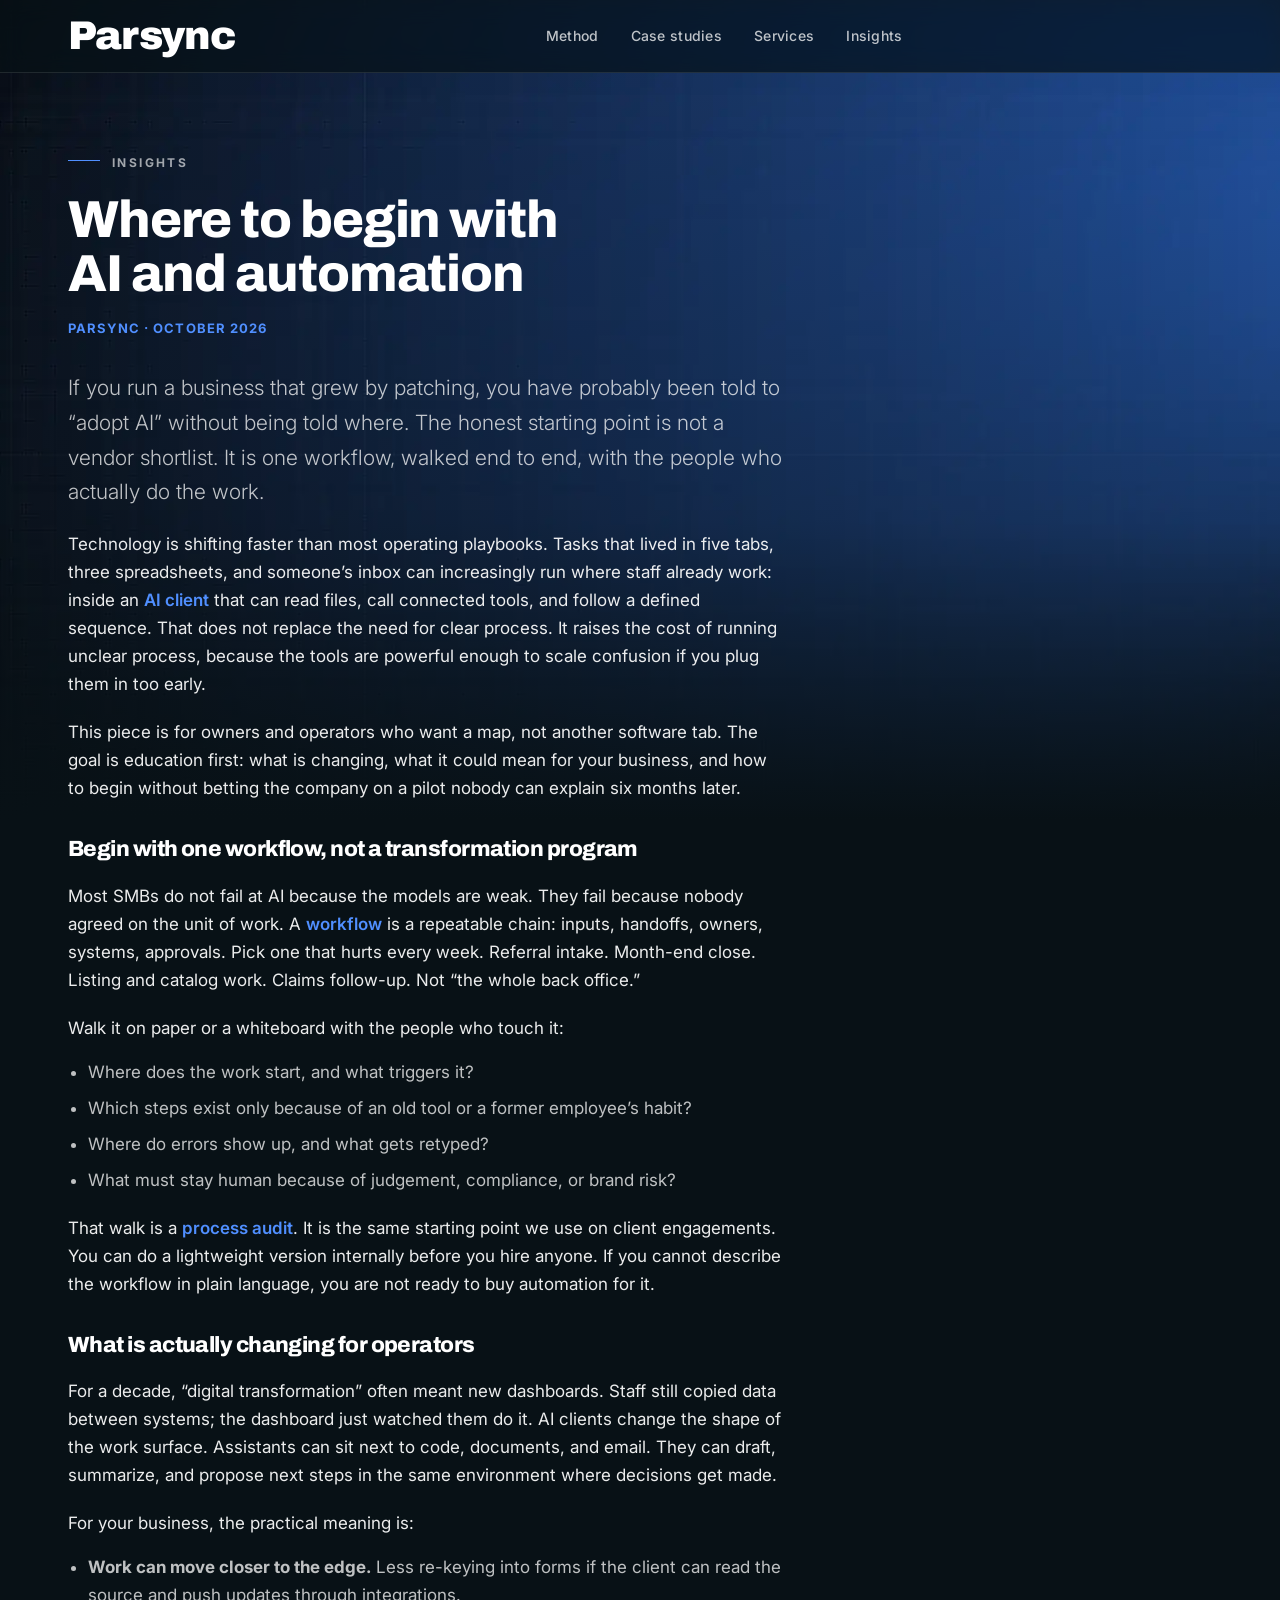
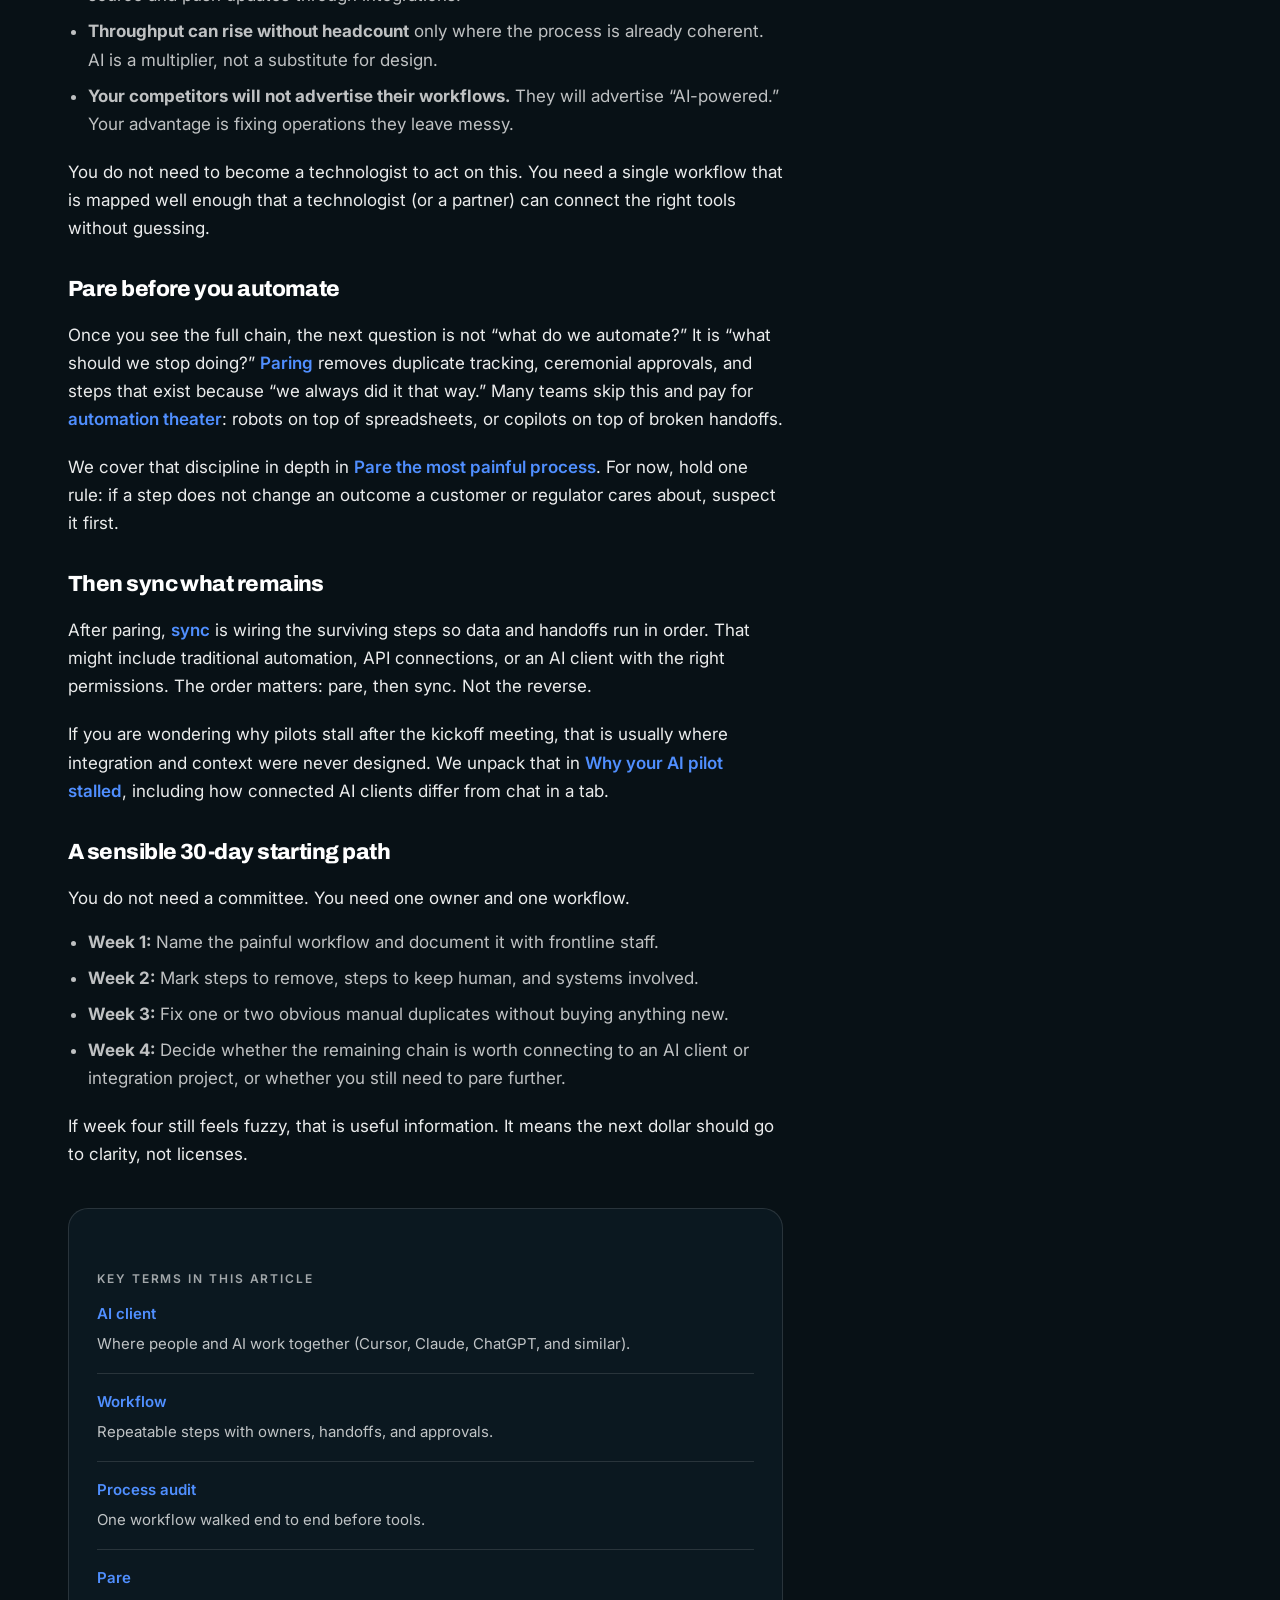
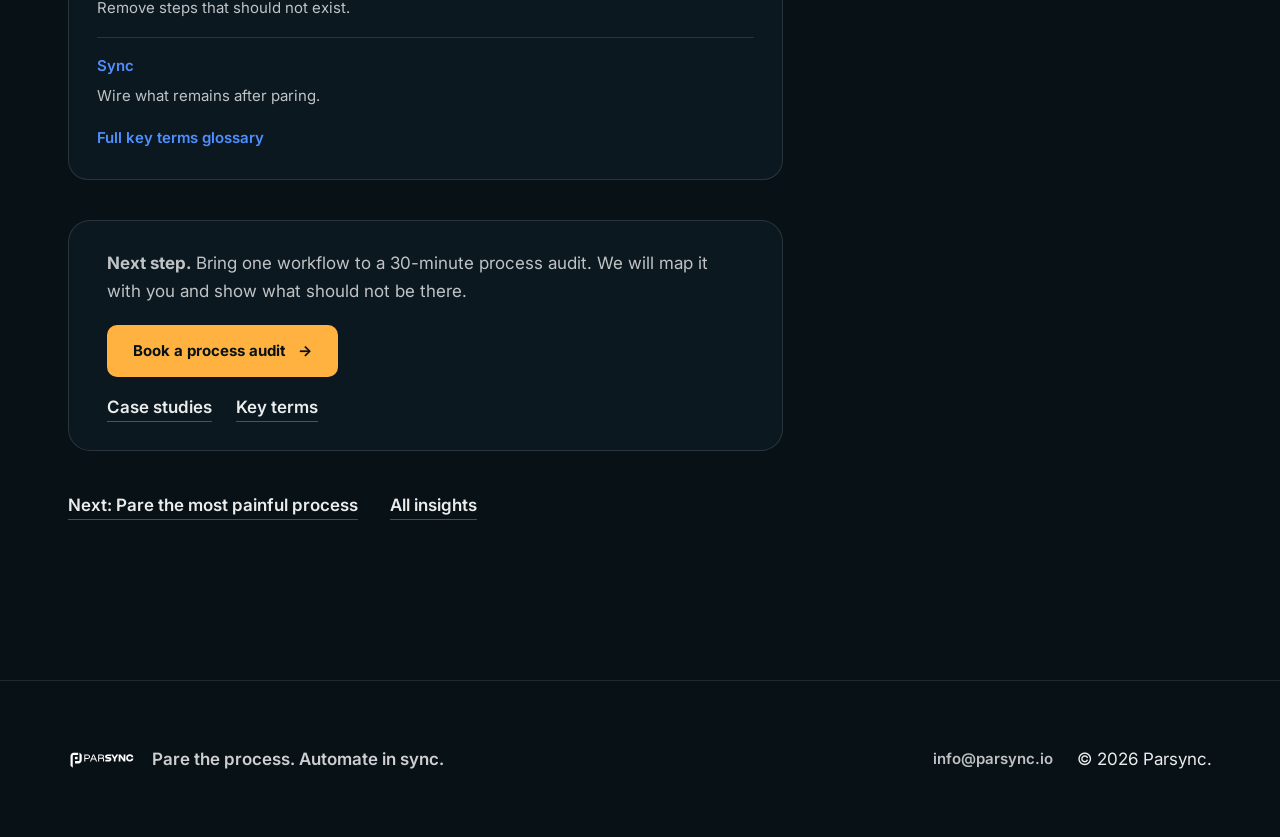
<file: blog/where-to-begin-with-ai-and-automation.html>
<!DOCTYPE html>
<html lang="en">
<head>
<meta charset="utf-8">
<meta name="viewport" content="width=device-width, initial-scale=1">
<title>Where to begin with AI and automation | Parsync Insights</title>
<meta name="description" content="Start with one workflow mapped end to end before you buy tools. How AI clients are changing where work happens, and what that means for SMB operators.">
<link rel="canonical" href="https://parsync.io/blog/where-to-begin-with-ai-and-automation.html">
<meta name="color-scheme" content="dark">
<link rel="icon" href="/assets/favicon.svg" type="image/svg+xml">
<link rel="preconnect" href="https://fonts.googleapis.com">
<link rel="preconnect" href="https://fonts.gstatic.com" crossorigin>
<link rel="stylesheet" href="https://fonts.googleapis.com/css2?family=Archivo:wght@300;400;700;800;900&family=Inter:wght@300;400;500;600;700&display=swap">
<style>
  :root{--navy:#081116;--blue:#508FFF;--blue-tint:#7CABFF;--white:#FFFFFF;--w-92:rgba(255,255,255,.92);--w-72:rgba(255,255,255,.72);--w-58:rgba(255,255,255,.58);--rule:rgba(255,255,255,.14);--rule-strong:rgba(255,255,255,.26);--display:Archivo,"Helvetica Neue",Helvetica,Arial,sans-serif;--text:Inter,-apple-system,BlinkMacSystemFont,"Segoe UI",Helvetica,Arial,sans-serif;--t-hero:clamp(2rem,5vw,3.25rem);--radius:4px;--nav-h:112px;--gutter:clamp(1.25rem,4vw,3rem);--measure:65ch}
  @media (min-width:48rem){ :root{ --nav-h:70px; } }
  *,*::before,*::after{box-sizing:border-box}
  body{margin:0;background:var(--navy);color:var(--w-92);font-family:var(--text);font-size:1.0625rem;line-height:1.65;-webkit-font-smoothing:antialiased}
  h1,h2{margin:0;font-family:var(--display);font-weight:800;letter-spacing:-.033em;line-height:1.05;color:var(--white);text-wrap:balance}
  p{margin:0}a{color:var(--blue);text-decoration:none;font-weight:600}
  a:hover{text-decoration:underline}
  a.link-quiet{color:inherit;font-weight:600;text-decoration:none;border-bottom:1px solid var(--rule-strong)}
  a.link-quiet:hover{color:var(--white);border-color:var(--blue);text-decoration:none}
  :focus-visible{outline:2px solid var(--blue);outline-offset:3px;border-radius:2px}
  .wrap{width:100%;max-width:1220px;margin:0 auto;padding-inline:var(--gutter)}
  .eyebrow{display:flex;align-items:flex-start;gap:.75rem;margin:0;font-size:.75rem;font-weight:600;letter-spacing:.16em;text-transform:uppercase;color:var(--w-58)}
  .eyebrow::before{content:"";flex:none;width:28px;height:1px;margin-top:.6em;background:var(--blue)}
  .btn{display:inline-flex;align-items:center;justify-content:center;min-height:48px;padding:.6rem 1.5rem;font-size:.9375rem;font-weight:600;text-decoration:none;border-radius:var(--radius);background:var(--blue);color:var(--navy)}
  .btn:hover{background:var(--blue-tint);text-decoration:none}
  .btn--nav{min-height:44px;padding:.4rem 1.1rem;font-size:.875rem}
  .nav{position:sticky;top:0;z-index:60;background:var(--navy);border-bottom:1px solid var(--rule)}
  .nav__inner{display:grid;grid-template-columns:1fr auto;align-items:center;gap:.4rem 1rem;padding-block:.5rem}
  .wordmark{font-family:var(--display);font-size:1.3125rem;font-weight:800;letter-spacing:-.035em;color:var(--white);text-decoration:none}
  .nav__links{grid-column:1 / -1;grid-row:2;display:flex;flex-wrap:wrap;gap:1rem 1.25rem}
  .nav__links a{display:inline-flex;align-items:center;min-height:44px;font-size:.875rem;font-weight:600;color:var(--w-72);text-decoration:none}
  .nav__links a:hover{color:var(--white)}
  @media (min-width:48rem){.nav__inner{grid-template-columns:auto 1fr auto;padding-block:.6rem}.nav__inner .wordmark,.nav__inner .btn--nav,.nav__links{grid-row:1}.nav__inner .btn--nav{grid-column:3}.nav__links{grid-column:2;justify-content:center;gap:2rem}}
  .article{padding-block:clamp(3rem,8vw,5rem)}
  .article h1{margin-top:1.25rem;font-size:var(--t-hero);max-width:22ch}
  .article__meta{margin-top:1rem;font-size:.8125rem;font-weight:600;letter-spacing:.08em;text-transform:uppercase;color:var(--blue)}
  .article__body{margin-top:2rem;max-width:var(--measure)}
  .article__body>*+*{margin-top:1.25rem}
  .article__body .lead{font-size:clamp(1.125rem,2vw,1.3125rem);font-weight:300;color:var(--w-72)}
  .article__body h2{font-size:1.375rem;margin-top:2.25rem;letter-spacing:-.025em}
  .article__body ul{margin:1rem 0 0;padding-left:1.25rem;color:var(--w-72)}
  .article__body li{margin-top:.5rem}
  .glossary-mini{margin-top:2.5rem;padding:clamp(1.25rem,3vw,1.75rem);border:1px solid var(--rule);border-radius:var(--radius);background:rgba(80,143,255,.04)}
  .glossary-mini h2{font-size:.75rem;letter-spacing:.16em;text-transform:uppercase;font-family:var(--text);font-weight:600;color:var(--w-58)}
  .glossary-mini dl{margin-top:1rem}
  .glossary-mini .glossary-mini__row+ .glossary-mini__row{margin-top:1rem;padding-top:1rem;border-top:1px solid var(--rule)}
  .glossary-mini dt{font-size:.9375rem;font-weight:600;color:var(--white)}
  .glossary-mini dd{margin-top:.35rem;font-size:.9375rem;color:var(--w-72)}
  .article__cta{margin-top:2.5rem;padding-top:2rem;border-top:1px solid var(--rule)}
  .article__cta p{color:var(--w-72)}
  .article__cta .btn{margin-top:1.25rem}
  .article__cta-links{margin-top:1rem;display:flex;flex-wrap:wrap;gap:1rem 1.5rem}
  .article__nav{margin-top:2.5rem;display:flex;flex-wrap:wrap;gap:1rem 2rem}
  .footer{border-top:1px solid var(--rule);padding-block:clamp(2.5rem,5vw,3.5rem);margin-top:clamp(3rem,8vw,5rem)}
  .footer__grid{display:grid;gap:1rem}
  @media (min-width:48rem){ .footer__grid{grid-template-columns:auto 1fr auto;align-items:center} }
  .footer a{color:var(--w-72);text-decoration:none;font-size:.9375rem}
  .footer a:hover{color:var(--white)}
  .footer .wordmark{color:var(--white)}
  .footer__tagline{font-weight:600;color:var(--w-72)}
</style>
<link rel="stylesheet" href="/assets/site.css">
</head>
<body>
<header class="nav">
  <div class="wrap nav__inner">
    <a class="wordmark" href="/">Parsync</a>
    <nav class="nav__links" aria-label="Primary">
      <a href="/#method">Method</a>
      <a href="/#case-studies">Case studies</a>
      <a href="/#services">Services</a>
      <a href="/blog/">Insights</a>
    </nav>
  </div>
</header>
<main>
  <article class="article wrap">
    <p class="eyebrow">Insights</p>
    <h1>Where to begin with AI and automation</h1>
    <p class="article__meta">Parsync · October 2026</p>
    <div class="article__body">
      <p class="lead">If you run a business that grew by patching, you have probably been told to “adopt AI” without being told where. The honest starting point is not a vendor shortlist. It is one workflow, walked end to end, with the people who actually do the work.</p>

      <p>Technology is shifting faster than most operating playbooks. Tasks that lived in five tabs, three spreadsheets, and someone’s inbox can increasingly run where staff already work: inside an <a href="/blog/glossary.html#ai-client">AI client</a> that can read files, call connected tools, and follow a defined sequence. That does not replace the need for clear process. It raises the cost of running unclear process, because the tools are powerful enough to scale confusion if you plug them in too early.</p>

      <p>This piece is for owners and operators who want a map, not another software tab. The goal is education first: what is changing, what it could mean for your business, and how to begin without betting the company on a pilot nobody can explain six months later.</p>

      <h2>Begin with one workflow, not a transformation program</h2>
      <p>Most SMBs do not fail at AI because the models are weak. They fail because nobody agreed on the unit of work. A <a href="/blog/glossary.html#workflow">workflow</a> is a repeatable chain: inputs, handoffs, owners, systems, approvals. Pick one that hurts every week. Referral intake. Month-end close. Listing and catalog work. Claims follow-up. Not “the whole back office.”</p>
      <p>Walk it on paper or a whiteboard with the people who touch it:</p>
      <ul>
        <li>Where does the work start, and what triggers it?</li>
        <li>Which steps exist only because of an old tool or a former employee’s habit?</li>
        <li>Where do errors show up, and what gets retyped?</li>
        <li>What must stay human because of judgement, compliance, or brand risk?</li>
      </ul>
      <p>That walk is a <a href="/blog/glossary.html#process-audit">process audit</a>. It is the same starting point we use on client engagements. You can do a lightweight version internally before you hire anyone. If you cannot describe the workflow in plain language, you are not ready to buy automation for it.</p>

      <h2>What is actually changing for operators</h2>
      <p>For a decade, “digital transformation” often meant new dashboards. Staff still copied data between systems; the dashboard just watched them do it. AI clients change the shape of the work surface. Assistants can sit next to code, documents, and email. They can draft, summarize, and propose next steps in the same environment where decisions get made.</p>
      <p>For your business, the practical meaning is:</p>
      <ul>
        <li><strong>Work can move closer to the edge.</strong> Less re-keying into forms if the client can read the source and push updates through integrations.</li>
        <li><strong>Throughput can rise without headcount</strong> only where the process is already coherent. AI is a multiplier, not a substitute for design.</li>
        <li><strong>Your competitors will not advertise their workflows.</strong> They will advertise “AI-powered.” Your advantage is fixing operations they leave messy.</li>
      </ul>
      <p>You do not need to become a technologist to act on this. You need a single workflow that is mapped well enough that a technologist (or a partner) can connect the right tools without guessing.</p>

      <h2>Pare before you automate</h2>
      <p>Once you see the full chain, the next question is not “what do we automate?” It is “what should we stop doing?” <a href="/blog/glossary.html#pare">Paring</a> removes duplicate tracking, ceremonial approvals, and steps that exist because “we always did it that way.” Many teams skip this and pay for <a href="/blog/glossary.html#automation-theater">automation theater</a>: robots on top of spreadsheets, or copilots on top of broken handoffs.</p>
      <p>We cover that discipline in depth in <a href="/blog/should-this-process-exist.html">Pare the most painful process</a>. For now, hold one rule: if a step does not change an outcome a customer or regulator cares about, suspect it first.</p>

      <h2>Then sync what remains</h2>
      <p>After paring, <a href="/blog/glossary.html#sync">sync</a> is wiring the surviving steps so data and handoffs run in order. That might include traditional automation, API connections, or an AI client with the right permissions. The order matters: pare, then sync. Not the reverse.</p>
      <p>If you are wondering why pilots stall after the kickoff meeting, that is usually where integration and context were never designed. We unpack that in <a href="/blog/why-your-ai-pilot-stalled.html">Why your AI pilot stalled</a>, including how connected AI clients differ from chat in a tab.</p>

      <h2>A sensible 30-day starting path</h2>
      <p>You do not need a committee. You need one owner and one workflow.</p>
      <ul>
        <li><strong>Week 1:</strong> Name the painful workflow and document it with frontline staff.</li>
        <li><strong>Week 2:</strong> Mark steps to remove, steps to keep human, and systems involved.</li>
        <li><strong>Week 3:</strong> Fix one or two obvious manual duplicates without buying anything new.</li>
        <li><strong>Week 4:</strong> Decide whether the remaining chain is worth connecting to an AI client or integration project, or whether you still need to pare further.</li>
      </ul>
      <p>If week four still feels fuzzy, that is useful information. It means the next dollar should go to clarity, not licenses.</p>

      <section class="glossary-mini" aria-labelledby="glossary-mini-title">
        <h2 id="glossary-mini-title">Key terms in this article</h2>
        <dl>
          <div class="glossary-mini__row">
            <dt><a href="/blog/glossary.html#ai-client">AI client</a></dt>
            <dd>Where people and AI work together (Cursor, Claude, ChatGPT, and similar).</dd>
          </div>
          <div class="glossary-mini__row">
            <dt><a href="/blog/glossary.html#workflow">Workflow</a></dt>
            <dd>Repeatable steps with owners, handoffs, and approvals.</dd>
          </div>
          <div class="glossary-mini__row">
            <dt><a href="/blog/glossary.html#process-audit">Process audit</a></dt>
            <dd>One workflow walked end to end before tools.</dd>
          </div>
          <div class="glossary-mini__row">
            <dt><a href="/blog/glossary.html#pare">Pare</a></dt>
            <dd>Remove steps that should not exist.</dd>
          </div>
          <div class="glossary-mini__row">
            <dt><a href="/blog/glossary.html#sync">Sync</a></dt>
            <dd>Wire what remains after paring.</dd>
          </div>
        </dl>
        <p style="margin-top:1rem;font-size:.9375rem"><a href="/blog/glossary.html">Full key terms glossary</a></p>
      </section>

      <div class="article__cta">
        <p><strong>Next step.</strong> Bring one workflow to a 30-minute process audit. We will map it with you and show what should not be there.</p>
        <a class="btn" href="https://calendar.app.google/tk7x2NYHYPZq2wYJ7">Book a process audit</a>
        <div class="article__cta-links">
          <a class="link-quiet" href="/#case-studies">Case studies</a>
          <a class="link-quiet" href="/blog/glossary.html">Key terms</a>
        </div>
      </div>
    </div>
    <nav class="article__nav" aria-label="Post navigation">
      <a class="link-quiet" href="/blog/should-this-process-exist.html">Next: Pare the most painful process</a>
      <a class="link-quiet" href="/blog/">All insights</a>
    </nav>
  </article>
</main>
<footer class="footer">
  <div class="wrap footer__grid">
    <p><a class="footer__logo" href="/" aria-label="Parsync, home"><img src="/assets/logo-white.svg" alt="Parsync" width="67" height="22"></a></p>
    <p class="footer__tagline">Pare the process. Automate in sync.</p>
    <div class="footer__meta"><a href="mailto:info@parsync.io">info@parsync.io</a><span>&#169; 2026 Parsync.</span></div>
  </div>
</footer>
</body>
</html>
</file>
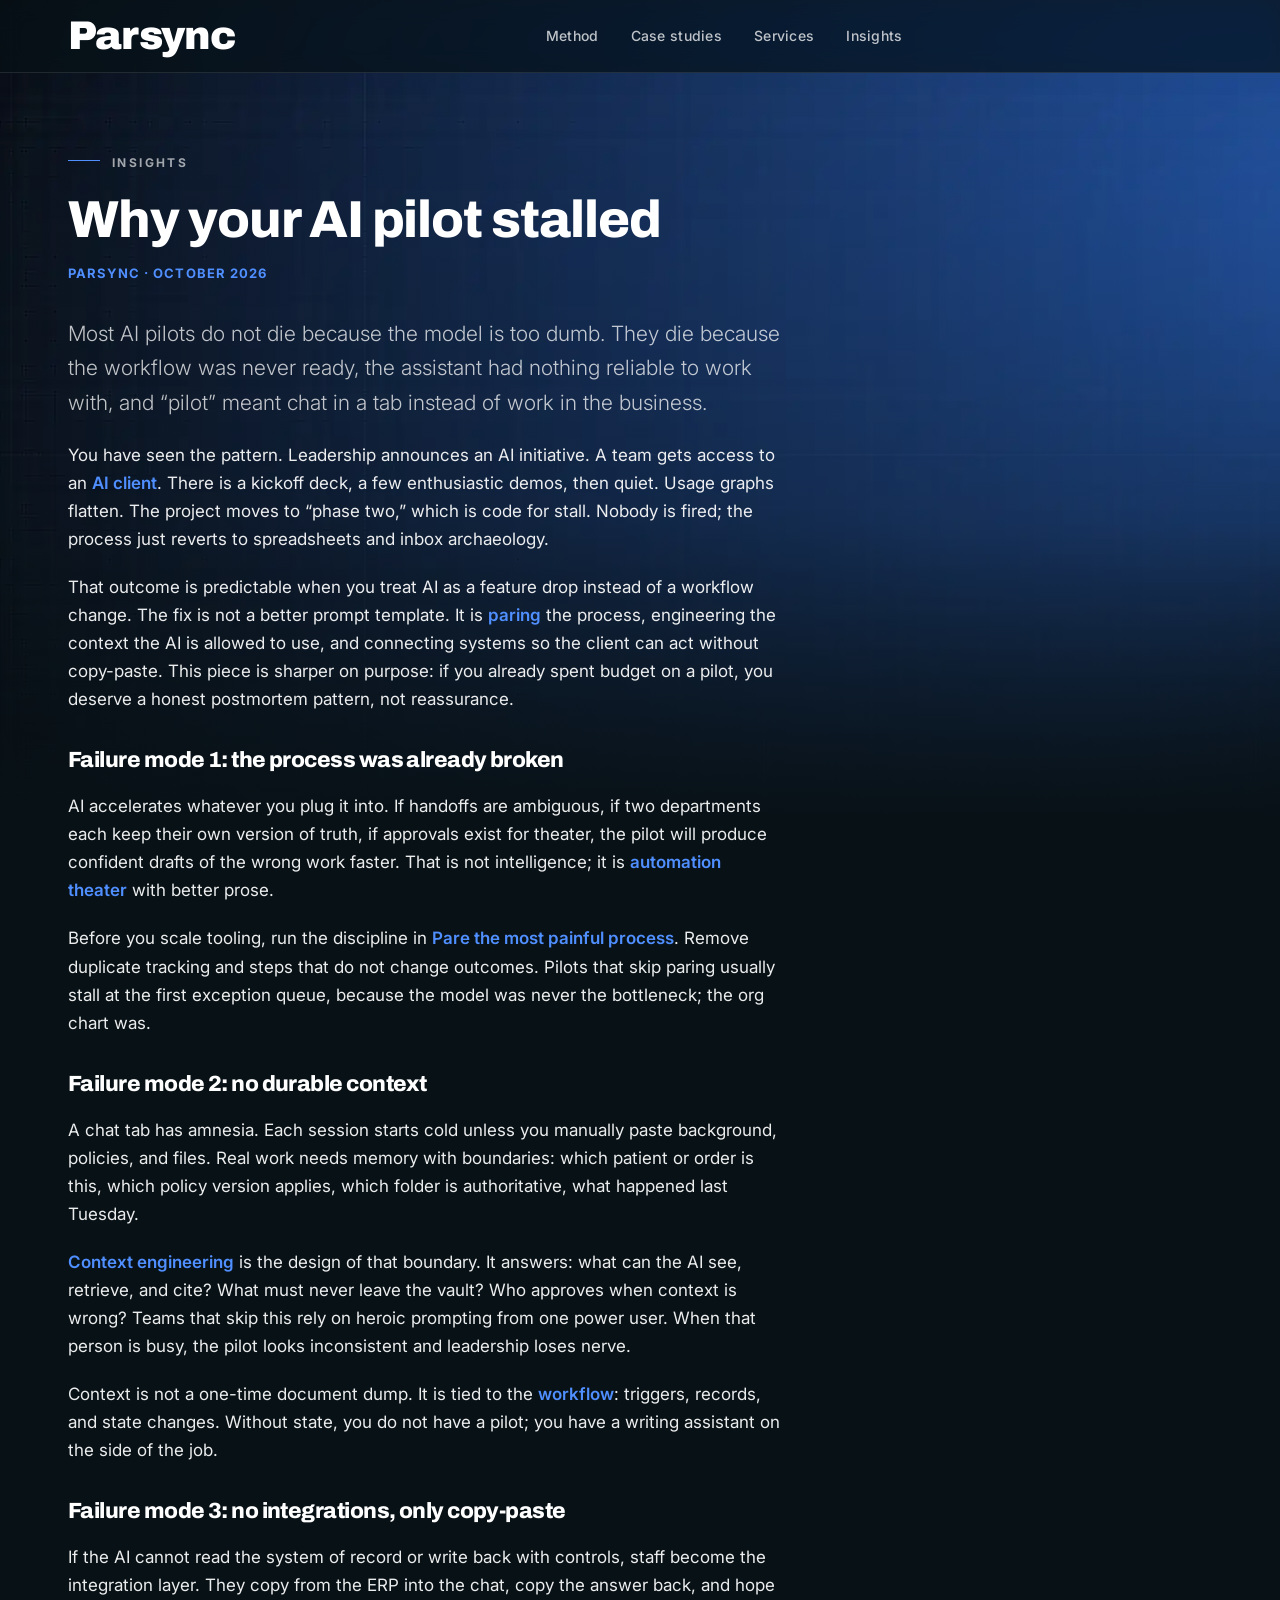
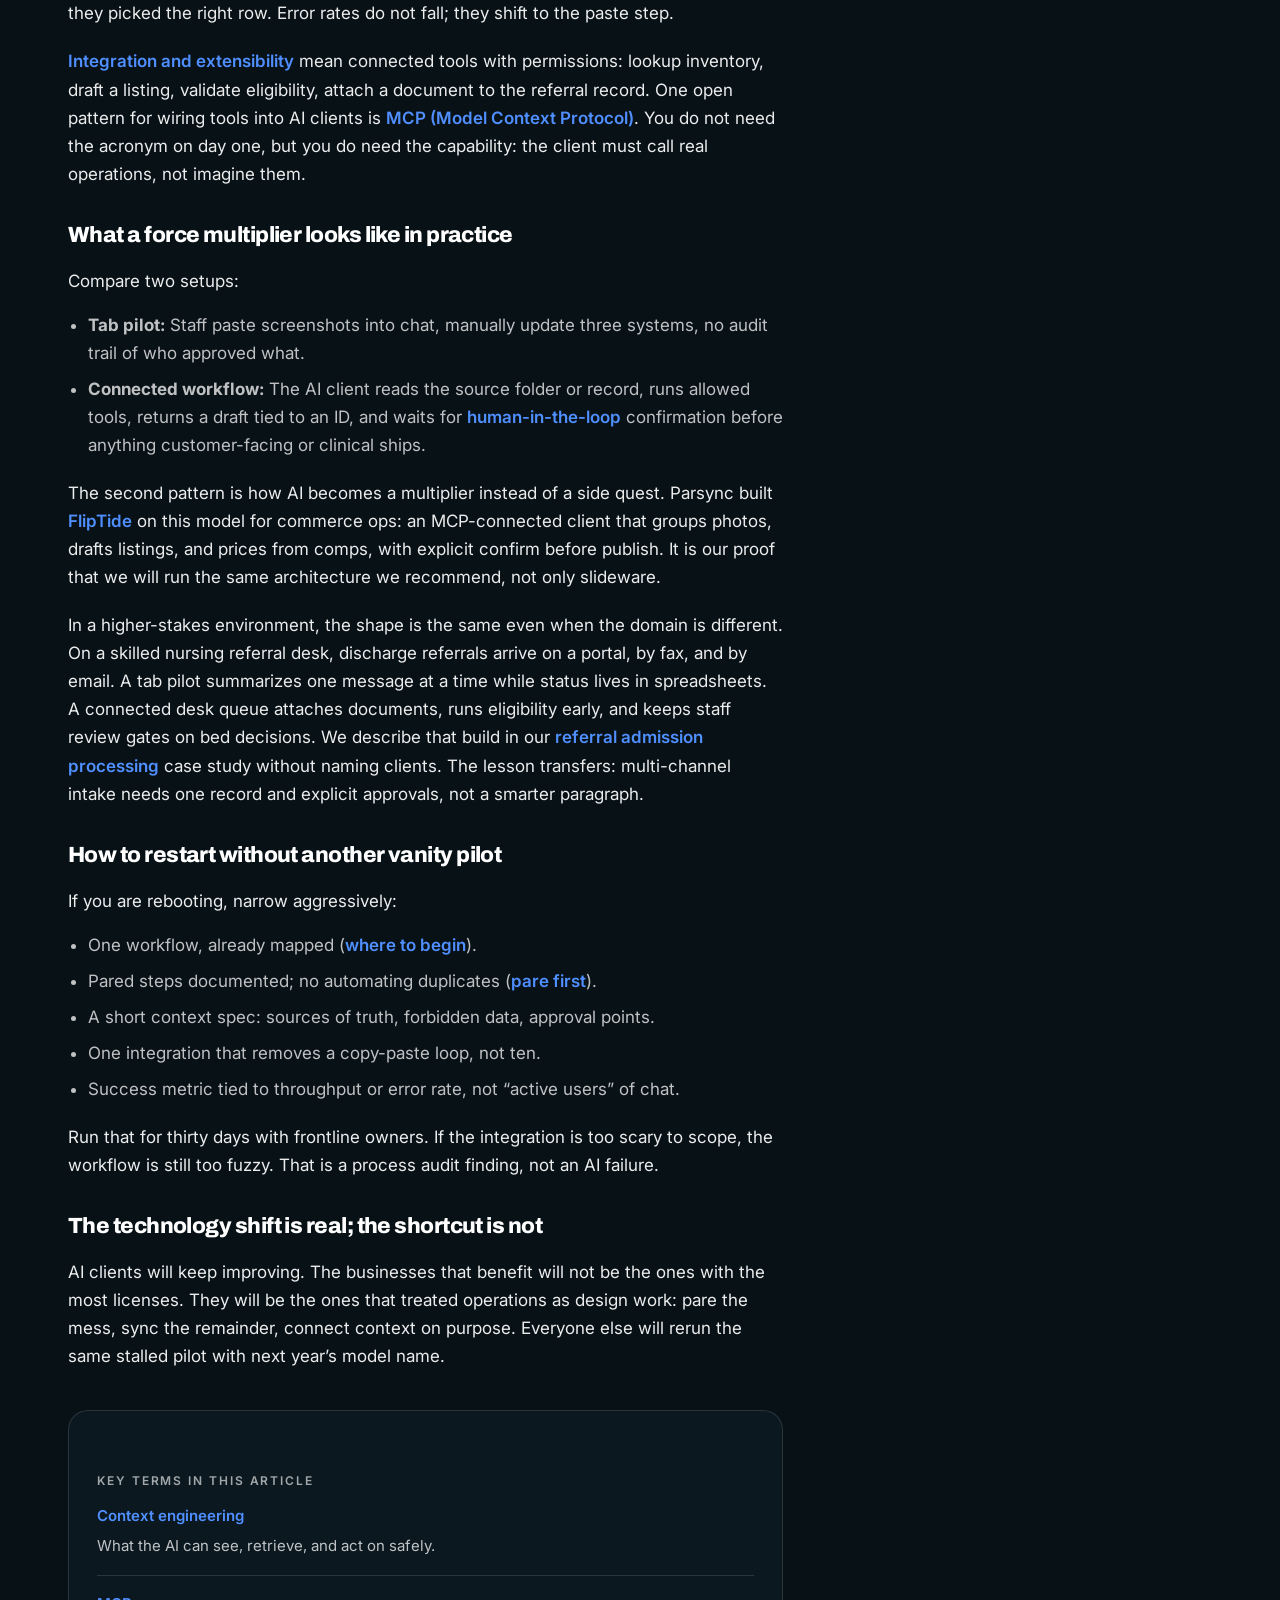
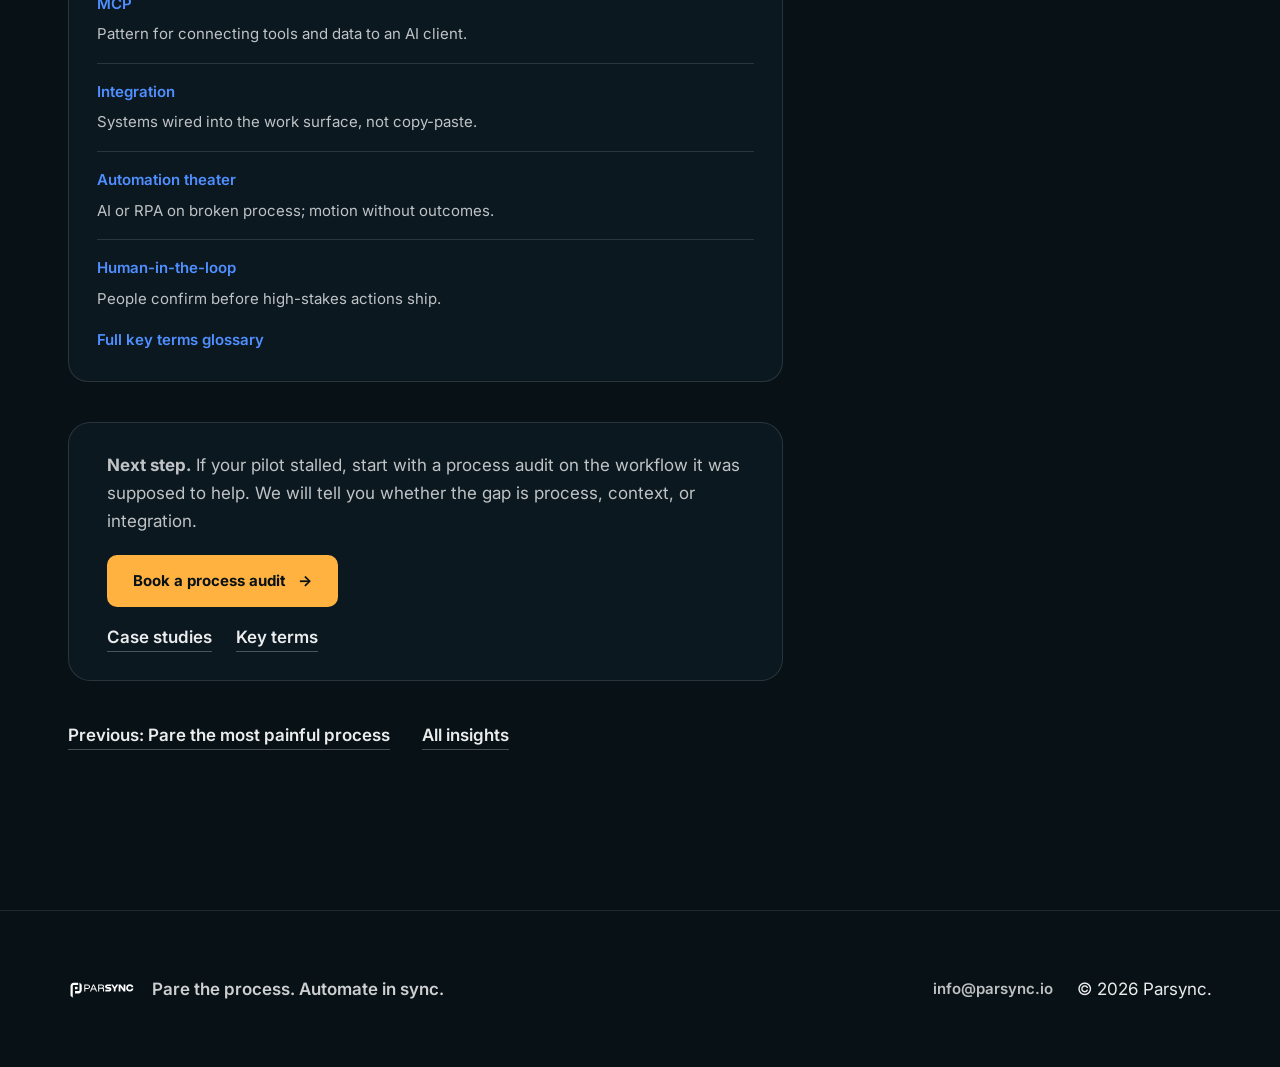
<file: blog/why-your-ai-pilot-stalled.html>
<!DOCTYPE html>
<html lang="en">
<head>
<meta charset="utf-8">
<meta name="viewport" content="width=device-width, initial-scale=1">
<title>Why your AI pilot stalled | Parsync Insights</title>
<meta name="description" content="AI pilots fail when the process is broken, context is missing, or integrations never existed. Context engineering and MCP-style connections as workflow multipliers.">
<link rel="canonical" href="https://parsync.io/blog/why-your-ai-pilot-stalled.html">
<meta name="color-scheme" content="dark">
<link rel="icon" href="/assets/favicon.svg" type="image/svg+xml">
<link rel="preconnect" href="https://fonts.googleapis.com">
<link rel="preconnect" href="https://fonts.gstatic.com" crossorigin>
<link rel="stylesheet" href="https://fonts.googleapis.com/css2?family=Archivo:wght@300;400;700;800;900&family=Inter:wght@300;400;500;600;700&display=swap">
<style>
  :root{--navy:#081116;--blue:#508FFF;--blue-tint:#7CABFF;--white:#FFFFFF;--w-92:rgba(255,255,255,.92);--w-72:rgba(255,255,255,.72);--w-58:rgba(255,255,255,.58);--rule:rgba(255,255,255,.14);--rule-strong:rgba(255,255,255,.26);--display:Archivo,"Helvetica Neue",Helvetica,Arial,sans-serif;--text:Inter,-apple-system,BlinkMacSystemFont,"Segoe UI",Helvetica,Arial,sans-serif;--t-hero:clamp(2rem,5vw,3.25rem);--radius:4px;--nav-h:112px;--gutter:clamp(1.25rem,4vw,3rem);--measure:65ch}
  @media (min-width:48rem){ :root{ --nav-h:70px; } }
  *,*::before,*::after{box-sizing:border-box}
  body{margin:0;background:var(--navy);color:var(--w-92);font-family:var(--text);font-size:1.0625rem;line-height:1.65;-webkit-font-smoothing:antialiased}
  h1,h2{margin:0;font-family:var(--display);font-weight:800;letter-spacing:-.033em;line-height:1.05;color:var(--white);text-wrap:balance}
  p{margin:0}a{color:var(--blue);text-decoration:none;font-weight:600}
  a:hover{text-decoration:underline}
  a.link-quiet{color:inherit;font-weight:600;text-decoration:none;border-bottom:1px solid var(--rule-strong)}
  a.link-quiet:hover{color:var(--white);border-color:var(--blue);text-decoration:none}
  :focus-visible{outline:2px solid var(--blue);outline-offset:3px;border-radius:2px}
  .wrap{width:100%;max-width:1220px;margin:0 auto;padding-inline:var(--gutter)}
  .eyebrow{display:flex;align-items:flex-start;gap:.75rem;margin:0;font-size:.75rem;font-weight:600;letter-spacing:.16em;text-transform:uppercase;color:var(--w-58)}
  .eyebrow::before{content:"";flex:none;width:28px;height:1px;margin-top:.6em;background:var(--blue)}
  .btn{display:inline-flex;align-items:center;justify-content:center;min-height:48px;padding:.6rem 1.5rem;font-size:.9375rem;font-weight:600;text-decoration:none;border-radius:var(--radius);background:var(--blue);color:var(--navy)}
  .btn:hover{background:var(--blue-tint);text-decoration:none}
  .btn--nav{min-height:44px;padding:.4rem 1.1rem;font-size:.875rem}
  .nav{position:sticky;top:0;z-index:60;background:var(--navy);border-bottom:1px solid var(--rule)}
  .nav__inner{display:grid;grid-template-columns:1fr auto;align-items:center;gap:.4rem 1rem;padding-block:.5rem}
  .wordmark{font-family:var(--display);font-size:1.3125rem;font-weight:800;letter-spacing:-.035em;color:var(--white);text-decoration:none}
  .nav__links{grid-column:1 / -1;grid-row:2;display:flex;flex-wrap:wrap;gap:1rem 1.25rem}
  .nav__links a{display:inline-flex;align-items:center;min-height:44px;font-size:.875rem;font-weight:600;color:var(--w-72);text-decoration:none}
  .nav__links a:hover{color:var(--white)}
  @media (min-width:48rem){.nav__inner{grid-template-columns:auto 1fr auto;padding-block:.6rem}.nav__inner .wordmark,.nav__inner .btn--nav,.nav__links{grid-row:1}.nav__inner .btn--nav{grid-column:3}.nav__links{grid-column:2;justify-content:center;gap:2rem}}
  .article{padding-block:clamp(3rem,8vw,5rem)}
  .article h1{margin-top:1.25rem;font-size:var(--t-hero);max-width:22ch}
  .article__meta{margin-top:1rem;font-size:.8125rem;font-weight:600;letter-spacing:.08em;text-transform:uppercase;color:var(--blue)}
  .article__body{margin-top:2rem;max-width:var(--measure)}
  .article__body>*+*{margin-top:1.25rem}
  .article__body .lead{font-size:clamp(1.125rem,2vw,1.3125rem);font-weight:300;color:var(--w-72)}
  .article__body h2{font-size:1.375rem;margin-top:2.25rem;letter-spacing:-.025em}
  .article__body ul{margin:1rem 0 0;padding-left:1.25rem;color:var(--w-72)}
  .article__body li{margin-top:.5rem}
  .glossary-mini{margin-top:2.5rem;padding:clamp(1.25rem,3vw,1.75rem);border:1px solid var(--rule);border-radius:var(--radius);background:rgba(80,143,255,.04)}
  .glossary-mini h2{font-size:.75rem;letter-spacing:.16em;text-transform:uppercase;font-family:var(--text);font-weight:600;color:var(--w-58)}
  .glossary-mini dl{margin-top:1rem}
  .glossary-mini .glossary-mini__row+ .glossary-mini__row{margin-top:1rem;padding-top:1rem;border-top:1px solid var(--rule)}
  .glossary-mini dt{font-size:.9375rem;font-weight:600;color:var(--white)}
  .glossary-mini dd{margin-top:.35rem;font-size:.9375rem;color:var(--w-72)}
  .article__cta{margin-top:2.5rem;padding-top:2rem;border-top:1px solid var(--rule)}
  .article__cta p{color:var(--w-72)}
  .article__cta .btn{margin-top:1.25rem}
  .article__cta-links{margin-top:1rem;display:flex;flex-wrap:wrap;gap:1rem 1.5rem}
  .article__nav{margin-top:2.5rem;display:flex;flex-wrap:wrap;gap:1rem 2rem}
  .footer{border-top:1px solid var(--rule);padding-block:clamp(2.5rem,5vw,3.5rem);margin-top:clamp(3rem,8vw,5rem)}
  .footer__grid{display:grid;gap:1rem}
  @media (min-width:48rem){ .footer__grid{grid-template-columns:auto 1fr auto;align-items:center} }
  .footer a{color:var(--w-72);text-decoration:none;font-size:.9375rem}
  .footer a:hover{color:var(--white)}
  .footer .wordmark{color:var(--white)}
  .footer__tagline{font-weight:600;color:var(--w-72)}
</style>
<link rel="stylesheet" href="/assets/site.css">
</head>
<body>
<header class="nav">
  <div class="wrap nav__inner">
    <a class="wordmark" href="/">Parsync</a>
    <nav class="nav__links" aria-label="Primary">
      <a href="/#method">Method</a>
      <a href="/#case-studies">Case studies</a>
      <a href="/#services">Services</a>
      <a href="/blog/">Insights</a>
    </nav>
  </div>
</header>
<main>
  <article class="article wrap">
    <p class="eyebrow">Insights</p>
    <h1>Why your AI pilot stalled</h1>
    <p class="article__meta">Parsync · October 2026</p>
    <div class="article__body">
      <p class="lead">Most AI pilots do not die because the model is too dumb. They die because the workflow was never ready, the assistant had nothing reliable to work with, and “pilot” meant chat in a tab instead of work in the business.</p>

      <p>You have seen the pattern. Leadership announces an AI initiative. A team gets access to an <a href="/blog/glossary.html#ai-client">AI client</a>. There is a kickoff deck, a few enthusiastic demos, then quiet. Usage graphs flatten. The project moves to “phase two,” which is code for stall. Nobody is fired; the process just reverts to spreadsheets and inbox archaeology.</p>

      <p>That outcome is predictable when you treat AI as a feature drop instead of a workflow change. The fix is not a better prompt template. It is <a href="/blog/glossary.html#pare">paring</a> the process, engineering the context the AI is allowed to use, and connecting systems so the client can act without copy-paste. This piece is sharper on purpose: if you already spent budget on a pilot, you deserve a honest postmortem pattern, not reassurance.</p>

      <h2>Failure mode 1: the process was already broken</h2>
      <p>AI accelerates whatever you plug it into. If handoffs are ambiguous, if two departments each keep their own version of truth, if approvals exist for theater, the pilot will produce confident drafts of the wrong work faster. That is not intelligence; it is <a href="/blog/glossary.html#automation-theater">automation theater</a> with better prose.</p>
      <p>Before you scale tooling, run the discipline in <a href="/blog/should-this-process-exist.html">Pare the most painful process</a>. Remove duplicate tracking and steps that do not change outcomes. Pilots that skip paring usually stall at the first exception queue, because the model was never the bottleneck; the org chart was.</p>

      <h2>Failure mode 2: no durable context</h2>
      <p>A chat tab has amnesia. Each session starts cold unless you manually paste background, policies, and files. Real work needs memory with boundaries: which patient or order is this, which policy version applies, which folder is authoritative, what happened last Tuesday.</p>
      <p><a href="/blog/glossary.html#context-engineering">Context engineering</a> is the design of that boundary. It answers: what can the AI see, retrieve, and cite? What must never leave the vault? Who approves when context is wrong? Teams that skip this rely on heroic prompting from one power user. When that person is busy, the pilot looks inconsistent and leadership loses nerve.</p>
      <p>Context is not a one-time document dump. It is tied to the <a href="/blog/glossary.html#workflow">workflow</a>: triggers, records, and state changes. Without state, you do not have a pilot; you have a writing assistant on the side of the job.</p>

      <h2>Failure mode 3: no integrations, only copy-paste</h2>
      <p>If the AI cannot read the system of record or write back with controls, staff become the integration layer. They copy from the ERP into the chat, copy the answer back, and hope they picked the right row. Error rates do not fall; they shift to the paste step.</p>
      <p><a href="/blog/glossary.html#integration">Integration and extensibility</a> mean connected tools with permissions: lookup inventory, draft a listing, validate eligibility, attach a document to the referral record. One open pattern for wiring tools into AI clients is <a href="/blog/glossary.html#mcp">MCP (Model Context Protocol)</a>. You do not need the acronym on day one, but you do need the capability: the client must call real operations, not imagine them.</p>

      <h2>What a force multiplier looks like in practice</h2>
      <p>Compare two setups:</p>
      <ul>
        <li><strong>Tab pilot:</strong> Staff paste screenshots into chat, manually update three systems, no audit trail of who approved what.</li>
        <li><strong>Connected workflow:</strong> The AI client reads the source folder or record, runs allowed tools, returns a draft tied to an ID, and waits for <a href="/blog/glossary.html#human-in-the-loop">human-in-the-loop</a> confirmation before anything customer-facing or clinical ships.</li>
      </ul>
      <p>The second pattern is how AI becomes a multiplier instead of a side quest. Parsync built <a href="/fliptide">FlipTide</a> on this model for commerce ops: an MCP-connected client that groups photos, drafts listings, and prices from comps, with explicit confirm before publish. It is our proof that we will run the same architecture we recommend, not only slideware.</p>
      <p>In a higher-stakes environment, the shape is the same even when the domain is different. On a skilled nursing referral desk, discharge referrals arrive on a portal, by fax, and by email. A tab pilot summarizes one message at a time while status lives in spreadsheets. A connected desk queue attaches documents, runs eligibility early, and keeps staff review gates on bed decisions. We describe that build in our <a href="/skilled-nursing-referrals">referral admission processing</a> case study without naming clients. The lesson transfers: multi-channel intake needs one record and explicit approvals, not a smarter paragraph.</p>

      <h2>How to restart without another vanity pilot</h2>
      <p>If you are rebooting, narrow aggressively:</p>
      <ul>
        <li>One workflow, already mapped (<a href="/blog/where-to-begin-with-ai-and-automation.html">where to begin</a>).</li>
        <li>Pared steps documented; no automating duplicates (<a href="/blog/should-this-process-exist.html">pare first</a>).</li>
        <li>A short context spec: sources of truth, forbidden data, approval points.</li>
        <li>One integration that removes a copy-paste loop, not ten.</li>
        <li>Success metric tied to throughput or error rate, not “active users” of chat.</li>
      </ul>
      <p>Run that for thirty days with frontline owners. If the integration is too scary to scope, the workflow is still too fuzzy. That is a process audit finding, not an AI failure.</p>

      <h2>The technology shift is real; the shortcut is not</h2>
      <p>AI clients will keep improving. The businesses that benefit will not be the ones with the most licenses. They will be the ones that treated operations as design work: pare the mess, sync the remainder, connect context on purpose. Everyone else will rerun the same stalled pilot with next year’s model name.</p>

      <section class="glossary-mini" aria-labelledby="glossary-mini-title">
        <h2 id="glossary-mini-title">Key terms in this article</h2>
        <dl>
          <div class="glossary-mini__row">
            <dt><a href="/blog/glossary.html#context-engineering">Context engineering</a></dt>
            <dd>What the AI can see, retrieve, and act on safely.</dd>
          </div>
          <div class="glossary-mini__row">
            <dt><a href="/blog/glossary.html#mcp">MCP</a></dt>
            <dd>Pattern for connecting tools and data to an AI client.</dd>
          </div>
          <div class="glossary-mini__row">
            <dt><a href="/blog/glossary.html#integration">Integration</a></dt>
            <dd>Systems wired into the work surface, not copy-paste.</dd>
          </div>
          <div class="glossary-mini__row">
            <dt><a href="/blog/glossary.html#automation-theater">Automation theater</a></dt>
            <dd>AI or RPA on broken process; motion without outcomes.</dd>
          </div>
          <div class="glossary-mini__row">
            <dt><a href="/blog/glossary.html#human-in-the-loop">Human-in-the-loop</a></dt>
            <dd>People confirm before high-stakes actions ship.</dd>
          </div>
        </dl>
        <p style="margin-top:1rem;font-size:.9375rem"><a href="/blog/glossary.html">Full key terms glossary</a></p>
      </section>

      <div class="article__cta">
        <p><strong>Next step.</strong> If your pilot stalled, start with a process audit on the workflow it was supposed to help. We will tell you whether the gap is process, context, or integration.</p>
        <a class="btn" href="https://calendar.app.google/tk7x2NYHYPZq2wYJ7">Book a process audit</a>
        <div class="article__cta-links">
          <a class="link-quiet" href="/#case-studies">Case studies</a>
          <a class="link-quiet" href="/blog/glossary.html">Key terms</a>
        </div>
      </div>
    </div>
    <nav class="article__nav" aria-label="Post navigation">
      <a class="link-quiet" href="/blog/should-this-process-exist.html">Previous: Pare the most painful process</a>
      <a class="link-quiet" href="/blog/">All insights</a>
    </nav>
  </article>
</main>
<footer class="footer">
  <div class="wrap footer__grid">
    <p><a class="footer__logo" href="/" aria-label="Parsync, home"><img src="/assets/logo-white.svg" alt="Parsync" width="67" height="22"></a></p>
    <p class="footer__tagline">Pare the process. Automate in sync.</p>
    <div class="footer__meta"><a href="mailto:info@parsync.io">info@parsync.io</a><span>&#169; 2026 Parsync.</span></div>
  </div>
</footer>
</body>
</html>
</file>
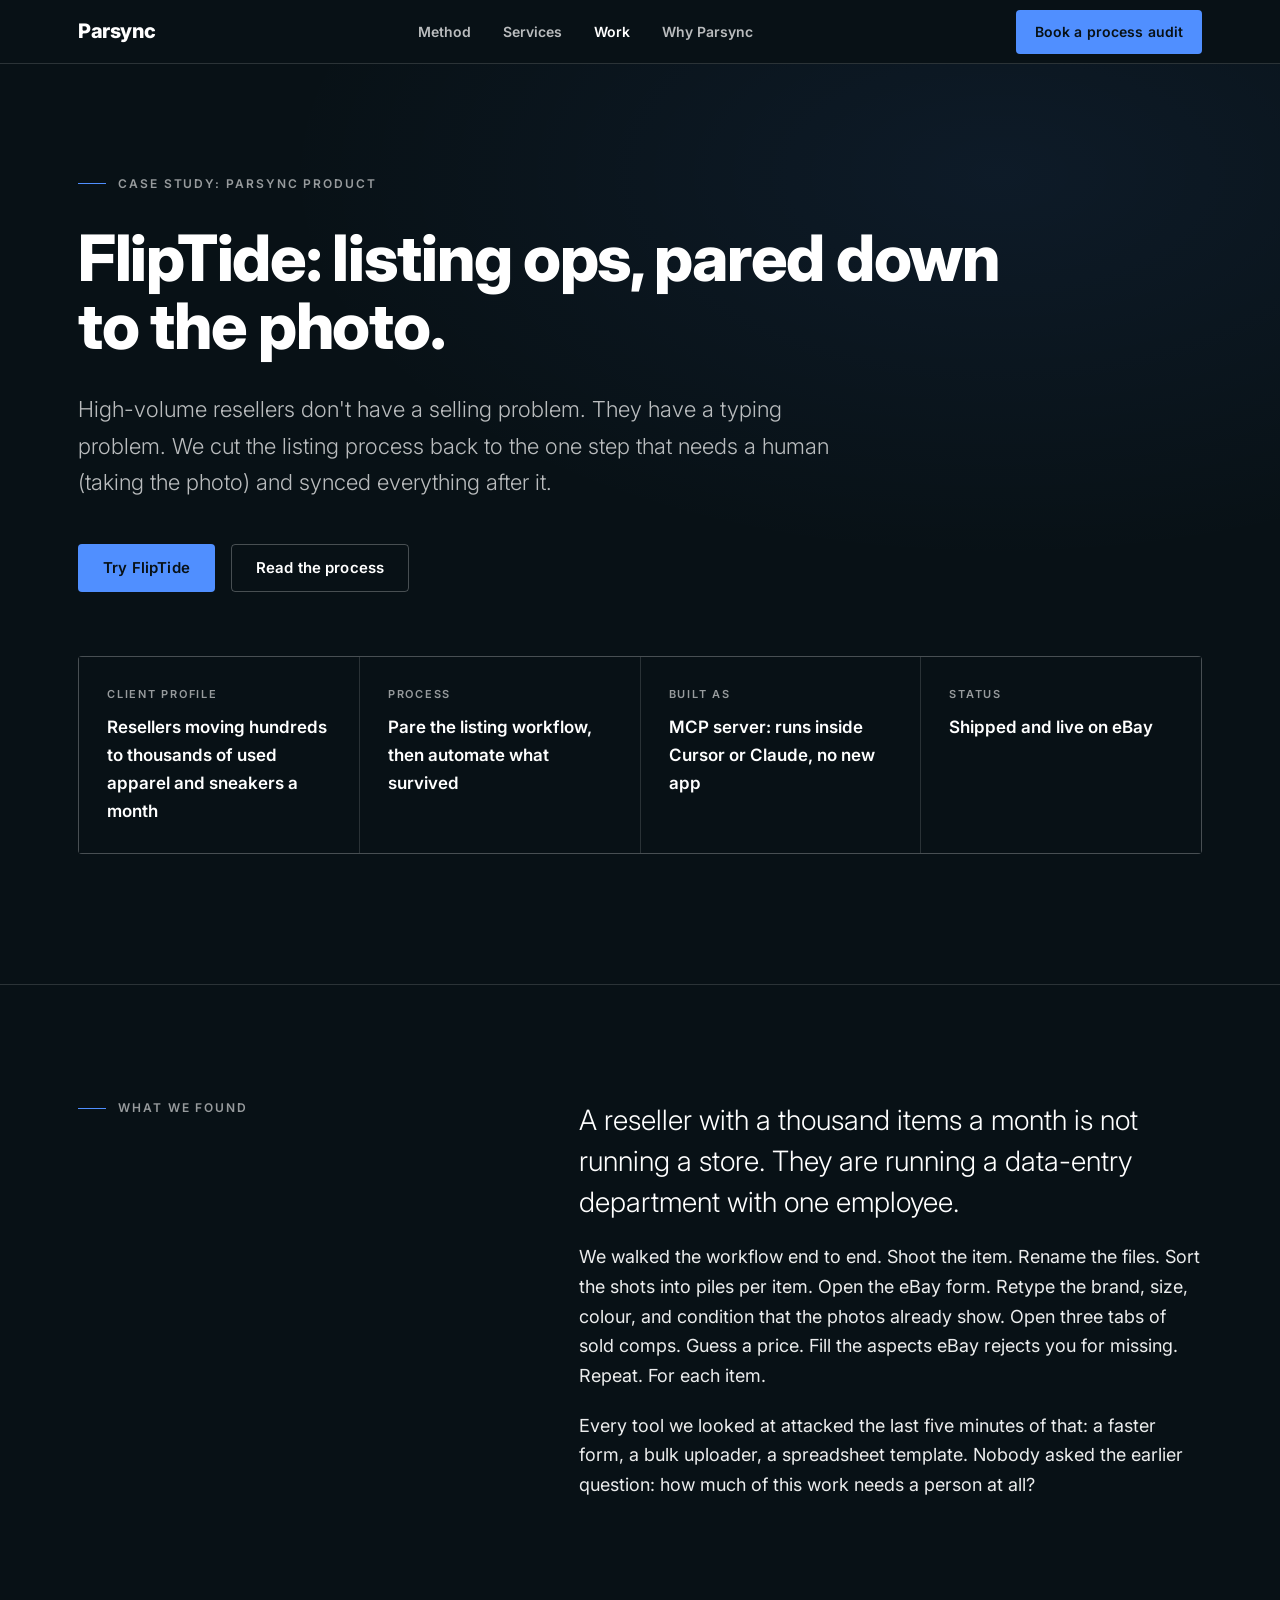
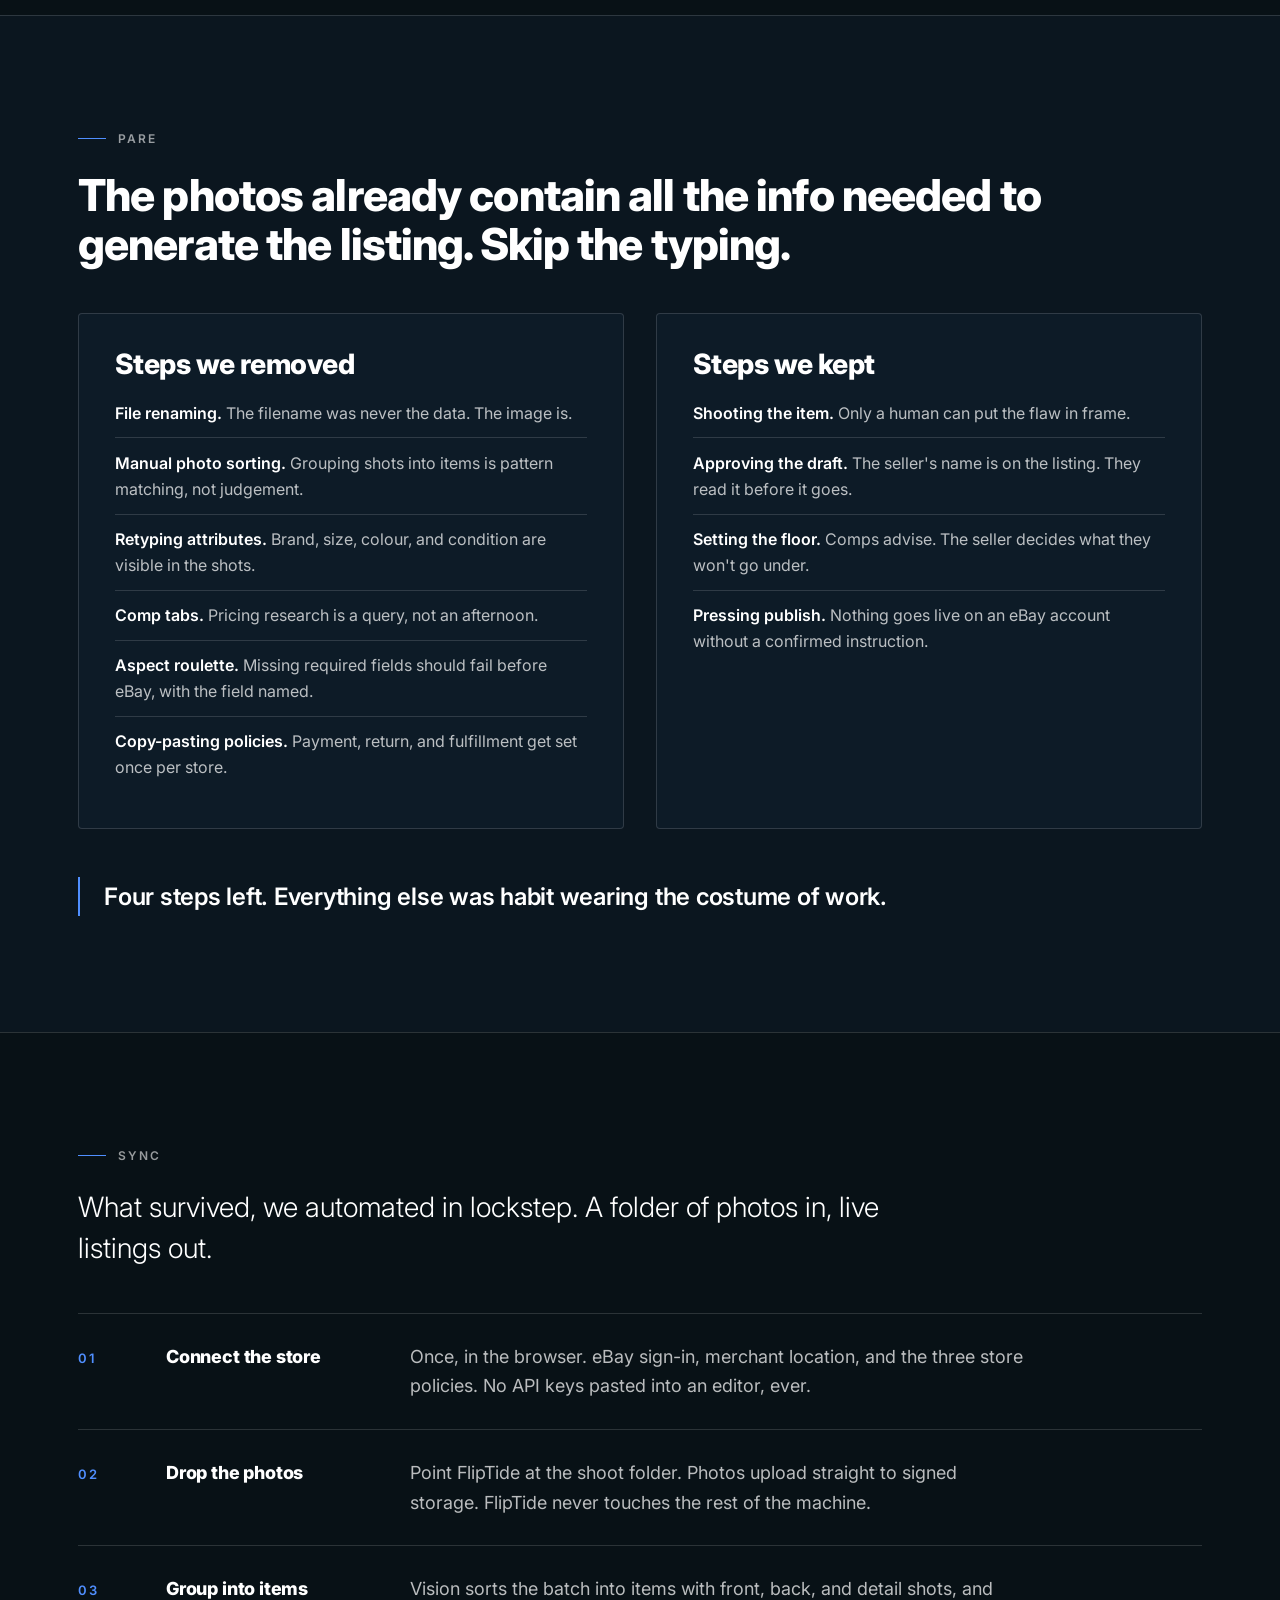
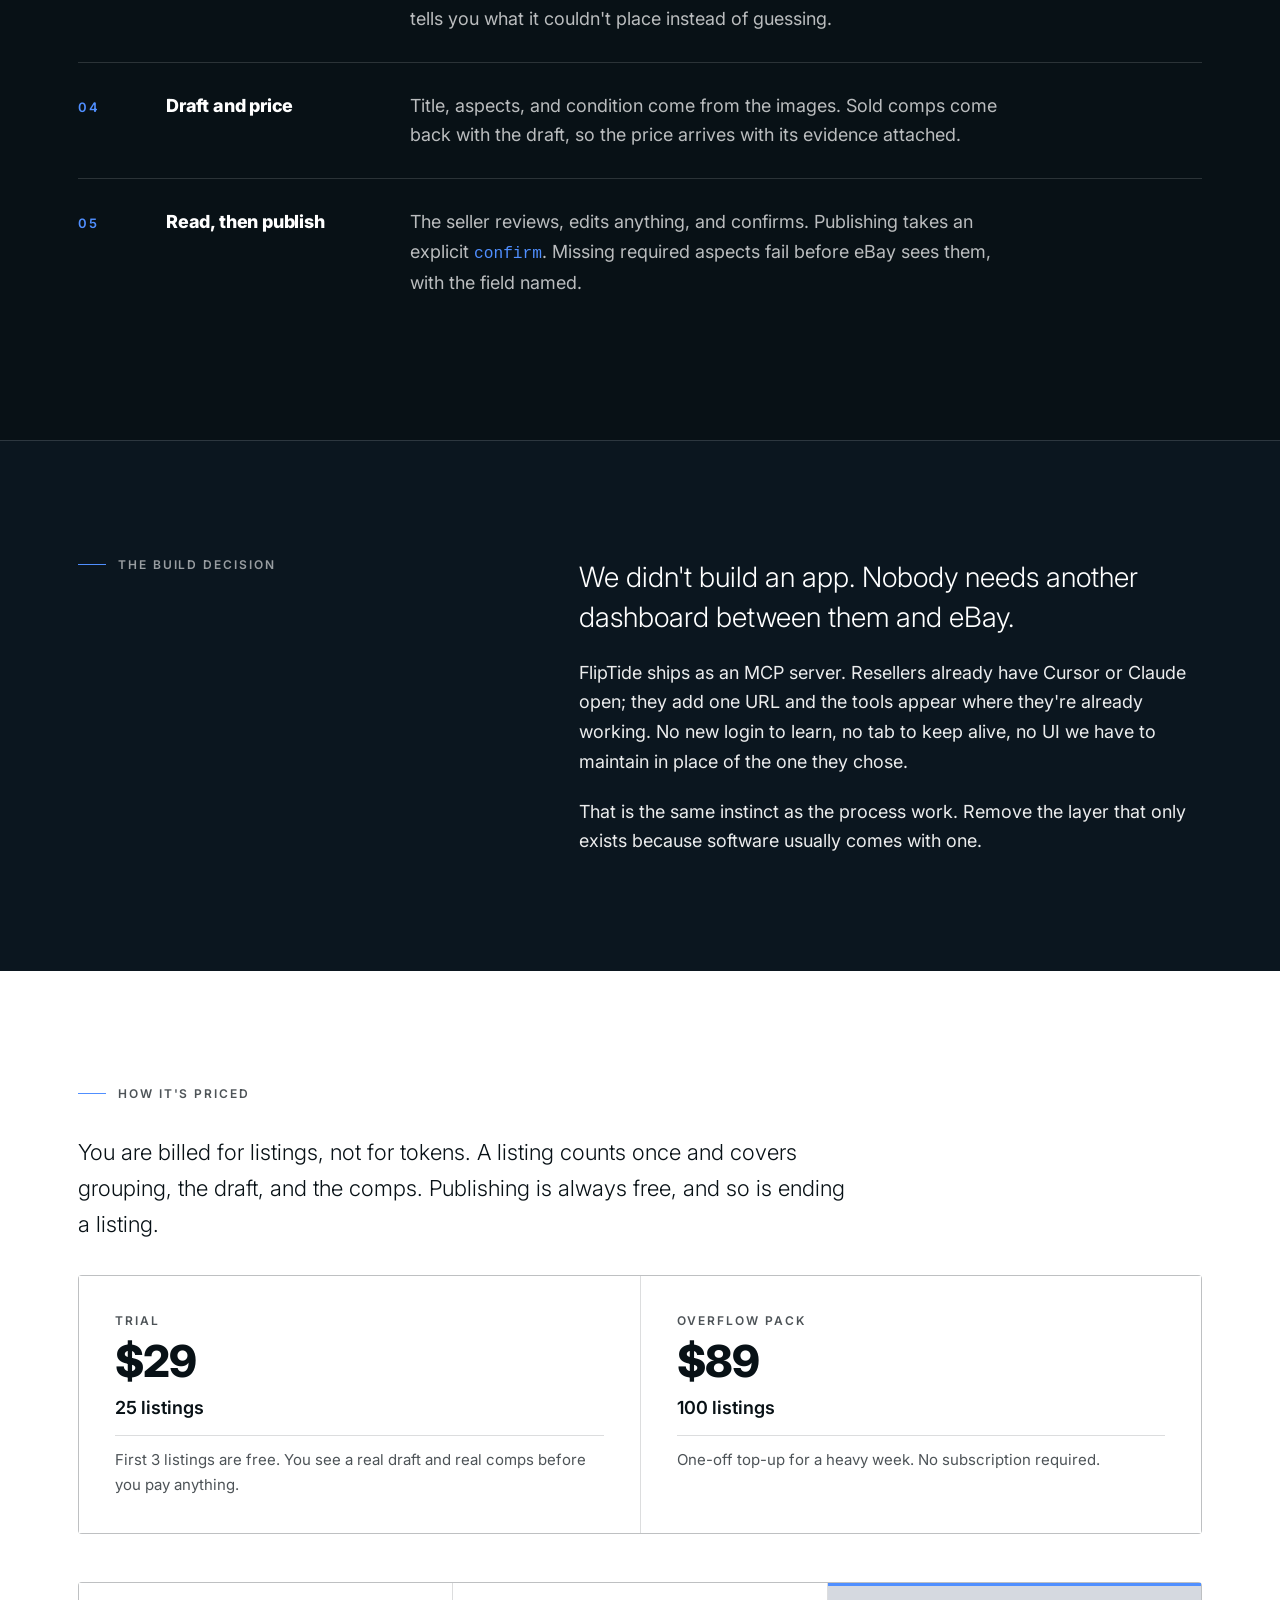
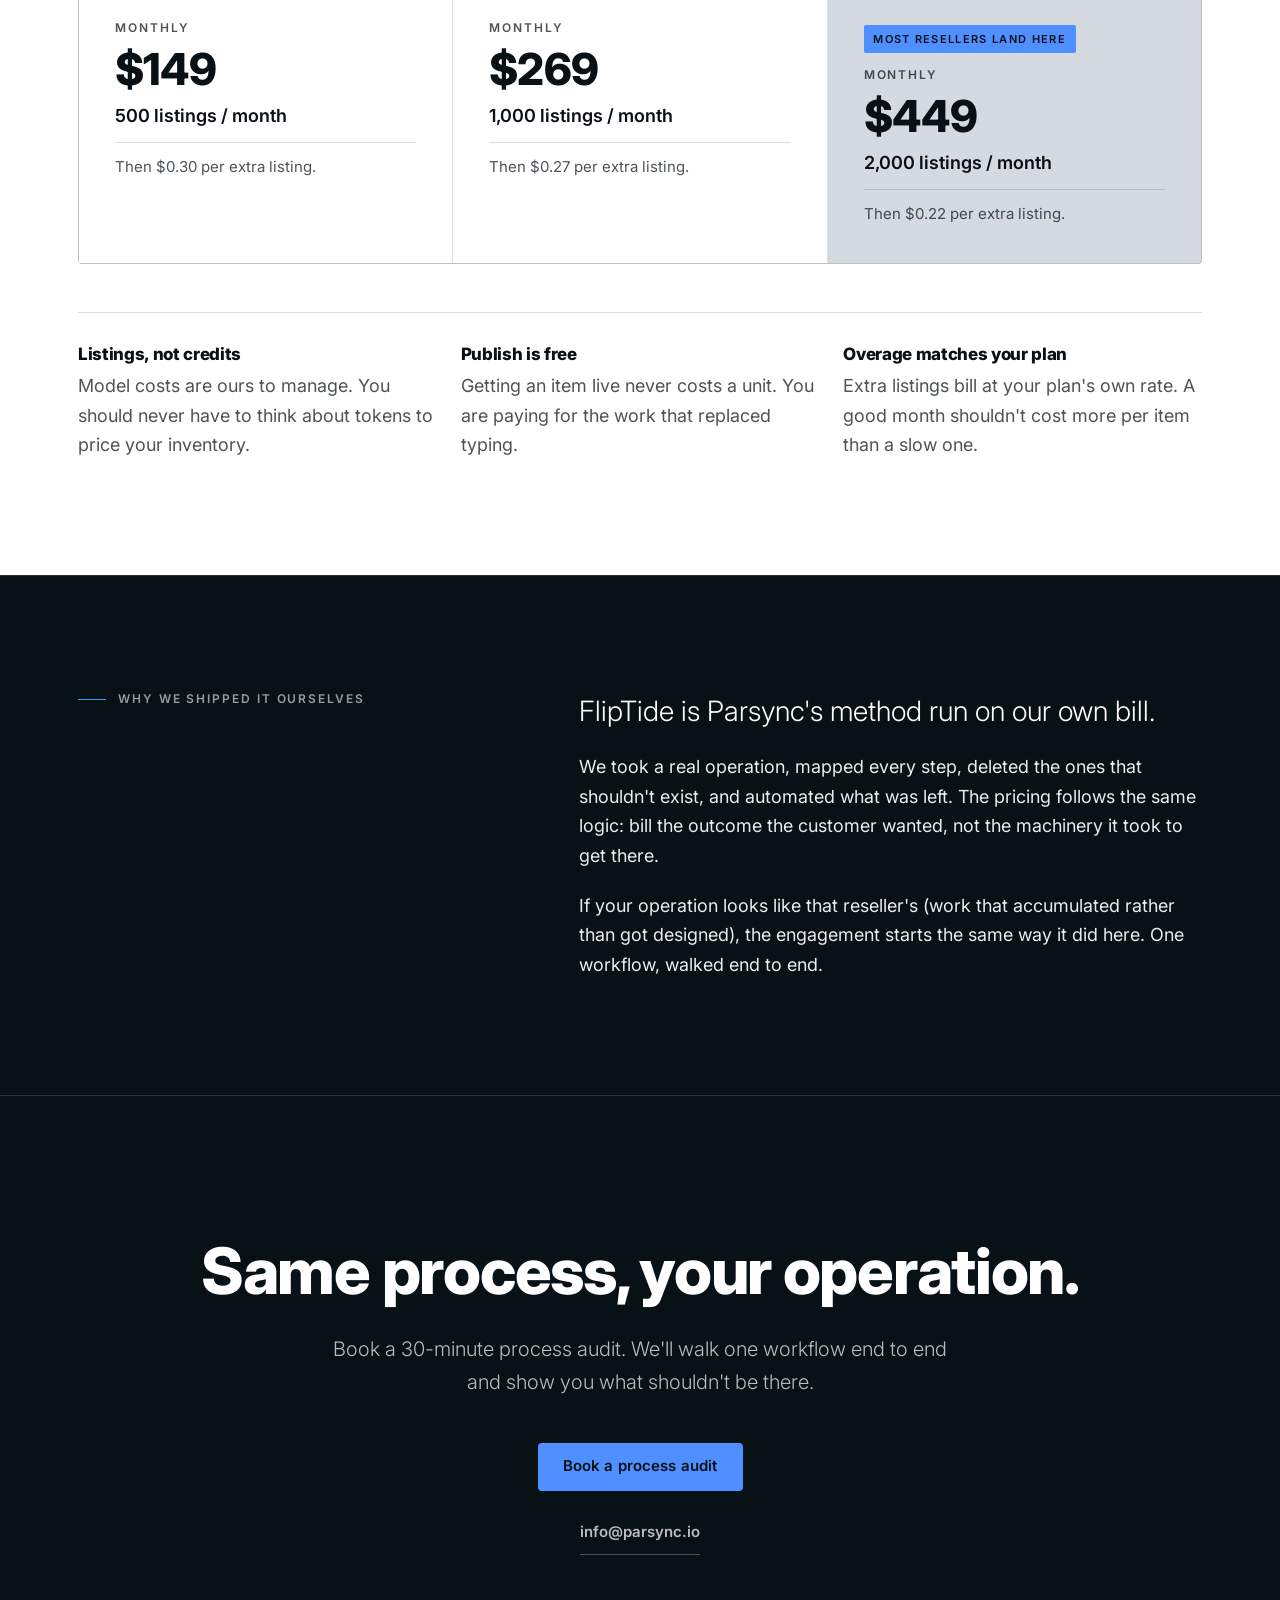
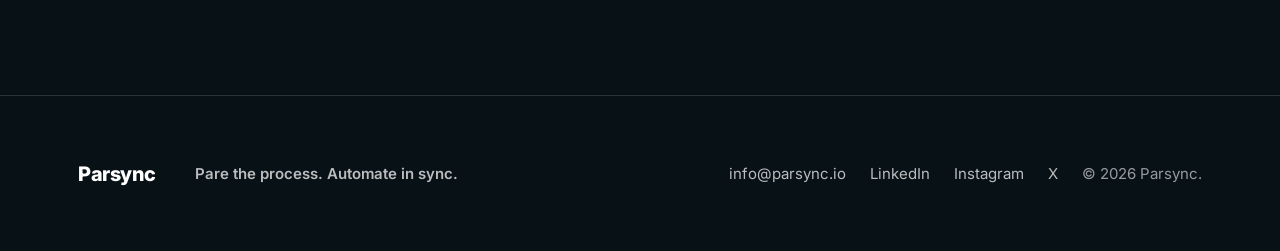
<file: drafts/fliptide-case-study.html>
<!DOCTYPE html>
<!--
  DRAFT � not published.
  Intended live path: work/fliptide/index.html  (URL: https://parsync.io/work/fliptide)
  Self-contained, same token set and component classes as index.html.
-->
<html lang="en">
<head>
<meta charset="utf-8">
<meta name="viewport" content="width=device-width, initial-scale=1">
<title>FlipTide | Parsync case study</title>
<meta name="description" content="Resellers spend their day typing, not selling. Parsync pared eBay listing work down to the photo, then synced the rest. FlipTide turns a folder of photos into grouped, drafted, comp-priced eBay listings inside Cursor or Claude.">
<link rel="canonical" href="https://parsync.io/work/fliptide">
<meta name="color-scheme" content="dark">
<meta name="theme-color" content="#081116">

<meta property="og:type" content="article">
<meta property="og:site_name" content="Parsync">
<meta property="og:url" content="https://parsync.io/work/fliptide">
<meta property="og:title" content="FlipTide | Parsync case study">
<meta property="og:description" content="Parsync pared eBay listing work down to the photo, then synced the rest. A folder of photos becomes grouped, drafted, comp-priced listings inside Cursor or Claude.">
<meta property="og:locale" content="en_US">

<meta name="twitter:card" content="summary">
<meta name="twitter:title" content="FlipTide | Parsync case study">
<meta name="twitter:description" content="Parsync pared eBay listing work down to the photo, then synced the rest.">

<link rel="icon" href="data:image/svg+xml,%3Csvg xmlns='http://www.w3.org/2000/svg' viewBox='0 0 32 32'%3E%3Crect width='32' height='32' fill='%23081116'/%3E%3Cg fill='%23508FFF'%3E%3Crect x='7' y='6' width='3.4' height='20'/%3E%3Crect x='7' y='6' width='16' height='3.4'/%3E%3Crect x='19.6' y='6' width='3.4' height='11'/%3E%3Crect x='7' y='13.6' width='16' height='3.4'/%3E%3C/g%3E%3C/svg%3E">

<link rel="preconnect" href="https://fonts.googleapis.com">
<link rel="preconnect" href="https://fonts.gstatic.com" crossorigin>
<link rel="stylesheet" href="https://fonts.googleapis.com/css2?family=Inter:wght@300;400;600;800&display=swap">

<style>
  /* ---------- Tokens (same as index.html) ---------- */
  :root{
    --navy:#081116;
    --blue:#508FFF;
    --blue-tint:#7CABFF;
    --white:#FFFFFF;

    --w-92:rgba(255,255,255,.92);
    --w-72:rgba(255,255,255,.72);
    --w-58:rgba(255,255,255,.58);
    --rule:rgba(255,255,255,.14);
    --rule-strong:rgba(255,255,255,.26);

    --n-72:rgba(8,17,22,.72);
    --n-rule:rgba(8,17,22,.14);

    --blue-04:rgba(80,143,255,.04);
    --blue-05:rgba(80,143,255,.05);
    --blue-08:rgba(80,143,255,.08);

    --measure:65ch;
    --radius:4px;
    --nav-h:112px;
    --gutter:clamp(1.25rem, 4vw, 3rem);
    --section-y:clamp(4.5rem, 9vw, 8.5rem);
  }
  @media (min-width:48rem){ :root{ --nav-h:70px; } }

  /* ---------- Base ---------- */
  *,*::before,*::after{box-sizing:border-box}
  html{-webkit-text-size-adjust:100%}
  body{
    margin:0;
    background:var(--navy);
    color:var(--w-92);
    font-family:Inter,-apple-system,BlinkMacSystemFont,"Segoe UI",Helvetica,Arial,sans-serif;
    font-size:1.0625rem;
    font-weight:400;
    line-height:1.65;
    -webkit-font-smoothing:antialiased;
    overflow-x:hidden;
  }
  @media (min-width:48rem){ body{font-size:1.125rem} }

  h1,h2,h3{margin:0;font-weight:800;letter-spacing:-.02em;line-height:1.06;color:var(--white)}
  p{margin:0}
  svg{display:block;max-width:100%}
  a{color:inherit}
  :focus-visible{outline:2px solid var(--blue);outline-offset:3px;border-radius:2px}

  .sr-only{
    position:absolute;width:1px;height:1px;padding:0;margin:-1px;
    overflow:hidden;clip:rect(0 0 0 0);white-space:nowrap;border:0;
  }
  .skip{
    position:absolute;left:var(--gutter);top:.75rem;z-index:80;
    transform:translateY(-200%);
    background:var(--blue);color:var(--navy);
    padding:.7rem 1.1rem;border-radius:var(--radius);
    font-size:.875rem;font-weight:600;text-decoration:none;
  }
  .skip:focus{transform:none}

  /* ---------- Layout ---------- */
  .wrap{width:100%;max-width:1220px;margin:0 auto;padding-inline:var(--gutter)}
  .section{padding-block:var(--section-y);border-top:1px solid var(--rule)}
  .section--tinted{background:var(--blue-04)}
  .section--light{background:var(--white);color:var(--n-72);border-top:0}
  .section--light h2,.section--light h3{color:var(--navy)}
  [id]{scroll-margin-top:calc(var(--nav-h) + 1.5rem)}

  .measure{max-width:var(--measure)}
  .stack>*+*{margin-top:1.25rem}

  /* ---------- Eyebrow ---------- */
  .label{
    display:flex;align-items:flex-start;gap:.75rem;
    margin:0;
    font-size:.75rem;font-weight:600;line-height:1.3;
    letter-spacing:.16em;text-transform:uppercase;
    color:var(--w-58);
  }
  .section--light .label{color:var(--n-72)}
  .label::before{content:"";flex:none;width:28px;height:1px;margin-top:.6em;background:var(--blue)}

  /* ---------- Buttons and links ---------- */
  .btn{
    display:inline-flex;align-items:center;justify-content:center;
    min-height:48px;padding:.6rem 1.5rem;
    font-size:.9375rem;font-weight:600;letter-spacing:.01em;
    text-decoration:none;border:1px solid transparent;border-radius:var(--radius);
    background:var(--blue);color:var(--navy);
    transition:background 200ms ease,color 200ms ease,border-color 200ms ease;
  }
  .btn:hover{background:var(--blue-tint)}
  .btn:focus-visible{outline:2px solid var(--white);outline-offset:3px}
  .btn--nav{min-height:44px;padding:.4rem 1.1rem;font-size:.875rem}
  .btn--ghost{background:transparent;color:var(--white);border-color:var(--rule-strong)}
  .btn--ghost:hover{background:transparent;border-color:var(--blue)}

  .link-quiet{
    display:inline-flex;align-items:center;gap:.5rem;min-height:44px;
    color:var(--w-72);text-decoration:none;
    border-bottom:1px solid var(--rule-strong);
    font-size:.9375rem;font-weight:600;
    transition:color 200ms ease,border-color 200ms ease;
  }
  .link-quiet:hover{color:var(--white);border-color:var(--blue)}
  .section--light .link-quiet{color:var(--n-72);border-color:var(--n-rule)}
  .section--light .link-quiet:hover{color:var(--navy);border-color:var(--blue)}

  /* ---------- Nav ---------- */
  .nav{
    position:sticky;top:0;z-index:60;
    background:var(--navy);
    border-bottom:1px solid var(--rule);
    transition:border-color 200ms ease,background 200ms ease;
  }
  .nav.is-scrolled{border-bottom-color:var(--rule-strong);background:rgba(8,17,22,.96)}
  @supports (backdrop-filter:blur(2px)){
    .nav.is-scrolled{backdrop-filter:saturate(140%) blur(6px)}
  }
  .nav__inner{
    display:grid;grid-template-columns:1fr auto;align-items:center;
    gap:.4rem 1rem;padding-block:.5rem;
  }
  .wordmark{
    font-size:1.25rem;font-weight:800;letter-spacing:-.02em;
    color:var(--white);text-decoration:none;
  }
  .nav__inner .wordmark{grid-column:1;grid-row:1;display:inline-flex;align-items:center;min-height:44px}
  .nav__inner .btn--nav{grid-column:2;grid-row:1;justify-self:end}
  .nav__links{grid-column:1 / -1;grid-row:2;display:flex;align-items:center;gap:1.25rem}
  .nav__links a{
    display:inline-flex;align-items:center;min-height:44px;
    font-size:.875rem;font-weight:600;color:var(--w-72);text-decoration:none;
    transition:color 200ms ease;
  }
  .nav__links a:hover{color:var(--white)}
  .nav__links a[aria-current]{color:var(--white)}
  @media (min-width:48rem){
    .nav__inner{grid-template-columns:auto 1fr auto;padding-block:.6rem}
    .nav__inner .wordmark,
    .nav__inner .btn--nav,
    .nav__links{grid-row:1}
    .nav__inner .btn--nav{grid-column:3}
    .nav__links{grid-column:2;justify-content:center;gap:2rem}
  }

  /* ---------- Case hero ---------- */
  .hero{
    padding-block:clamp(3.5rem,9vw,7rem);
    background-image:radial-gradient(80% 60% at 78% 12%,var(--blue-08),transparent 70%);
  }
  .hero h1{
    margin-top:clamp(1.5rem,3vw,2rem);
    font-size:clamp(2.2rem,6vw,4rem);
    max-width:22ch;
  }
  .hero__sub{
    margin-top:clamp(1.5rem,3vw,2rem);
    max-width:58ch;
    font-size:clamp(1.0625rem,1.9vw,1.375rem);
    font-weight:300;color:var(--w-72);
  }
  .hero__actions{
    display:flex;flex-wrap:wrap;align-items:center;gap:1rem;
    margin-top:clamp(2rem,4vw,2.75rem);
  }
  .facts{
    display:grid;gap:1px;
    margin-top:clamp(2.5rem,5vw,4rem);
    background:var(--rule);
    border:1px solid var(--rule);border-radius:var(--radius);
  }
  @media (min-width:48rem){ .facts{grid-template-columns:repeat(4,minmax(0,1fr))} }
  .fact{background:var(--navy);padding:clamp(1.25rem,2.5vw,1.75rem)}
  .fact dt{
    font-size:.6875rem;font-weight:600;letter-spacing:.16em;text-transform:uppercase;
    color:var(--w-58);
  }
  .fact dd{margin:.6rem 0 0;font-size:1.0625rem;font-weight:600;color:var(--white)}

  /* ---------- Two-column section ---------- */
  .split{display:grid;gap:clamp(2rem,5vw,3.5rem)}
  @media (min-width:64rem){
    .split{grid-template-columns:minmax(0,5fr) minmax(0,7fr);align-items:start}
  }
  .lead{font-size:clamp(1.25rem,2.4vw,1.75rem);font-weight:300;line-height:1.45;color:var(--white)}
  .lead--wide{margin-top:1.5rem;max-width:52ch}
  .ask{
    margin-top:1.5rem;max-width:34ch;
    font-size:clamp(1.75rem,4.2vw,2.75rem);
    font-weight:800;letter-spacing:-.02em;line-height:1.12;color:var(--white);
  }

  /* ---------- Pared / kept lists ---------- */
  .cuts{display:grid;gap:clamp(1.5rem,3vw,2rem);margin-top:clamp(1.75rem,3.5vw,2.75rem)}
  @media (min-width:64rem){ .cuts{grid-template-columns:repeat(2,minmax(0,1fr))} }
  .cut-card{
    border:1px solid var(--rule);border-radius:var(--radius);
    padding:clamp(1.5rem,3.5vw,2.25rem);background:var(--blue-04);
  }
  .cut-card h3{font-size:clamp(1.375rem,2.6vw,1.75rem)}
  .cut-card ul{margin:1.25rem 0 0;padding:0;list-style:none}
  .cut-card li{
    padding:.7rem 0;border-top:1px solid var(--rule);
    color:var(--w-72);font-size:1rem;
  }
  .cut-card li:first-child{border-top:0;padding-top:0}
  .cut-card li strong{color:var(--white);font-weight:600}

  /* ---------- Flow ---------- */
  .flow{margin-top:clamp(1.75rem,3.5vw,2.75rem);counter-reset:step}
  .step{
    display:grid;gap:.5rem 1.5rem;
    padding-block:clamp(1.25rem,2.5vw,1.75rem);
    border-top:1px solid var(--rule);
  }
  @media (min-width:64rem){
    .step{grid-template-columns:4rem minmax(0,20ch) minmax(0,1fr);align-items:baseline}
  }
  .step__num{
    counter-increment:step;
    font-size:.8125rem;font-weight:600;letter-spacing:.18em;color:var(--blue);
  }
  .step__num::before{content:"0" counter(step)}
  .step h3{font-size:1.125rem;letter-spacing:-.01em}
  .step p{color:var(--w-72);max-width:56ch}
  .step code{
    font-family:ui-monospace,SFMono-Regular,Menlo,monospace;
    font-size:.9em;color:var(--blue);
  }
  .note{
    margin-top:clamp(2rem,4vw,3rem);
    padding-left:clamp(1rem,2vw,1.5rem);
    border-left:2px solid var(--blue);
    font-size:clamp(1.125rem,2.2vw,1.5rem);
    font-weight:600;letter-spacing:-.01em;color:var(--white);
  }

  /* ---------- Pricing (light) ---------- */
  .price-lead{margin-top:clamp(1.5rem,3vw,2rem);max-width:60ch;font-size:clamp(1.125rem,2.2vw,1.375rem);font-weight:300;color:var(--navy)}
  .plans{
    display:grid;gap:1px;
    margin-top:clamp(2rem,4vw,3rem);
    background:var(--n-rule);
    border:1px solid var(--n-rule);border-radius:var(--radius);
  }
  @media (min-width:60rem){ .plans{grid-template-columns:repeat(3,minmax(0,1fr))} }
  .plan{
    background:var(--white);
    border-top:3px solid transparent;
    padding:clamp(1.5rem,3.5vw,2.25rem);
  }
  .plan--hero{border-top-color:var(--blue);background:var(--blue-05)}
  .plan__tag{
    display:inline-block;margin-bottom:1rem;
    padding:.3rem .6rem;border-radius:2px;
    background:var(--blue);color:var(--navy);
    font-size:.6875rem;font-weight:600;letter-spacing:.12em;text-transform:uppercase;
  }
  .plan h3{font-size:.75rem;font-weight:600;letter-spacing:.16em;text-transform:uppercase;color:var(--n-72)}
  .plan__price{
    margin-top:.75rem;
    font-size:clamp(2rem,4.4vw,2.75rem);font-weight:800;letter-spacing:-.02em;line-height:1;
    color:var(--navy);
  }
  .plan__unit{margin-top:.6rem;font-weight:600;color:var(--navy)}
  .plan__meta{margin-top:.75rem;padding-top:.75rem;border-top:1px solid var(--n-rule);font-size:.9375rem}
  .plans--trial{margin-top:clamp(1.5rem,3vw,2rem)}
  @media (min-width:60rem){ .plans--trial{grid-template-columns:repeat(2,minmax(0,1fr))} }
  .price-rules{
    display:grid;gap:1.5rem;
    margin-top:clamp(2rem,4vw,3rem);
    padding-top:clamp(1.5rem,3vw,2rem);
    border-top:1px solid var(--n-rule);
  }
  @media (min-width:64rem){ .price-rules{grid-template-columns:repeat(3,minmax(0,1fr))} }
  .price-rules h3{font-size:1.0625rem}
  .price-rules p{margin-top:.5rem;max-width:40ch}

  /* ---------- Final CTA ---------- */
  .cta{text-align:center;padding-block:clamp(5rem,11vw,9rem)}
  .cta h2{font-size:clamp(2.25rem,6.4vw,4rem)}
  .cta p{
    margin:clamp(1.25rem,3vw,1.75rem) auto 0;max-width:54ch;
    font-size:clamp(1.0625rem,1.8vw,1.25rem);font-weight:300;color:var(--w-72);
  }
  .cta__actions{
    display:flex;flex-direction:column;align-items:center;gap:1.25rem;
    margin-top:clamp(2rem,4vw,2.75rem);
  }

  /* ---------- Footer ---------- */
  .footer{border-top:1px solid var(--rule);padding-block:clamp(2.5rem,5vw,3.5rem)}
  .footer__grid{display:grid;gap:1.5rem 2.5rem;align-items:start;font-size:.9375rem;color:var(--w-58)}
  @media (min-width:64rem){ .footer__grid{grid-template-columns:auto 1fr auto;align-items:center} }
  .footer__tagline{font-weight:600;color:var(--w-72)}
  .footer__meta{display:flex;flex-wrap:wrap;align-items:center;gap:.5rem 1.5rem}
  .footer a{
    display:inline-flex;align-items:center;min-height:44px;
    color:var(--w-72);text-decoration:none;transition:color 200ms ease;
  }
  .footer a:hover{color:var(--white)}
  .footer .wordmark{color:var(--white)}

  /* ---------- Motion ---------- */
  @media (prefers-reduced-motion:no-preference){
    html{scroll-behavior:smooth}
    .js .reveal{opacity:0;transform:translateY(14px);transition:opacity 280ms ease-out,transform 280ms ease-out}
    .js .reveal.is-in{opacity:1;transform:none}
  }
  @media (prefers-reduced-motion:reduce){
    *,*::before,*::after{
      animation-duration:.01ms !important;
      animation-iteration-count:1 !important;
      transition-duration:.01ms !important;
      scroll-behavior:auto !important;
    }
  }
</style>
<script>document.documentElement.classList.add("js");</script>
</head>

<body>
<a class="skip" href="#main">Skip to main content</a>

<header class="nav" id="nav">
  <div class="wrap nav__inner">
    <a class="wordmark" href="/" aria-label="Parsync, home">Parsync</a>
    <nav class="nav__links" aria-label="Primary">
      <a href="/#method">Method</a>
      <a href="/#services">Services</a>
      <a href="/work/fliptide" aria-current="page">Work</a>
      <a href="/#why">Why Parsync</a>
    </nav>
    <a class="btn btn--nav" data-audit-link href="https://calendar.app.google/tk7x2NYHYPZq2wYJ7">Book a process audit</a>
  </div>
</header>

<main id="main">
  <!-- 1. Hero -->
  <section class="hero" id="top" aria-labelledby="hero-title">
    <div class="wrap">
      <p class="label">Case study: Parsync product</p>
      <h1 id="hero-title">FlipTide: listing ops, pared down to the photo.</h1>
      <p class="hero__sub">High-volume resellers don't have a selling problem. They have a typing problem. We cut the listing process back to the one step that needs a human (taking the photo) and synced everything after it.</p>
      <div class="hero__actions">
        <a class="btn" href="https://fliptide.parsync.io">Try FlipTide</a>
        <a class="btn btn--ghost" href="#process">Read the process</a>
      </div>

      <dl class="facts">
        <div class="fact">
          <dt>Client profile</dt>
          <dd>Resellers moving hundreds to thousands of used apparel and sneakers a month</dd>
        </div>
        <div class="fact">
          <dt>Process</dt>
          <dd>Pare the listing workflow, then automate what survived</dd>
        </div>
        <div class="fact">
          <dt>Built as</dt>
          <dd>MCP server: runs inside Cursor or Claude, no new app</dd>
        </div>
        <div class="fact">
          <dt>Status</dt>
          <dd>Shipped and live on eBay</dd>
        </div>
      </dl>
    </div>
  </section>

  <!-- 2. The problem -->
  <section class="section" aria-labelledby="problem-title">
    <div class="wrap split reveal">
      <h2 class="label" id="problem-title">What we found</h2>
      <div class="stack">
        <p class="lead">A reseller with a thousand items a month is not running a store. They are running a data-entry department with one employee.</p>
        <p class="measure">We walked the workflow end to end. Shoot the item. Rename the files. Sort the shots into piles per item. Open the eBay form. Retype the brand, size, colour, and condition that the photos already show. Open three tabs of sold comps. Guess a price. Fill the aspects eBay rejects you for missing. Repeat. For each item.</p>
        <p class="measure">Every tool we looked at attacked the last five minutes of that: a faster form, a bulk uploader, a spreadsheet template. Nobody asked the earlier question: how much of this work needs a person at all?</p>
      </div>
    </div>
  </section>

  <!-- 3. The question -->
  <section class="section section--tinted" aria-labelledby="pare-title">
    <div class="wrap reveal">
      <h2 class="label" id="pare-title">Pare</h2>
      <p class="ask">The photos already contain all the info needed to generate the listing. Skip the typing.</p>

      <div class="cuts">
        <article class="cut-card">
          <h3>Steps we removed</h3>
          <ul>
            <li><strong>File renaming.</strong> The filename was never the data. The image is.</li>
            <li><strong>Manual photo sorting.</strong> Grouping shots into items is pattern matching, not judgement.</li>
            <li><strong>Retyping attributes.</strong> Brand, size, colour, and condition are visible in the shots.</li>
            <li><strong>Comp tabs.</strong> Pricing research is a query, not an afternoon.</li>
            <li><strong>Aspect roulette.</strong> Missing required fields should fail before eBay, with the field named.</li>
            <li><strong>Copy-pasting policies.</strong> Payment, return, and fulfillment get set once per store.</li>
          </ul>
        </article>
        <article class="cut-card">
          <h3>Steps we kept</h3>
          <ul>
            <li><strong>Shooting the item.</strong> Only a human can put the flaw in frame.</li>
            <li><strong>Approving the draft.</strong> The seller's name is on the listing. They read it before it goes.</li>
            <li><strong>Setting the floor.</strong> Comps advise. The seller decides what they won't go under.</li>
            <li><strong>Pressing publish.</strong> Nothing goes live on an eBay account without a confirmed instruction.</li>
          </ul>
        </article>
      </div>

      <p class="note">Four steps left. Everything else was habit wearing the costume of work.</p>
    </div>
  </section>

  <!-- 4. The synced process -->
  <section class="section" id="process" aria-labelledby="sync-title">
    <div class="wrap reveal">
      <h2 class="label" id="sync-title">Sync</h2>
      <p class="lead lead--wide">What survived, we automated in lockstep. A folder of photos in, live listings out.</p>

      <div class="flow">
        <article class="step">
          <span class="step__num" aria-hidden="true"></span>
          <h3>Connect the store</h3>
          <p>Once, in the browser. eBay sign-in, merchant location, and the three store policies. No API keys pasted into an editor, ever.</p>
        </article>
        <article class="step">
          <span class="step__num" aria-hidden="true"></span>
          <h3>Drop the photos</h3>
          <p>Point FlipTide at the shoot folder. Photos upload straight to signed storage. FlipTide never touches the rest of the machine.</p>
        </article>
        <article class="step">
          <span class="step__num" aria-hidden="true"></span>
          <h3>Group into items</h3>
          <p>Vision sorts the batch into items with front, back, and detail shots, and tells you what it couldn't place instead of guessing.</p>
        </article>
        <article class="step">
          <span class="step__num" aria-hidden="true"></span>
          <h3>Draft and price</h3>
          <p>Title, aspects, and condition come from the images. Sold comps come back with the draft, so the price arrives with its evidence attached.</p>
        </article>
        <article class="step">
          <span class="step__num" aria-hidden="true"></span>
          <h3>Read, then publish</h3>
          <p>The seller reviews, edits anything, and confirms. Publishing takes an explicit <code>confirm</code>. Missing required aspects fail before eBay sees them, with the field named.</p>
        </article>
      </div>
    </div>
  </section>

  <!-- 5. Why MCP -->
  <section class="section section--tinted" aria-labelledby="mcp-title">
    <div class="wrap split reveal">
      <h2 class="label" id="mcp-title">The build decision</h2>
      <div class="stack">
        <p class="lead">We didn't build an app. Nobody needs another dashboard between them and eBay.</p>
        <p class="measure">FlipTide ships as an MCP server. Resellers already have Cursor or Claude open; they add one URL and the tools appear where they're already working. No new login to learn, no tab to keep alive, no UI we have to maintain in place of the one they chose.</p>
        <p class="measure">That is the same instinct as the process work. Remove the layer that only exists because software usually comes with one.</p>
      </div>
    </div>
  </section>

  <!-- 6. Pricing -->
  <section class="section section--light" id="pricing" aria-labelledby="pricing-title">
    <div class="wrap reveal">
      <h2 class="label" id="pricing-title">How it's priced</h2>
      <p class="price-lead">You are billed for listings, not for tokens. A listing counts once and covers grouping, the draft, and the comps. Publishing is always free, and so is ending a listing.</p>

      <div class="plans plans--trial">
        <article class="plan">
          <h3>Trial</h3>
          <p class="plan__price">$29</p>
          <p class="plan__unit">25 listings</p>
          <p class="plan__meta">First 3 listings are free. You see a real draft and real comps before you pay anything.</p>
        </article>
        <article class="plan">
          <h3>Overflow pack</h3>
          <p class="plan__price">$89</p>
          <p class="plan__unit">100 listings</p>
          <p class="plan__meta">One-off top-up for a heavy week. No subscription required.</p>
        </article>
      </div>

      <div class="plans">
        <article class="plan">
          <h3>Monthly</h3>
          <p class="plan__price">$149</p>
          <p class="plan__unit">500 listings / month</p>
          <p class="plan__meta">Then $0.30 per extra listing.</p>
        </article>
        <article class="plan">
          <h3>Monthly</h3>
          <p class="plan__price">$269</p>
          <p class="plan__unit">1,000 listings / month</p>
          <p class="plan__meta">Then $0.27 per extra listing.</p>
        </article>
        <article class="plan plan--hero">
          <p class="plan__tag">Most resellers land here</p>
          <h3>Monthly</h3>
          <p class="plan__price">$449</p>
          <p class="plan__unit">2,000 listings / month</p>
          <p class="plan__meta">Then $0.22 per extra listing.</p>
        </article>
      </div>

      <div class="price-rules">
        <div>
          <h3>Listings, not credits</h3>
          <p>Model costs are ours to manage. You should never have to think about tokens to price your inventory.</p>
        </div>
        <div>
          <h3>Publish is free</h3>
          <p>Getting an item live never costs a unit. You are paying for the work that replaced typing.</p>
        </div>
        <div>
          <h3>Overage matches your plan</h3>
          <p>Extra listings bill at your plan's own rate. A good month shouldn't cost more per item than a slow one.</p>
        </div>
      </div>
    </div>
  </section>

  <!-- 7. What this says about the work -->
  <section class="section" aria-labelledby="takeaway-title">
    <div class="wrap split reveal">
      <h2 class="label" id="takeaway-title">Why we shipped it ourselves</h2>
      <div class="stack">
        <p class="lead">FlipTide is Parsync's method run on our own bill.</p>
        <p class="measure">We took a real operation, mapped every step, deleted the ones that shouldn't exist, and automated what was left. The pricing follows the same logic: bill the outcome the customer wanted, not the machinery it took to get there.</p>
        <p class="measure">If your operation looks like that reseller's (work that accumulated rather than got designed), the engagement starts the same way it did here. One workflow, walked end to end.</p>
      </div>
    </div>
  </section>

  <!-- 8. Final CTA -->
  <section class="section cta" aria-labelledby="cta-title">
    <div class="wrap reveal">
      <h2 id="cta-title">Same process, your operation.</h2>
      <p>Book a 30-minute process audit. We'll walk one workflow end to end and show you what shouldn't be there.</p>
      <div class="cta__actions">
        <a class="btn" data-audit-link href="https://calendar.app.google/tk7x2NYHYPZq2wYJ7">Book a process audit</a>
        <a class="link-quiet" href="mailto:info@parsync.io">info@parsync.io</a>
      </div>
    </div>
  </section>
</main>

<footer class="footer">
  <div class="wrap footer__grid">
    <p><a class="wordmark" href="/">Parsync</a></p>
    <p class="footer__tagline">Pare the process. Automate in sync.</p>
    <div class="footer__meta">
      <a href="mailto:info@parsync.io">info@parsync.io</a>
      <a href="https://linkedin.com/company/parsync">LinkedIn</a>
      <a href="https://instagram.com/parsync">Instagram</a>
      <a href="https://x.com/parsync">X</a>
      <span>&#169; 2026 Parsync.</span>
    </div>
  </div>
</footer>

<script>
(function () {
  "use strict";

  /* Single place to change the booking destination. Keep in step with index.html. */
  var PROCESS_AUDIT_URL = "https://calendar.app.google/tk7x2NYHYPZq2wYJ7";
  var audits = document.querySelectorAll("[data-audit-link]");
  for (var i = 0; i < audits.length; i++) audits[i].href = PROCESS_AUDIT_URL;

  var reduced = window.matchMedia("(prefers-reduced-motion: reduce)");

  /* Sticky nav state */
  var nav = document.getElementById("nav");
  var ticking = false;
  function onScroll() {
    if (ticking) return;
    ticking = true;
    window.requestAnimationFrame(function () {
      nav.classList.toggle("is-scrolled", window.scrollY > 8);
      ticking = false;
    });
  }
  window.addEventListener("scroll", onScroll, { passive: true });
  onScroll();

  /* Anchor scrolling that also moves focus for keyboard and screen reader users */
  document.addEventListener("click", function (event) {
    var link = event.target.closest ? event.target.closest('a[href^="#"]') : null;
    if (!link) return;
    var id = link.getAttribute("href").slice(1);
    var target = id ? document.getElementById(id) : null;
    if (!target) return;

    event.preventDefault();
    target.scrollIntoView({ behavior: reduced.matches ? "auto" : "smooth", block: "start" });
    if (!target.hasAttribute("tabindex")) target.setAttribute("tabindex", "-1");
    target.focus({ preventScroll: true });
    history.replaceState(null, "", "#" + id);
  });

  /* Subtle reveals, purely an enhancement */
  var reveals = document.querySelectorAll(".reveal");
  if (!("IntersectionObserver" in window) || reduced.matches) {
    for (var j = 0; j < reveals.length; j++) reveals[j].classList.add("is-in");
    return;
  }
  var observer = new IntersectionObserver(function (entries) {
    entries.forEach(function (entry) {
      if (!entry.isIntersecting) return;
      entry.target.classList.add("is-in");
      observer.unobserve(entry.target);
    });
  }, { rootMargin: "0px 0px -12% 0px", threshold: 0.08 });
  for (var k = 0; k < reveals.length; k++) observer.observe(reveals[k]);
})();
</script>
</body>
</html>
</file>
<file: assets/site.css>
/* ============================================================
   Parsync shared styles: October 2026 design pass.

   Loaded AFTER each page's own <style> block, so it re-skins the
   existing class names (nav, hero, section, btn, eyebrow, cards,
   footer) in the new system without touching page content.
   index.html carries the same tokens inline.
   ============================================================ */

:root{
  /* Brand */
  --navy:#081116;
  --surface:#0B1820;
  --blue:#508FFF;
  --blue-tint:#7CABFF;
  --deep:#003185;
  --paper:#F2F2F2;
  --white:#FFFFFF;

  /* Accents */
  --signal:#FFB23F;   /* primary CTA only. Navy text on it. */
  --sand:#F2D4A2;     /* quiet highlights: key line, tags, markers */

  /* Text + lines (labels lifted to 62% for contrast) */
  --w-58:rgba(255,255,255,.62);
  --w-72:rgba(255,255,255,.74);
  --rule:rgba(255,255,255,.12);
  --rule-strong:rgba(255,255,255,.26);
  --n-72:rgba(8,17,22,.76);
  --n-rule:rgba(8,17,22,.10);

  --blue-04:transparent;
  --blue-05:rgba(80,143,255,.06);

  --radius:10px;
  --r-card:22px;
  --nav-h:84px;
}

/* ---------- Page ground: soft glow band behind the top of every page ---------- */
body{
  background-color:var(--navy);
  background-image:
    linear-gradient(180deg,rgba(8,17,22,0) 0,rgba(8,17,22,.35) 520px,var(--navy) 820px),
    url(/assets/bg-soft.webp);
  background-repeat:no-repeat,no-repeat;
  background-position:top center,top center;
  background-size:100% 100%,max(100%,1458px) auto;
}

h1,h2,h3{letter-spacing:-.02em}
h1{font-weight:800}

.wrap{max-width:1240px}

/* ---------- Nav ---------- */
.nav{
  background:rgba(8,17,22,.72);
  border-bottom:1px solid rgba(255,255,255,.10);
}
@supports (backdrop-filter:blur(2px)){
  .nav{-webkit-backdrop-filter:saturate(140%) blur(12px);backdrop-filter:saturate(140%) blur(12px)}
}
.nav.is-scrolled{background:rgba(8,17,22,.9)}
.nav__inner{padding-block:12px}
@media (min-width:48rem){ .nav__inner{padding-block:14px} }
.wordmark{
  font-family:var(--display);
  font-size:40px;line-height:1;font-weight:900;letter-spacing:-.02em;
  color:var(--white);text-decoration:none;
}
.wordmark:hover{color:var(--white);text-decoration:none}
.nav__links{flex-wrap:wrap;column-gap:1.25rem}
@media (min-width:48rem){ .nav__links{column-gap:2rem} }
.nav__links a{font-weight:500;letter-spacing:.02em}
.nav__links a[aria-current]{color:var(--white);box-shadow:inset 0 -2px 0 var(--blue)}
.btn--nav{display:none}

/* ---------- Eyebrow ---------- */
.eyebrow{font-weight:700;letter-spacing:.2em;color:var(--w-58)}
.eyebrow::before{width:32px}
.section--light .eyebrow{color:rgba(8,17,22,.66)}
.section--light .eyebrow::before{background:var(--deep)}

/* ---------- Buttons and links ---------- */
.btn{
  gap:12px;min-height:52px;padding:0 26px;
  border-radius:var(--radius);
  background:var(--signal);color:var(--navy);
  font-weight:700;font-size:15px;letter-spacing:0;
  transition:filter 200ms ease,border-color 200ms ease,color 200ms ease,background 200ms ease;
}
.btn::after{content:"\2192";content:"\2192" / "";font-weight:700}
.btn:hover{background:var(--signal);color:var(--navy);filter:brightness(1.08) saturate(1.05);text-decoration:none}
.btn--ghost{
  background:rgba(8,17,22,.45);color:var(--white);border:1px solid rgba(255,255,255,.4);font-weight:600;
}
.btn--ghost::after{content:none}
.btn--ghost:hover{background:rgba(8,17,22,.45);color:var(--white);border-color:var(--blue);filter:none}
.btn--copy{
  min-height:44px;padding:0 16px;font-size:13px;font-weight:600;
  background:transparent;color:var(--white);border:1px solid var(--rule-strong);
}
.btn--copy::after{content:none}
.btn--copy:hover{background:rgba(80,143,255,.08);color:var(--white);border-color:var(--blue);filter:none}
.btn--copy.is-copied{border-color:var(--blue);color:var(--blue)}

.link-quiet{gap:10px}

/* ---------- Sections ---------- */
.section{border-top-color:rgba(255,255,255,.10)}
.section--tinted{
  background-color:transparent;
  background-image:radial-gradient(rgba(80,143,255,.18) 1px,transparent 1.3px);
  background-size:18px 18px;
}
.section--light{
  background-color:var(--paper);
  background-image:radial-gradient(rgba(0,49,133,.12) 1px,transparent 1.3px);
  background-size:18px 18px;
}

/* Case-study and blog-index heroes sit on the page's glow band */
.hero{background-image:none;position:relative}

/* ---------- Case pages ---------- */
.facts{
  border-radius:var(--r-card);overflow:hidden;
  background:rgba(255,255,255,.12);border-color:rgba(255,255,255,.16);
}
.fact{background:rgba(8,17,22,.62);-webkit-backdrop-filter:blur(16px);backdrop-filter:blur(16px)}
.fact dt{color:var(--blue);font-weight:700}

.ask{color:var(--sand)}
.note{color:var(--white)}

.cut-card{
  border-radius:var(--r-card);background:var(--surface);border-color:rgba(255,255,255,.12);
}
.cuts>.cut-card:first-child h3::before,
.cuts>.cut-card:last-child h3::before{
  content:"";display:inline-block;width:12px;height:12px;margin-right:14px;vertical-align:.12em;border-radius:3px;
}
.cuts>.cut-card:first-child h3::before{border:2px dashed rgba(255,255,255,.4)}
.cuts>.cut-card:last-child h3::before{background:var(--blue)}

.step{border-top-color:rgba(255,255,255,.12)}
.step__num{font-size:20px;font-weight:900}

.code-panel{border-radius:16px;background:rgba(8,17,22,.7);border-color:rgba(255,255,255,.14)}
.install-path{border-top-color:var(--blue)}

.plans{border-radius:var(--r-card);overflow:hidden}
.plan--hero{border-top-color:var(--sand);background:#FFFFFF;box-shadow:inset 0 0 0 2px var(--sand)}
.plan__tag{background:var(--sand);color:var(--navy);border-radius:999px;padding:6px 12px;font-weight:700}

/* ---------- Closing CTA on the bright gradient ---------- */
.cta{
  position:relative;overflow:hidden;
  background:var(--deep) url(/assets/bg-bright.webp) center/cover no-repeat;
}
.cta::before{
  content:"";position:absolute;inset:0;pointer-events:none;
  background:linear-gradient(180deg,rgba(8,17,22,.55) 0%,rgba(8,17,22,.15) 55%,rgba(8,17,22,0) 100%);
}
.cta > .wrap{position:relative}
.cta p{color:rgba(255,255,255,.92)}
.cta .cta__note{color:rgba(255,255,255,.86)}
.cta .btn{box-shadow:0 8px 24px rgba(8,17,22,.35);min-height:56px;padding:0 30px;font-size:16px}
.cta .link-quiet{color:var(--white);border-color:rgba(255,255,255,.5)}

/* ---------- Blog index ---------- */
.list{
  border:0;border-radius:0;overflow:visible;
  display:grid;gap:16px;grid-template-columns:repeat(auto-fit,minmax(min(260px,100%),1fr));
}
.list a{
  border:1px solid rgba(255,255,255,.12);border-radius:20px;background:var(--surface);
  padding:28px;min-height:220px;align-content:start;grid-template-rows:auto 1fr auto;
  transition:border-color 200ms ease;
}
.list a:first-child{border-top:1px solid rgba(255,255,255,.12)}
.list a:hover{background:var(--surface);border-color:rgba(80,143,255,.55)}
.list a:last-child{border-style:dashed;border-color:rgba(255,255,255,.22);background:transparent}

/* ---------- Articles ---------- */
.article__meta{color:var(--blue);font-weight:700}
.article__deck{color:rgba(255,255,255,.8)}
.glossary-mini{border-radius:20px;background:var(--surface);border-color:rgba(255,255,255,.12)}
.terms{border-radius:var(--r-card);border-color:rgba(255,255,255,.12)}
.term{background:var(--surface)}
.term:target{box-shadow:inset 3px 0 0 var(--sand)}
.article__cta{
  border:1px solid rgba(255,255,255,.12);border-radius:var(--r-card);
  padding:28px clamp(24px,3vw,40px);
  background:var(--surface);
}

/* ---------- Footer ---------- */
.footer{border-top-color:rgba(255,255,255,.10)}
.footer__logo{display:inline-flex;align-items:center;min-height:44px}
.footer__logo img{height:22px;width:auto;display:block}
.footer__tagline{color:rgba(255,255,255,.8)}
.footer__meta{display:flex;flex-wrap:wrap;align-items:center;gap:.5rem 1.5rem}
.glossary-mini dd{margin-left:0}
</file>
